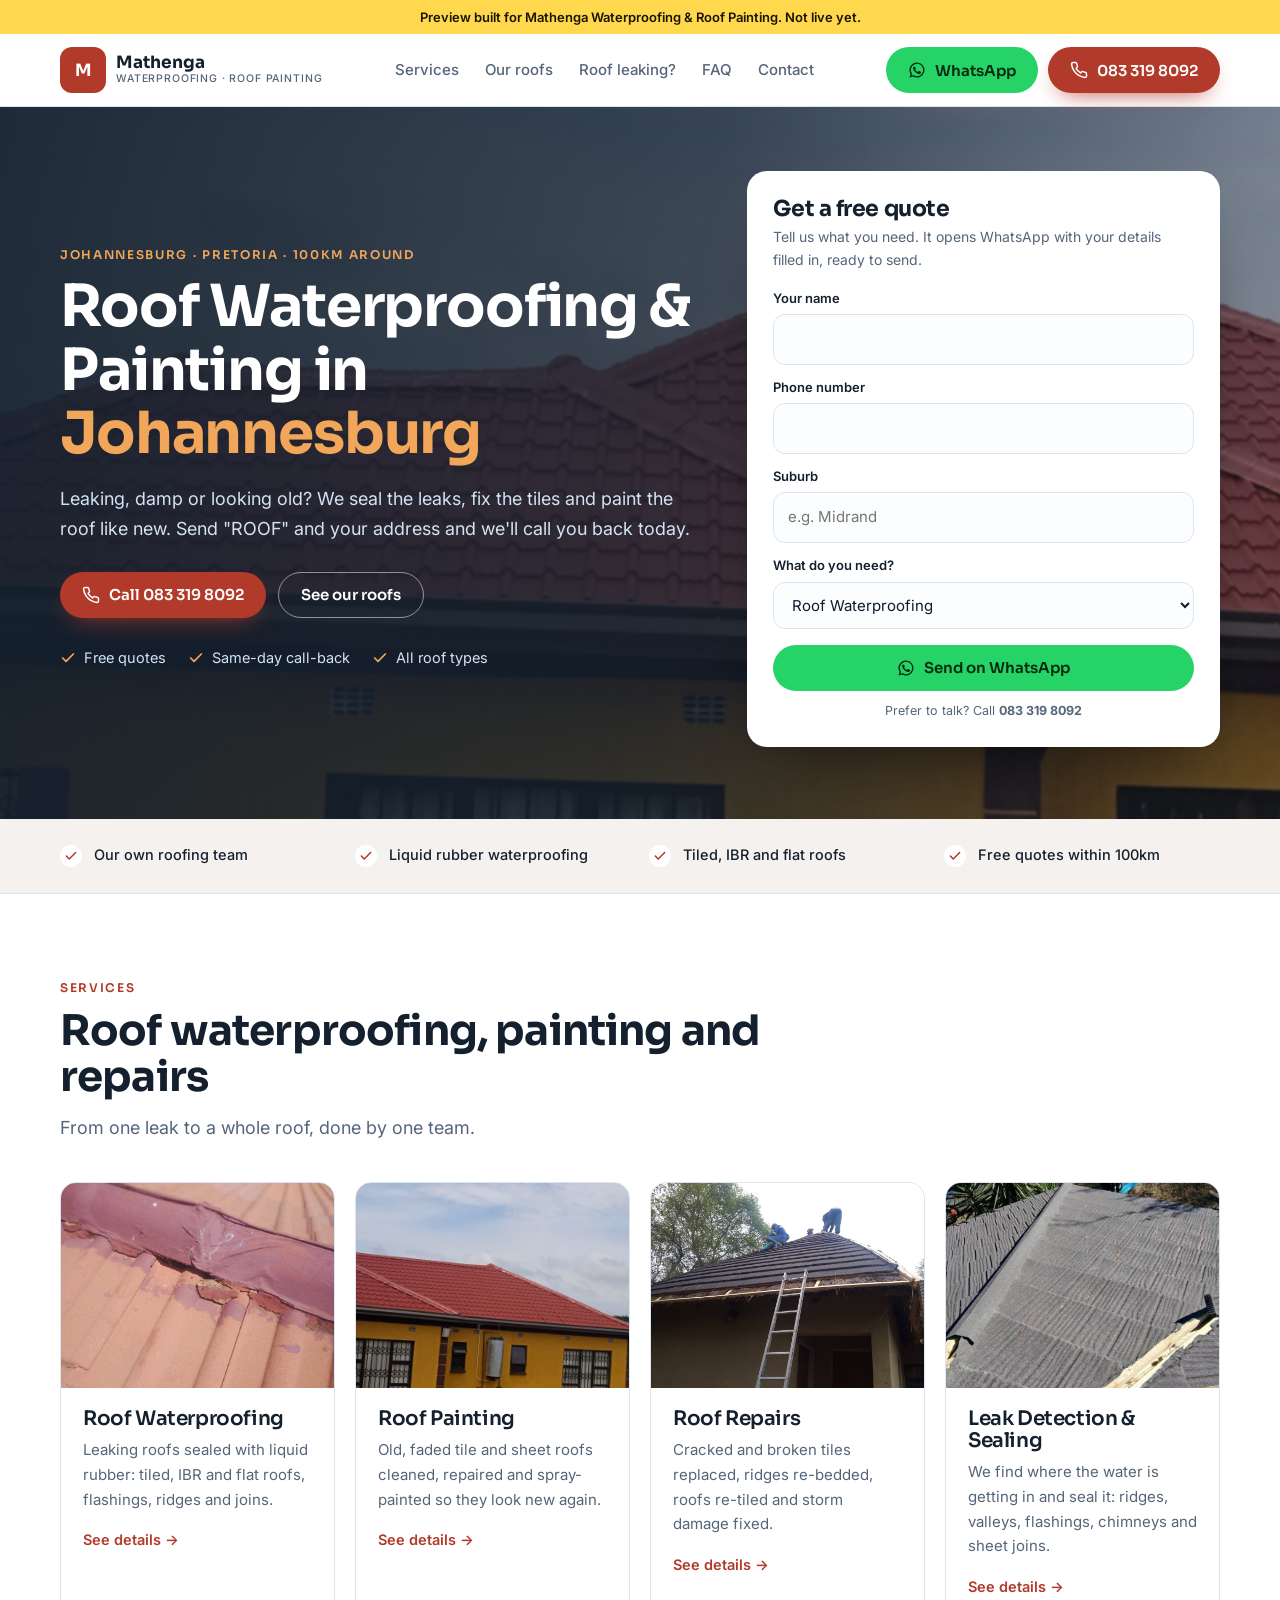
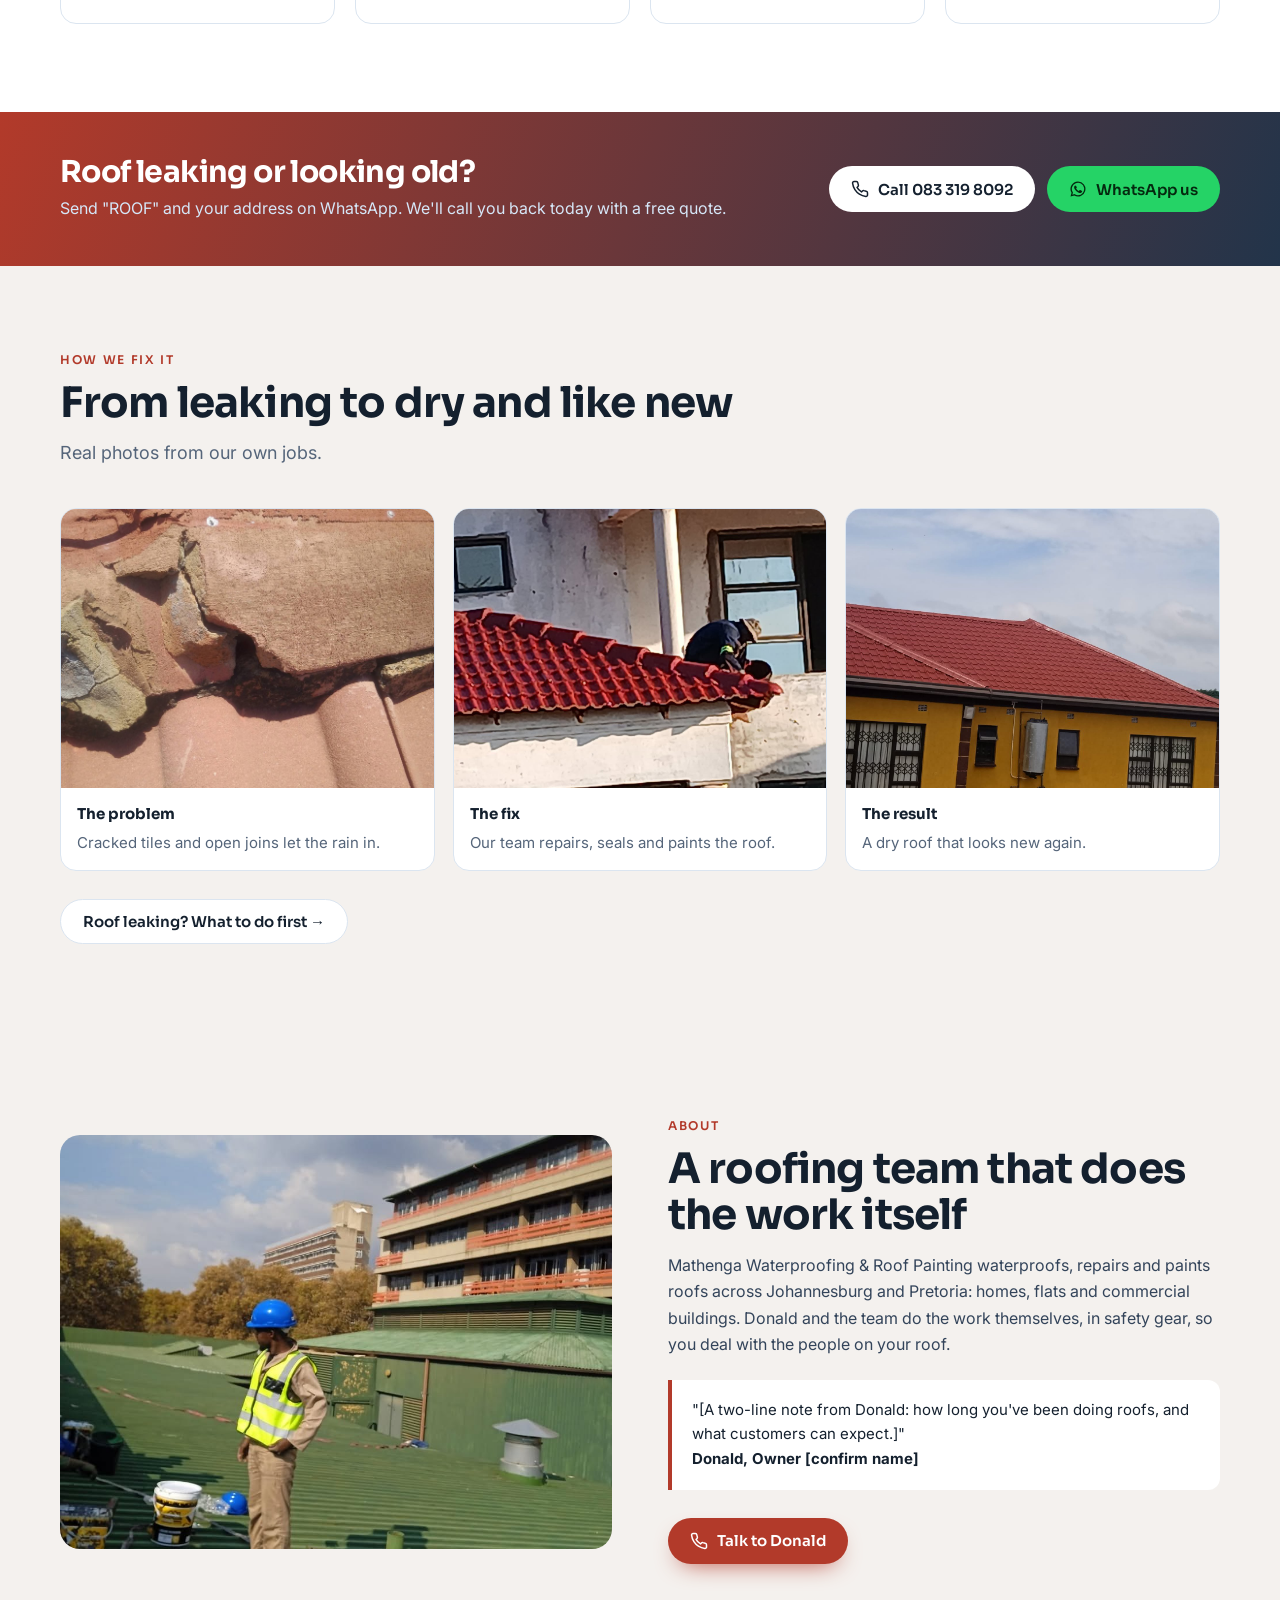
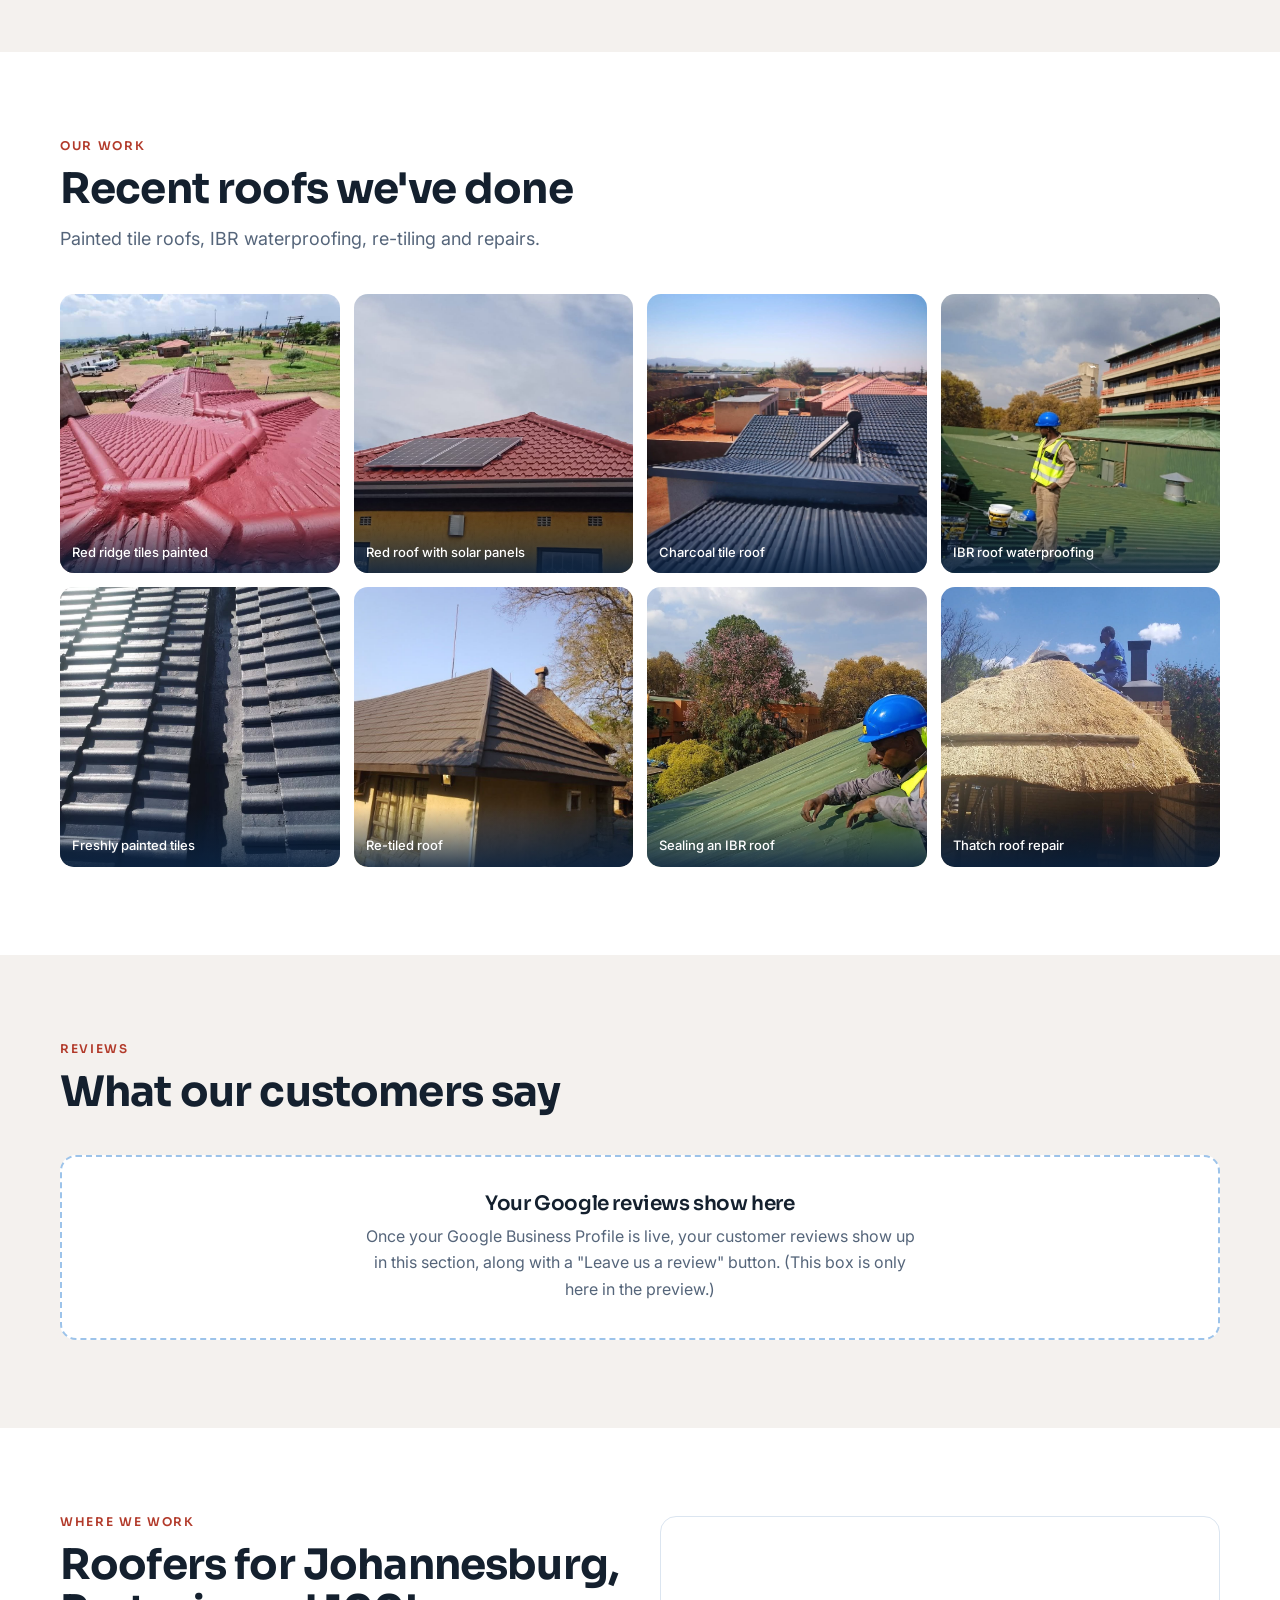
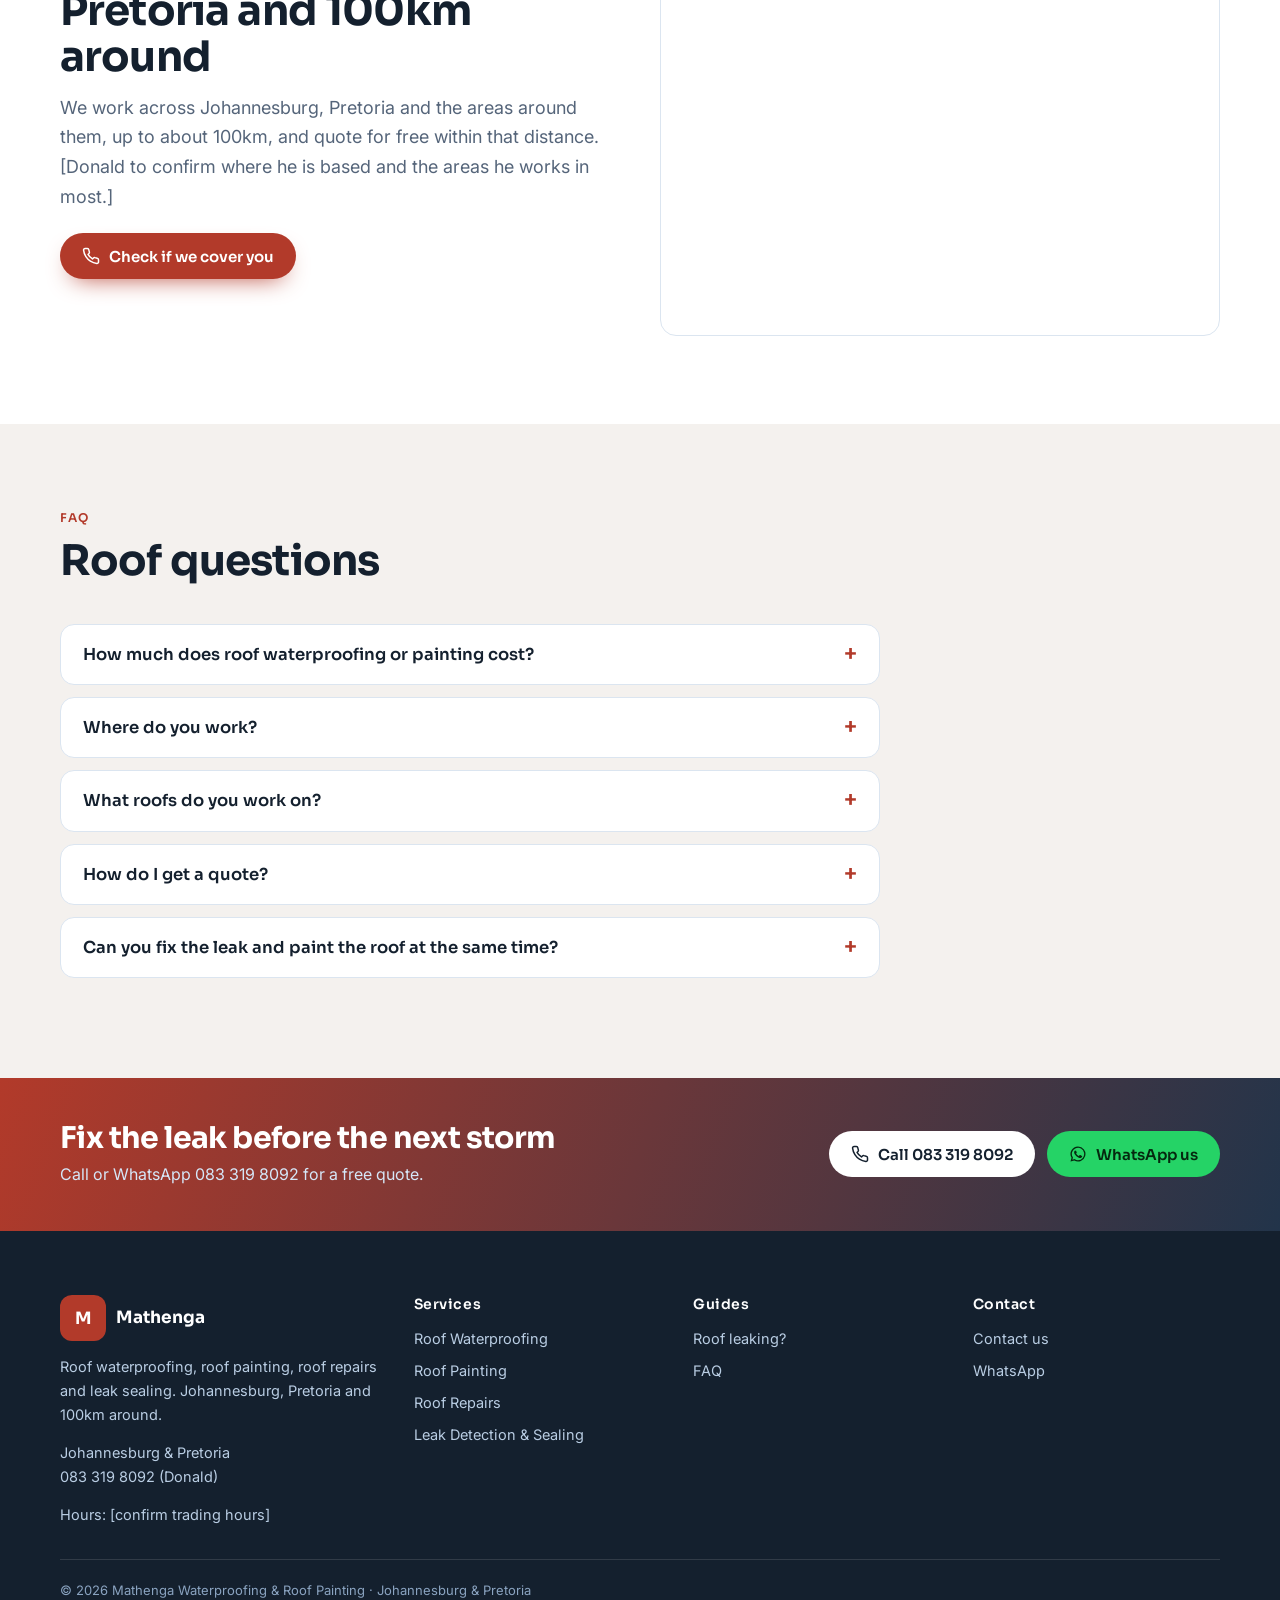
<file: index.html>
<!doctype html>
<html lang="en-ZA">
<head>
<meta charset="utf-8">
<meta name="viewport" content="width=device-width, initial-scale=1">
<!-- PREVIEW: remove noindex + the preview bar when Donald approves and the real domain is live -->
<meta name="robots" content="noindex, nofollow">
<title>Roof Waterproofing &amp; Roof Painting Johannesburg &amp; Pretoria | Mathenga Waterproofing &amp; Roof Painting</title>
<meta name="description" content="Leaking roof? Liquid rubber waterproofing, roof painting, roof repairs and leak sealing in Johannesburg, Pretoria and 100km around. Free quotes. Call 083 319 8092.">
<link rel="canonical" href="https://dannyschaffer.github.io/mathenga-roofing-preview/">
<meta property="og:type" content="website"><meta property="og:title" content="Roof Waterproofing &amp; Roof Painting Johannesburg &amp; Pretoria | Mathenga Waterproofing &amp; Roof Painting"><meta property="og:description" content="Leaking roof? Liquid rubber waterproofing, roof painting, roof repairs and leak sealing in Johannesburg, Pretoria and 100km around. Free quotes. Call 083 319 8092.">
<meta property="og:image" content="https://dannyschaffer.github.io/mathenga-roofing-preview/img/hero-roof-painting-johannesburg.jpg"><meta property="og:url" content="https://dannyschaffer.github.io/mathenga-roofing-preview/">
<link rel="preconnect" href="https://fonts.googleapis.com"><link rel="preconnect" href="https://fonts.gstatic.com" crossorigin><link href="https://fonts.googleapis.com/css2?family=Sora:wght@500;600;700&family=Inter:wght@400;500;600&display=swap" rel="stylesheet">
<link rel="stylesheet" href="styles.css?v=1795512666">
<script type="application/ld+json">{"@context": "https://schema.org", "@type": "HomeAndConstructionBusiness", "@id": "https://dannyschaffer.github.io/mathenga-roofing-preview/#business", "name": "Mathenga Waterproofing & Roof Painting", "description": "Roof waterproofing with liquid rubber, roof painting, roof repairs and leak detection and sealing in Johannesburg, Pretoria and 100km around.", "telephone": "+27833198092", "url": "https://dannyschaffer.github.io/mathenga-roofing-preview/", "image": "https://dannyschaffer.github.io/mathenga-roofing-preview/img/hero-roof-painting-johannesburg.jpg", "address": {"@type": "PostalAddress", "addressLocality": "Johannesburg", "addressRegion": "Gauteng", "addressCountry": "ZA"}, "areaServed": ["Johannesburg", "Pretoria", "Gauteng"]}</script><script type="application/ld+json">{"@context": "https://schema.org", "@type": "FAQPage", "mainEntity": [{"@type": "Question", "name": "How much does roof waterproofing or painting cost?", "acceptedAnswer": {"@type": "Answer", "text": "It depends on the size, type and condition of your roof. [Donald to confirm starting prices.] WhatsApp your address, area and roof measurements for a free quote."}}, {"@type": "Question", "name": "Where do you work?", "acceptedAnswer": {"@type": "Answer", "text": "Johannesburg, Pretoria and the areas around them, up to about 100km. Quotes within 100km are free."}}, {"@type": "Question", "name": "What roofs do you work on?", "acceptedAnswer": {"@type": "Answer", "text": "Tiled roofs, IBR and corrugated sheeting, and flat roofs. We also fix thatch roofs. [Donald to confirm.]"}}, {"@type": "Question", "name": "How do I get a quote?", "acceptedAnswer": {"@type": "Answer", "text": "Send \"ROOF\" and your address on WhatsApp to 083 319 8092 and we'll call you back today."}}, {"@type": "Question", "name": "Can you fix the leak and paint the roof at the same time?", "acceptedAnswer": {"@type": "Answer", "text": "Yes. We fix cracked tiles and seal leaks first, then paint, so the roof looks new and stays dry."}}]}</script>
</head>
<body>
<div class="preview">Preview built for Mathenga Waterproofing & Roof Painting. Not live yet.</div>
<header><div class="wrap nav">
<a class="brand" href="./"><span class="mono">M</span><span>Mathenga<small>Waterproofing · Roof Painting</small></span></a>
<nav class="nav-links"><a href="#services">Services</a><a href="#work">Our roofs</a><a href="roof-leaking-what-to-do/">Roof leaking?</a><a href="#faq">FAQ</a><a href="contact/">Contact</a></nav>
<div class="nav-cta"><a class="btn btn-wa" href="https://wa.me/27833198092?text=Hi%20Donald%2C%20ROOF.%20I%20would%20like%20a%20free%20roof%20quote.%20My%20address%20is%3A%20"><svg viewBox="0 0 24 24" fill="currentColor" aria-hidden="true"><path d="M12 2a10 10 0 0 0-8.6 15.1L2 22l5-1.3A10 10 0 1 0 12 2Zm0 18.2a8.2 8.2 0 0 1-4.2-1.2l-.3-.2-3 .8.8-2.9-.2-.3A8.2 8.2 0 1 1 12 20.2Zm4.5-6.1c-.2-.1-1.5-.7-1.7-.8s-.4-.1-.6.1-.7.8-.8 1-.3.2-.5.1a6.7 6.7 0 0 1-3.3-2.9c-.3-.4.3-.4.7-1.4a.5.5 0 0 0 0-.4l-.8-1.9c-.2-.5-.4-.4-.6-.4h-.5a1 1 0 0 0-.7.3 3 3 0 0 0-.9 2.2 5.2 5.2 0 0 0 1.1 2.7 11.8 11.8 0 0 0 4.5 4c1.7.7 2.3.8 3.2.6a2.7 2.7 0 0 0 1.8-1.2 2.2 2.2 0 0 0 .1-1.2c0-.1-.2-.2-.4-.3Z"/></svg><span>WhatsApp</span></a><a class="btn btn-blue" href="tel:+27833198092"><svg viewBox="0 0 24 24" fill="none" stroke="currentColor" stroke-width="2" stroke-linecap="round" stroke-linejoin="round" aria-hidden="true"><path d="M22 16.9v3a2 2 0 0 1-2.2 2 19.8 19.8 0 0 1-8.6-3.1 19.5 19.5 0 0 1-6-6A19.8 19.8 0 0 1 2.1 4.2 2 2 0 0 1 4.1 2h3a2 2 0 0 1 2 1.7c.1 1 .4 1.9.7 2.8a2 2 0 0 1-.5 2.1L8 9.9a16 16 0 0 0 6 6l1.3-1.3a2 2 0 0 1 2.1-.4c.9.3 1.8.6 2.8.7a2 2 0 0 1 1.8 2Z"/></svg><span>083 319 8092</span></a></div>
</div></header>

<section class="hero" style="--hero:url(img/hero-roof-painting-johannesburg.jpg)"><div class="hero-bg"></div><div class="wrap">
<div>
<span class="eyebrow" style="color:var(--aqua)">Johannesburg · Pretoria · 100km around</span>
<h1>Roof Waterproofing &amp; Painting in <em>Johannesburg</em></h1>
<p class="lead">Leaking, damp or looking old? We seal the leaks, fix the tiles and paint the roof like new. Send "ROOF" and your address and we'll call you back today.</p>
<div class="hero-ctas"><a class="btn btn-blue" href="tel:+27833198092"><svg viewBox="0 0 24 24" fill="none" stroke="currentColor" stroke-width="2" stroke-linecap="round" stroke-linejoin="round" aria-hidden="true"><path d="M22 16.9v3a2 2 0 0 1-2.2 2 19.8 19.8 0 0 1-8.6-3.1 19.5 19.5 0 0 1-6-6A19.8 19.8 0 0 1 2.1 4.2 2 2 0 0 1 4.1 2h3a2 2 0 0 1 2 1.7c.1 1 .4 1.9.7 2.8a2 2 0 0 1-.5 2.1L8 9.9a16 16 0 0 0 6 6l1.3-1.3a2 2 0 0 1 2.1-.4c.9.3 1.8.6 2.8.7a2 2 0 0 1 1.8 2Z"/></svg>Call 083 319 8092</a><a class="btn btn-line" href="#work">See our roofs</a></div>
<div class="hero-points"><span><svg viewBox="0 0 24 24" fill="none" stroke="currentColor" stroke-width="2.6" stroke-linecap="round" stroke-linejoin="round" aria-hidden="true"><path d="M20 6 9 17l-5-5"/></svg>Free quotes</span><span><svg viewBox="0 0 24 24" fill="none" stroke="currentColor" stroke-width="2.6" stroke-linecap="round" stroke-linejoin="round" aria-hidden="true"><path d="M20 6 9 17l-5-5"/></svg>Same-day call-back</span><span><svg viewBox="0 0 24 24" fill="none" stroke="currentColor" stroke-width="2.6" stroke-linecap="round" stroke-linejoin="round" aria-hidden="true"><path d="M20 6 9 17l-5-5"/></svg>All roof types</span></div>
</div>
<form class="card-form" data-wa>
<h2>Get a free quote</h2><p class="small">Tell us what you need. It opens WhatsApp with your details filled in, ready to send.</p>
<label class="field"><span>Your name</span><input name="name" required autocomplete="name"></label>
<label class="field"><span>Phone number</span><input name="phone" type="tel" required autocomplete="tel"></label>
<label class="field"><span>Suburb</span><input name="suburb" placeholder="e.g. Midrand"></label>
<label class="field"><span>What do you need?</span><select name="need"><option>Roof Waterproofing</option><option>Roof Painting</option><option>Roof Repairs</option><option>Leak Detection &amp; Sealing</option></select></label>
<button class="btn btn-wa" type="submit"><svg viewBox="0 0 24 24" fill="currentColor" aria-hidden="true"><path d="M12 2a10 10 0 0 0-8.6 15.1L2 22l5-1.3A10 10 0 1 0 12 2Zm0 18.2a8.2 8.2 0 0 1-4.2-1.2l-.3-.2-3 .8.8-2.9-.2-.3A8.2 8.2 0 1 1 12 20.2Zm4.5-6.1c-.2-.1-1.5-.7-1.7-.8s-.4-.1-.6.1-.7.8-.8 1-.3.2-.5.1a6.7 6.7 0 0 1-3.3-2.9c-.3-.4.3-.4.7-1.4a.5.5 0 0 0 0-.4l-.8-1.9c-.2-.5-.4-.4-.6-.4h-.5a1 1 0 0 0-.7.3 3 3 0 0 0-.9 2.2 5.2 5.2 0 0 0 1.1 2.7 11.8 11.8 0 0 0 4.5 4c1.7.7 2.3.8 3.2.6a2.7 2.7 0 0 0 1.8-1.2 2.2 2.2 0 0 0 .1-1.2c0-.1-.2-.2-.4-.3Z"/></svg>Send on WhatsApp</button>
<p class="form-note">Prefer to talk? Call <a href="tel:+27833198092"><b>083 319 8092</b></a></p>
</form>
</div></section>
<div class="trust"><div class="wrap">
<div><svg viewBox="0 0 24 24" fill="none" stroke="currentColor" stroke-width="2.6" stroke-linecap="round" stroke-linejoin="round" aria-hidden="true"><path d="M20 6 9 17l-5-5"/></svg><span>Our own roofing team</span></div>
<div><svg viewBox="0 0 24 24" fill="none" stroke="currentColor" stroke-width="2.6" stroke-linecap="round" stroke-linejoin="round" aria-hidden="true"><path d="M20 6 9 17l-5-5"/></svg><span>Liquid rubber waterproofing</span></div>
<div><svg viewBox="0 0 24 24" fill="none" stroke="currentColor" stroke-width="2.6" stroke-linecap="round" stroke-linejoin="round" aria-hidden="true"><path d="M20 6 9 17l-5-5"/></svg><span>Tiled, IBR and flat roofs</span></div>
<div><svg viewBox="0 0 24 24" fill="none" stroke="currentColor" stroke-width="2.6" stroke-linecap="round" stroke-linejoin="round" aria-hidden="true"><path d="M20 6 9 17l-5-5"/></svg><span>Free quotes within 100km</span></div>
</div></div>

<section id="services"><div class="wrap">
<div class="sec-head"><span class="eyebrow">Services</span><h2>Roof waterproofing, painting and repairs</h2><p class="lead">From one leak to a whole roof, done by one team.</p></div>
<div class="svc-grid"><a class="svc" href="services/roof-waterproofing/"><img src="img/roof-waterproofing-sealed.jpg" alt="Roof flashing sealed with liquid rubber waterproofing by Mathenga" loading="lazy"><div><h3>Roof Waterproofing</h3><p>Leaking roofs sealed with liquid rubber: tiled, IBR and flat roofs, flashings, ridges and joins.</p><span class="more">See details →</span></div></a><a class="svc" href="services/roof-painting/"><img src="img/roof-painting-red-tiles.jpg" alt="Red tile roof spray-painted by Mathenga" loading="lazy"><div><h3>Roof Painting</h3><p>Old, faded tile and sheet roofs cleaned, repaired and spray-painted so they look new again.</p><span class="more">See details →</span></div></a><a class="svc" href="services/roof-repairs/"><img src="img/roof-repairs-crew.jpg" alt="Mathenga team repairing a tiled roof" loading="lazy"><div><h3>Roof Repairs</h3><p>Cracked and broken tiles replaced, ridges re-bedded, roofs re-tiled and storm damage fixed.</p><span class="more">See details →</span></div></a><a class="svc" href="services/leak-detection-sealing/"><img src="img/roof-leak-sealing-ridge.jpg" alt="Mathenga sealing a roof ridge against leaks" loading="lazy"><div><h3>Leak Detection &amp; Sealing</h3><p>We find where the water is getting in and seal it: ridges, valleys, flashings, chimneys and sheet joins.</p><span class="more">See details →</span></div></a></div>
</div></section>

<div class="band"><div class="wrap"><div><h2>Roof leaking or looking old?</h2><p>Send &quot;ROOF&quot; and your address on WhatsApp. We&#x27;ll call you back today with a free quote.</p></div>
<div class="ctas"><a class="btn btn-white" href="tel:+27833198092"><svg viewBox="0 0 24 24" fill="none" stroke="currentColor" stroke-width="2" stroke-linecap="round" stroke-linejoin="round" aria-hidden="true"><path d="M22 16.9v3a2 2 0 0 1-2.2 2 19.8 19.8 0 0 1-8.6-3.1 19.5 19.5 0 0 1-6-6A19.8 19.8 0 0 1 2.1 4.2 2 2 0 0 1 4.1 2h3a2 2 0 0 1 2 1.7c.1 1 .4 1.9.7 2.8a2 2 0 0 1-.5 2.1L8 9.9a16 16 0 0 0 6 6l1.3-1.3a2 2 0 0 1 2.1-.4c.9.3 1.8.6 2.8.7a2 2 0 0 1 1.8 2Z"/></svg>Call 083 319 8092</a><a class="btn btn-wa" href="https://wa.me/27833198092?text=Hi%20Donald%2C%20ROOF.%20I%20would%20like%20a%20free%20roof%20quote.%20My%20address%20is%3A%20"><svg viewBox="0 0 24 24" fill="currentColor" aria-hidden="true"><path d="M12 2a10 10 0 0 0-8.6 15.1L2 22l5-1.3A10 10 0 1 0 12 2Zm0 18.2a8.2 8.2 0 0 1-4.2-1.2l-.3-.2-3 .8.8-2.9-.2-.3A8.2 8.2 0 1 1 12 20.2Zm4.5-6.1c-.2-.1-1.5-.7-1.7-.8s-.4-.1-.6.1-.7.8-.8 1-.3.2-.5.1a6.7 6.7 0 0 1-3.3-2.9c-.3-.4.3-.4.7-1.4a.5.5 0 0 0 0-.4l-.8-1.9c-.2-.5-.4-.4-.6-.4h-.5a1 1 0 0 0-.7.3 3 3 0 0 0-.9 2.2 5.2 5.2 0 0 0 1.1 2.7 11.8 11.8 0 0 0 4.5 4c1.7.7 2.3.8 3.2.6a2.7 2.7 0 0 0 1.8-1.2 2.2 2.2 0 0 0 .1-1.2c0-.1-.2-.2-.4-.3Z"/></svg>WhatsApp us</a></div></div></div>

<section style="background:var(--sky)"><div class="wrap">
<div class="sec-head"><span class="eyebrow">How we fix it</span><h2>From leaking to dry and like new</h2><p class="lead">Real photos from our own jobs.</p></div>
<div class="stages"><figure><img src="img/cracked-roof-tile.jpg" alt="The problem: Mathenga roofing" loading="lazy"><figcaption><b>The problem</b>Cracked tiles and open joins let the rain in.</figcaption></figure><figure><img src="img/roof-painting-in-progress.jpg" alt="The fix: Mathenga roofing" loading="lazy"><figcaption><b>The fix</b>Our team repairs, seals and paints the roof.</figcaption></figure><figure><img src="img/roof-painting-red-tiles.jpg" alt="The result: Mathenga roofing" loading="lazy"><figcaption><b>The result</b>A dry roof that looks new again.</figcaption></figure></div>
<div class="hero-ctas"><a class="btn btn-outline" href="roof-leaking-what-to-do/">Roof leaking? What to do first →</a></div>
</div></section>

<section class="about"><div class="wrap">
<img src="img/ibr-roof-waterproofing-crew.jpg" alt="Mathenga team in safety gear waterproofing an IBR roof" loading="lazy">
<div><span class="eyebrow">About</span><h2>A roofing team that does the work itself</h2>
<p>Mathenga Waterproofing & Roof Painting waterproofs, repairs and paints roofs across Johannesburg and Pretoria: homes, flats and commercial buildings. Donald and the team do the work themselves, in safety gear, so you deal with the people on your roof.</p>
<div class="owner">"[A two-line note from Donald: how long you've been doing roofs, and what customers can expect.]"<br><b>Donald, Owner [confirm name]</b></div>
<div class="hero-ctas"><a class="btn btn-blue" href="tel:+27833198092"><svg viewBox="0 0 24 24" fill="none" stroke="currentColor" stroke-width="2" stroke-linecap="round" stroke-linejoin="round" aria-hidden="true"><path d="M22 16.9v3a2 2 0 0 1-2.2 2 19.8 19.8 0 0 1-8.6-3.1 19.5 19.5 0 0 1-6-6A19.8 19.8 0 0 1 2.1 4.2 2 2 0 0 1 4.1 2h3a2 2 0 0 1 2 1.7c.1 1 .4 1.9.7 2.8a2 2 0 0 1-.5 2.1L8 9.9a16 16 0 0 0 6 6l1.3-1.3a2 2 0 0 1 2.1-.4c.9.3 1.8.6 2.8.7a2 2 0 0 1 1.8 2Z"/></svg>Talk to Donald</a></div>
</div></div></section>

<section id="work"><div class="wrap">
<div class="sec-head"><span class="eyebrow">Our work</span><h2>Recent roofs we've done</h2><p class="lead">Painted tile roofs, IBR waterproofing, re-tiling and repairs.</p></div>
<div class="gallery"><figure><img src="img/painted-ridge-tiles.jpg" alt="Red ridge tiles painted by Mathenga Waterproofing & Roof Painting" loading="lazy"><figcaption>Red ridge tiles painted</figcaption></figure><figure><img src="img/red-roof-solar.jpg" alt="Red roof with solar panels by Mathenga Waterproofing & Roof Painting" loading="lazy"><figcaption>Red roof with solar panels</figcaption></figure><figure><img src="img/hero-tall.jpg" alt="Charcoal tile roof by Mathenga Waterproofing & Roof Painting" loading="lazy"><figcaption>Charcoal tile roof</figcaption></figure><figure><img src="img/ibr-roof-waterproofing-crew.jpg" alt="IBR roof waterproofing by Mathenga Waterproofing & Roof Painting" loading="lazy"><figcaption>IBR roof waterproofing</figcaption></figure><figure><img src="img/charcoal-tile-roof.jpg" alt="Freshly painted tiles by Mathenga Waterproofing & Roof Painting" loading="lazy"><figcaption>Freshly painted tiles</figcaption></figure><figure><img src="img/re-tiled-roof.jpg" alt="Re-tiled roof by Mathenga Waterproofing & Roof Painting" loading="lazy"><figcaption>Re-tiled roof</figcaption></figure><figure><img src="img/ibr-roof-sealing.jpg" alt="Sealing an IBR roof by Mathenga Waterproofing & Roof Painting" loading="lazy"><figcaption>Sealing an IBR roof</figcaption></figure><figure><img src="img/thatch-roof-repair.jpg" alt="Thatch roof repair by Mathenga Waterproofing & Roof Painting" loading="lazy"><figcaption>Thatch roof repair</figcaption></figure></div>
</div></section>

<section class="reviews" id="reviews"><div class="wrap">
<div class="sec-head"><span class="eyebrow">Reviews</span><h2>What our customers say</h2></div>
<div class="review-slot"><h3>Your Google reviews show here</h3><p>Once your Google Business Profile is live, your customer reviews show up in this section, along with a "Leave us a review" button. (This box is only here in the preview.)</p></div>
</div></section>

<section class="area" id="areas" style="background:#fff"><div class="wrap">
<div><span class="eyebrow">Where we work</span><h2>Roofers for Johannesburg, Pretoria and 100km around</h2>
<p class="lead" style="margin-top:12px">We work across Johannesburg, Pretoria and the areas around them, up to about 100km, and quote for free within that distance. [Donald to confirm where he is based and the areas he works in most.]</p>
<a class="btn btn-blue" style="margin-top:22px" href="tel:+27833198092"><svg viewBox="0 0 24 24" fill="none" stroke="currentColor" stroke-width="2" stroke-linecap="round" stroke-linejoin="round" aria-hidden="true"><path d="M22 16.9v3a2 2 0 0 1-2.2 2 19.8 19.8 0 0 1-8.6-3.1 19.5 19.5 0 0 1-6-6A19.8 19.8 0 0 1 2.1 4.2 2 2 0 0 1 4.1 2h3a2 2 0 0 1 2 1.7c.1 1 .4 1.9.7 2.8a2 2 0 0 1-.5 2.1L8 9.9a16 16 0 0 0 6 6l1.3-1.3a2 2 0 0 1 2.1-.4c.9.3 1.8.6 2.8.7a2 2 0 0 1 1.8 2Z"/></svg>Check if we cover you</a></div>
<div class="map"><iframe loading="lazy" title="Map of Johannesburg and Pretoria" src="https://maps.google.com/maps?q=-25.99,28.13&z=10&output=embed"></iframe></div>
</div></section>

<section class="faq" id="faq"><div class="wrap">
<div class="sec-head"><span class="eyebrow">FAQ</span><h2>Roof questions</h2></div>
<div class="faq-list"><details><summary>How much does roof waterproofing or painting cost?</summary><p>It depends on the size, type and condition of your roof. [Donald to confirm starting prices.] WhatsApp your address, area and roof measurements for a free quote.</p></details><details><summary>Where do you work?</summary><p>Johannesburg, Pretoria and the areas around them, up to about 100km. Quotes within 100km are free.</p></details><details><summary>What roofs do you work on?</summary><p>Tiled roofs, IBR and corrugated sheeting, and flat roofs. We also fix thatch roofs. [Donald to confirm.]</p></details><details><summary>How do I get a quote?</summary><p>Send &quot;ROOF&quot; and your address on WhatsApp to 083 319 8092 and we&#x27;ll call you back today.</p></details><details><summary>Can you fix the leak and paint the roof at the same time?</summary><p>Yes. We fix cracked tiles and seal leaks first, then paint, so the roof looks new and stays dry.</p></details></div>
</div></section>

<div class="band"><div class="wrap"><div><h2>Fix the leak before the next storm</h2><p>Call or WhatsApp 083 319 8092 for a free quote.</p></div>
<div class="ctas"><a class="btn btn-white" href="tel:+27833198092"><svg viewBox="0 0 24 24" fill="none" stroke="currentColor" stroke-width="2" stroke-linecap="round" stroke-linejoin="round" aria-hidden="true"><path d="M22 16.9v3a2 2 0 0 1-2.2 2 19.8 19.8 0 0 1-8.6-3.1 19.5 19.5 0 0 1-6-6A19.8 19.8 0 0 1 2.1 4.2 2 2 0 0 1 4.1 2h3a2 2 0 0 1 2 1.7c.1 1 .4 1.9.7 2.8a2 2 0 0 1-.5 2.1L8 9.9a16 16 0 0 0 6 6l1.3-1.3a2 2 0 0 1 2.1-.4c.9.3 1.8.6 2.8.7a2 2 0 0 1 1.8 2Z"/></svg>Call 083 319 8092</a><a class="btn btn-wa" href="https://wa.me/27833198092?text=Hi%20Donald%2C%20ROOF.%20I%20would%20like%20a%20free%20roof%20quote.%20My%20address%20is%3A%20"><svg viewBox="0 0 24 24" fill="currentColor" aria-hidden="true"><path d="M12 2a10 10 0 0 0-8.6 15.1L2 22l5-1.3A10 10 0 1 0 12 2Zm0 18.2a8.2 8.2 0 0 1-4.2-1.2l-.3-.2-3 .8.8-2.9-.2-.3A8.2 8.2 0 1 1 12 20.2Zm4.5-6.1c-.2-.1-1.5-.7-1.7-.8s-.4-.1-.6.1-.7.8-.8 1-.3.2-.5.1a6.7 6.7 0 0 1-3.3-2.9c-.3-.4.3-.4.7-1.4a.5.5 0 0 0 0-.4l-.8-1.9c-.2-.5-.4-.4-.6-.4h-.5a1 1 0 0 0-.7.3 3 3 0 0 0-.9 2.2 5.2 5.2 0 0 0 1.1 2.7 11.8 11.8 0 0 0 4.5 4c1.7.7 2.3.8 3.2.6a2.7 2.7 0 0 0 1.8-1.2 2.2 2.2 0 0 0 .1-1.2c0-.1-.2-.2-.4-.3Z"/></svg>WhatsApp us</a></div></div></div>
<footer><div class="wrap">
<div><a class="brand" href="./"><span class="mono">M</span><span>Mathenga</span></a>
<p style="margin-top:12px">Roof waterproofing, roof painting, roof repairs and leak sealing. Johannesburg, Pretoria and 100km around.</p>
<p style="margin-top:14px">Johannesburg &amp; Pretoria<br><a href="tel:+27833198092">083 319 8092</a> (Donald)</p>
<p style="margin-top:14px">Hours: [confirm trading hours]</p></div>
<div><h4>Services</h4><ul><li><a href="services/roof-waterproofing/">Roof Waterproofing</a></li><li><a href="services/roof-painting/">Roof Painting</a></li><li><a href="services/roof-repairs/">Roof Repairs</a></li><li><a href="services/leak-detection-sealing/">Leak Detection &amp; Sealing</a></li></ul></div>
<div><h4>Guides</h4><ul><li><a href="roof-leaking-what-to-do/">Roof leaking?</a></li><li><a href="#faq">FAQ</a></li></ul></div>
<div><h4>Contact</h4><ul><li><a href="contact/">Contact us</a></li><li><a href="https://wa.me/27833198092?text=Hi%20Donald%2C%20ROOF.%20I%20would%20like%20a%20free%20roof%20quote.%20My%20address%20is%3A%20">WhatsApp</a></li></ul></div>
<div class="legal">© 2026 Mathenga Waterproofing & Roof Painting · Johannesburg &amp; Pretoria</div>
</div></footer>
<div class="mbar"><a class="btn btn-blue" href="tel:+27833198092"><svg viewBox="0 0 24 24" fill="none" stroke="currentColor" stroke-width="2" stroke-linecap="round" stroke-linejoin="round" aria-hidden="true"><path d="M22 16.9v3a2 2 0 0 1-2.2 2 19.8 19.8 0 0 1-8.6-3.1 19.5 19.5 0 0 1-6-6A19.8 19.8 0 0 1 2.1 4.2 2 2 0 0 1 4.1 2h3a2 2 0 0 1 2 1.7c.1 1 .4 1.9.7 2.8a2 2 0 0 1-.5 2.1L8 9.9a16 16 0 0 0 6 6l1.3-1.3a2 2 0 0 1 2.1-.4c.9.3 1.8.6 2.8.7a2 2 0 0 1 1.8 2Z"/></svg>Call now</a><a class="btn btn-wa" href="https://wa.me/27833198092?text=Hi%20Donald%2C%20ROOF.%20I%20would%20like%20a%20free%20roof%20quote.%20My%20address%20is%3A%20"><svg viewBox="0 0 24 24" fill="currentColor" aria-hidden="true"><path d="M12 2a10 10 0 0 0-8.6 15.1L2 22l5-1.3A10 10 0 1 0 12 2Zm0 18.2a8.2 8.2 0 0 1-4.2-1.2l-.3-.2-3 .8.8-2.9-.2-.3A8.2 8.2 0 1 1 12 20.2Zm4.5-6.1c-.2-.1-1.5-.7-1.7-.8s-.4-.1-.6.1-.7.8-.8 1-.3.2-.5.1a6.7 6.7 0 0 1-3.3-2.9c-.3-.4.3-.4.7-1.4a.5.5 0 0 0 0-.4l-.8-1.9c-.2-.5-.4-.4-.6-.4h-.5a1 1 0 0 0-.7.3 3 3 0 0 0-.9 2.2 5.2 5.2 0 0 0 1.1 2.7 11.8 11.8 0 0 0 4.5 4c1.7.7 2.3.8 3.2.6a2.7 2.7 0 0 0 1.8-1.2 2.2 2.2 0 0 0 .1-1.2c0-.1-.2-.2-.4-.3Z"/></svg>WhatsApp</a></div>
<script>
document.querySelectorAll('form[data-wa]').forEach(f=>f.addEventListener('submit',ev=>{ev.preventDefault();const d=new FormData(f);
const msg=`Hi Donald, ROOF. I'd like a free quote.%0AName: ${d.get('name')||''}%0APhone: ${d.get('phone')||''}%0ASuburb: ${d.get('suburb')||''}%0ANeed: ${d.get('need')||''}`;
window.open('https://wa.me/27833198092?text='+msg.replace(/ /g,'%20'),'_blank');}));
</script>
</body></html>
</file>
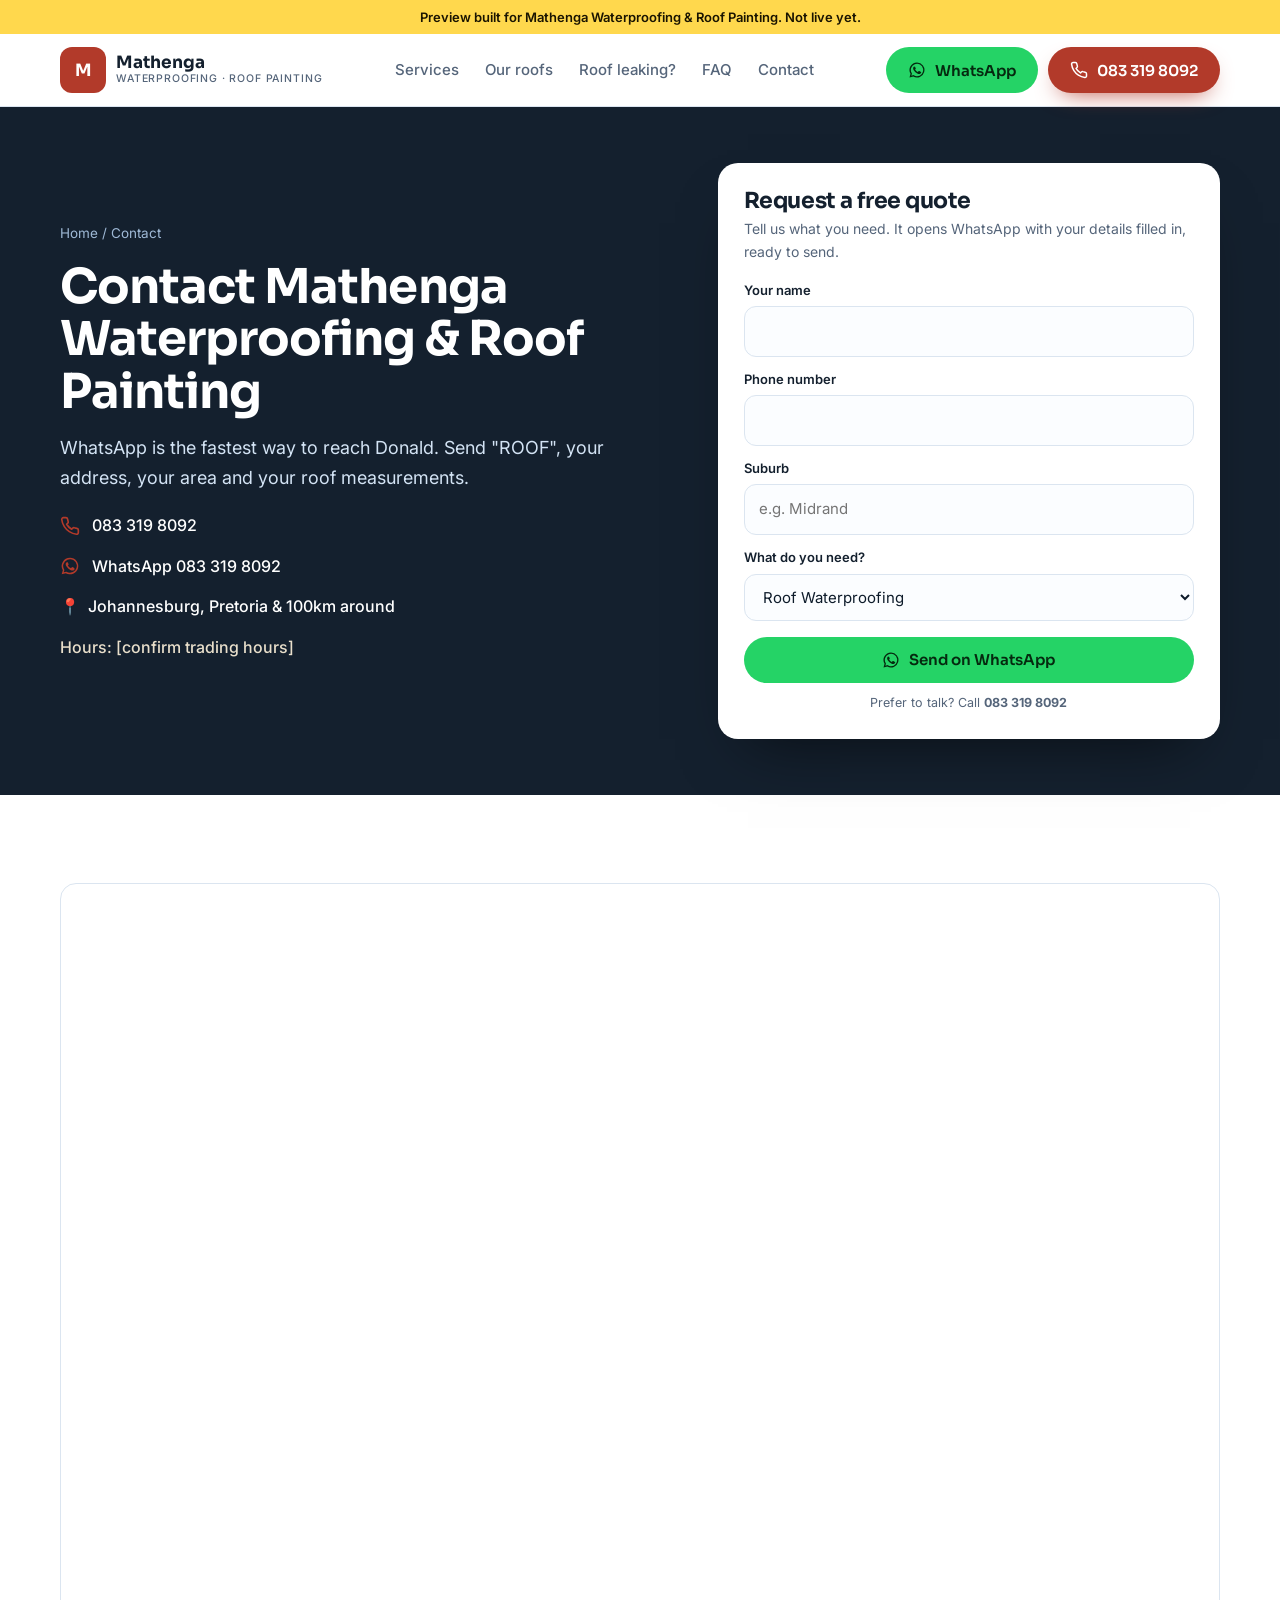
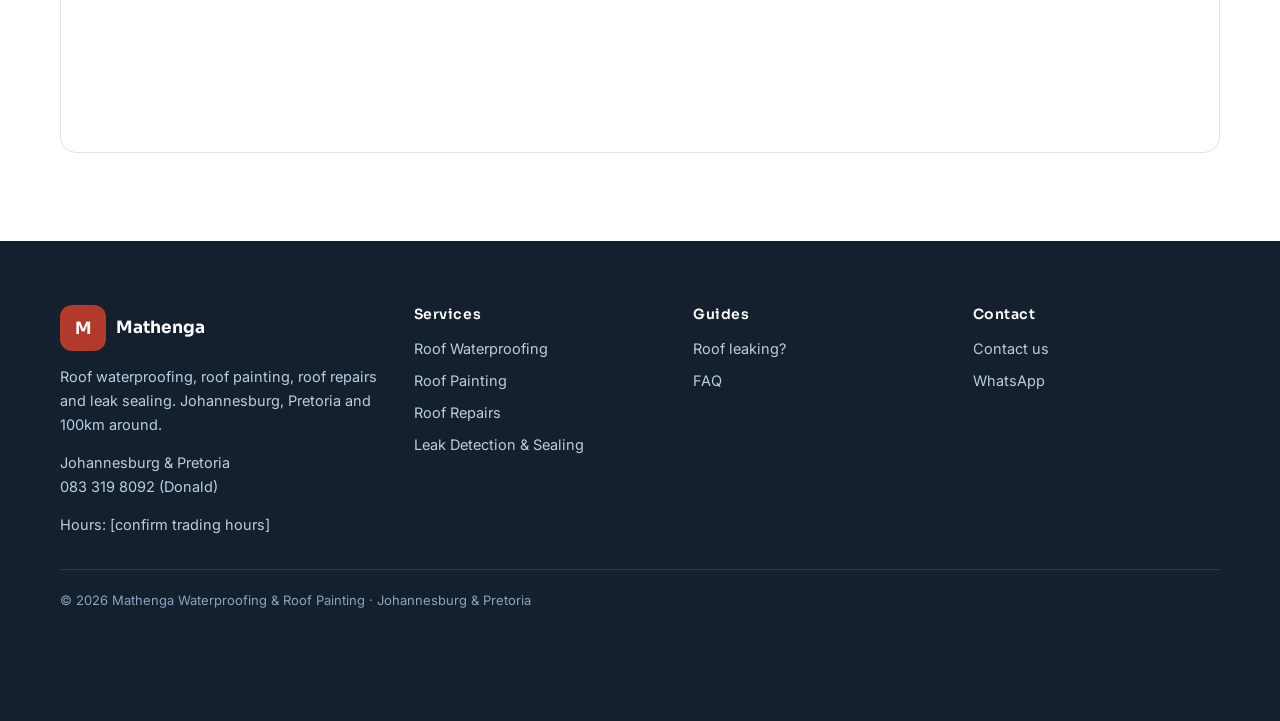
<file: contact/index.html>
<!doctype html>
<html lang="en-ZA">
<head>
<meta charset="utf-8">
<meta name="viewport" content="width=device-width, initial-scale=1">
<!-- PREVIEW: remove noindex + the preview bar when Donald approves and the real domain is live -->
<meta name="robots" content="noindex, nofollow">
<title>Contact Mathenga Waterproofing &amp; Roof Painting | Johannesburg &amp; Pretoria | 083 319 8092</title>
<meta name="description" content="Call or WhatsApp Donald at Mathenga Waterproofing &amp; Roof Painting on 083 319 8092 for a free roof waterproofing, painting or repair quote in Johannesburg and Pretoria.">
<link rel="canonical" href="https://dannyschaffer.github.io/mathenga-roofing-preview/contact/">
<meta property="og:type" content="website"><meta property="og:title" content="Contact Mathenga Waterproofing &amp; Roof Painting | Johannesburg &amp; Pretoria | 083 319 8092"><meta property="og:description" content="Call or WhatsApp Donald at Mathenga Waterproofing &amp; Roof Painting on 083 319 8092 for a free roof waterproofing, painting or repair quote in Johannesburg and Pretoria.">
<meta property="og:image" content="https://dannyschaffer.github.io/mathenga-roofing-preview/img/hero-roof-painting-johannesburg.jpg"><meta property="og:url" content="https://dannyschaffer.github.io/mathenga-roofing-preview/contact/">
<link rel="preconnect" href="https://fonts.googleapis.com"><link rel="preconnect" href="https://fonts.gstatic.com" crossorigin><link href="https://fonts.googleapis.com/css2?family=Sora:wght@500;600;700&family=Inter:wght@400;500;600&display=swap" rel="stylesheet">
<link rel="stylesheet" href="../styles.css?v=1795512666">
<script type="application/ld+json">{"@context": "https://schema.org", "@type": "HomeAndConstructionBusiness", "@id": "https://dannyschaffer.github.io/mathenga-roofing-preview/#business", "name": "Mathenga Waterproofing & Roof Painting", "description": "Roof waterproofing with liquid rubber, roof painting, roof repairs and leak detection and sealing in Johannesburg, Pretoria and 100km around.", "telephone": "+27833198092", "url": "https://dannyschaffer.github.io/mathenga-roofing-preview/", "image": "https://dannyschaffer.github.io/mathenga-roofing-preview/img/hero-roof-painting-johannesburg.jpg", "address": {"@type": "PostalAddress", "addressLocality": "Johannesburg", "addressRegion": "Gauteng", "addressCountry": "ZA"}, "areaServed": ["Johannesburg", "Pretoria", "Gauteng"]}</script>
</head>
<body>
<div class="preview">Preview built for Mathenga Waterproofing & Roof Painting. Not live yet.</div>
<header><div class="wrap nav">
<a class="brand" href="../"><span class="mono">M</span><span>Mathenga<small>Waterproofing · Roof Painting</small></span></a>
<nav class="nav-links"><a href="../#services">Services</a><a href="../#work">Our roofs</a><a href="../roof-leaking-what-to-do/">Roof leaking?</a><a href="../#faq">FAQ</a><a href="../contact/">Contact</a></nav>
<div class="nav-cta"><a class="btn btn-wa" href="https://wa.me/27833198092?text=Hi%20Donald%2C%20ROOF.%20I%20would%20like%20a%20free%20roof%20quote.%20My%20address%20is%3A%20"><svg viewBox="0 0 24 24" fill="currentColor" aria-hidden="true"><path d="M12 2a10 10 0 0 0-8.6 15.1L2 22l5-1.3A10 10 0 1 0 12 2Zm0 18.2a8.2 8.2 0 0 1-4.2-1.2l-.3-.2-3 .8.8-2.9-.2-.3A8.2 8.2 0 1 1 12 20.2Zm4.5-6.1c-.2-.1-1.5-.7-1.7-.8s-.4-.1-.6.1-.7.8-.8 1-.3.2-.5.1a6.7 6.7 0 0 1-3.3-2.9c-.3-.4.3-.4.7-1.4a.5.5 0 0 0 0-.4l-.8-1.9c-.2-.5-.4-.4-.6-.4h-.5a1 1 0 0 0-.7.3 3 3 0 0 0-.9 2.2 5.2 5.2 0 0 0 1.1 2.7 11.8 11.8 0 0 0 4.5 4c1.7.7 2.3.8 3.2.6a2.7 2.7 0 0 0 1.8-1.2 2.2 2.2 0 0 0 .1-1.2c0-.1-.2-.2-.4-.3Z"/></svg><span>WhatsApp</span></a><a class="btn btn-blue" href="tel:+27833198092"><svg viewBox="0 0 24 24" fill="none" stroke="currentColor" stroke-width="2" stroke-linecap="round" stroke-linejoin="round" aria-hidden="true"><path d="M22 16.9v3a2 2 0 0 1-2.2 2 19.8 19.8 0 0 1-8.6-3.1 19.5 19.5 0 0 1-6-6A19.8 19.8 0 0 1 2.1 4.2 2 2 0 0 1 4.1 2h3a2 2 0 0 1 2 1.7c.1 1 .4 1.9.7 2.8a2 2 0 0 1-.5 2.1L8 9.9a16 16 0 0 0 6 6l1.3-1.3a2 2 0 0 1 2.1-.4c.9.3 1.8.6 2.8.7a2 2 0 0 1 1.8 2Z"/></svg><span>083 319 8092</span></a></div>
</div></header>

<section class="page-hero"><div class="wrap"><div><div class="crumbs"><a href="../">Home</a> / Contact</div>
<h1>Contact Mathenga Waterproofing & Roof Painting</h1><p class="lead">WhatsApp is the fastest way to reach Donald. Send "ROOF", your address, your area and your roof measurements.</p>
<div class="contact-lines">
<a href="tel:+27833198092" style="color:#fff"><svg viewBox="0 0 24 24" fill="none" stroke="currentColor" stroke-width="2" stroke-linecap="round" stroke-linejoin="round" aria-hidden="true"><path d="M22 16.9v3a2 2 0 0 1-2.2 2 19.8 19.8 0 0 1-8.6-3.1 19.5 19.5 0 0 1-6-6A19.8 19.8 0 0 1 2.1 4.2 2 2 0 0 1 4.1 2h3a2 2 0 0 1 2 1.7c.1 1 .4 1.9.7 2.8a2 2 0 0 1-.5 2.1L8 9.9a16 16 0 0 0 6 6l1.3-1.3a2 2 0 0 1 2.1-.4c.9.3 1.8.6 2.8.7a2 2 0 0 1 1.8 2Z"/></svg>083 319 8092</a>
<a href="https://wa.me/27833198092" style="color:#fff"><svg viewBox="0 0 24 24" fill="currentColor" aria-hidden="true"><path d="M12 2a10 10 0 0 0-8.6 15.1L2 22l5-1.3A10 10 0 1 0 12 2Zm0 18.2a8.2 8.2 0 0 1-4.2-1.2l-.3-.2-3 .8.8-2.9-.2-.3A8.2 8.2 0 1 1 12 20.2Zm4.5-6.1c-.2-.1-1.5-.7-1.7-.8s-.4-.1-.6.1-.7.8-.8 1-.3.2-.5.1a6.7 6.7 0 0 1-3.3-2.9c-.3-.4.3-.4.7-1.4a.5.5 0 0 0 0-.4l-.8-1.9c-.2-.5-.4-.4-.6-.4h-.5a1 1 0 0 0-.7.3 3 3 0 0 0-.9 2.2 5.2 5.2 0 0 0 1.1 2.7 11.8 11.8 0 0 0 4.5 4c1.7.7 2.3.8 3.2.6a2.7 2.7 0 0 0 1.8-1.2 2.2 2.2 0 0 0 .1-1.2c0-.1-.2-.2-.4-.3Z"/></svg>WhatsApp 083 319 8092</a>
<div style="color:#fff">📍&nbsp; Johannesburg, Pretoria &amp; 100km around</div>
<div style="color:#e9dfcb">Hours: [confirm trading hours]</div></div></div>
<form class="card-form" data-wa>
<h2>Request a free quote</h2><p class="small">Tell us what you need. It opens WhatsApp with your details filled in, ready to send.</p>
<label class="field"><span>Your name</span><input name="name" required autocomplete="name"></label>
<label class="field"><span>Phone number</span><input name="phone" type="tel" required autocomplete="tel"></label>
<label class="field"><span>Suburb</span><input name="suburb" placeholder="e.g. Midrand"></label>
<label class="field"><span>What do you need?</span><select name="need"><option>Roof Waterproofing</option><option>Roof Painting</option><option>Roof Repairs</option><option>Leak Detection &amp; Sealing</option></select></label>
<button class="btn btn-wa" type="submit"><svg viewBox="0 0 24 24" fill="currentColor" aria-hidden="true"><path d="M12 2a10 10 0 0 0-8.6 15.1L2 22l5-1.3A10 10 0 1 0 12 2Zm0 18.2a8.2 8.2 0 0 1-4.2-1.2l-.3-.2-3 .8.8-2.9-.2-.3A8.2 8.2 0 1 1 12 20.2Zm4.5-6.1c-.2-.1-1.5-.7-1.7-.8s-.4-.1-.6.1-.7.8-.8 1-.3.2-.5.1a6.7 6.7 0 0 1-3.3-2.9c-.3-.4.3-.4.7-1.4a.5.5 0 0 0 0-.4l-.8-1.9c-.2-.5-.4-.4-.6-.4h-.5a1 1 0 0 0-.7.3 3 3 0 0 0-.9 2.2 5.2 5.2 0 0 0 1.1 2.7 11.8 11.8 0 0 0 4.5 4c1.7.7 2.3.8 3.2.6a2.7 2.7 0 0 0 1.8-1.2 2.2 2.2 0 0 0 .1-1.2c0-.1-.2-.2-.4-.3Z"/></svg>Send on WhatsApp</button>
<p class="form-note">Prefer to talk? Call <a href="tel:+27833198092"><b>083 319 8092</b></a></p>
</form>
</div></section>
<section><div class="wrap"><div class="map"><iframe loading="lazy" title="Map of Johannesburg and Pretoria" src="https://maps.google.com/maps?q=-25.99,28.13&z=10&output=embed"></iframe></div></div></section>
<footer><div class="wrap">
<div><a class="brand" href="../"><span class="mono">M</span><span>Mathenga</span></a>
<p style="margin-top:12px">Roof waterproofing, roof painting, roof repairs and leak sealing. Johannesburg, Pretoria and 100km around.</p>
<p style="margin-top:14px">Johannesburg &amp; Pretoria<br><a href="tel:+27833198092">083 319 8092</a> (Donald)</p>
<p style="margin-top:14px">Hours: [confirm trading hours]</p></div>
<div><h4>Services</h4><ul><li><a href="../services/roof-waterproofing/">Roof Waterproofing</a></li><li><a href="../services/roof-painting/">Roof Painting</a></li><li><a href="../services/roof-repairs/">Roof Repairs</a></li><li><a href="../services/leak-detection-sealing/">Leak Detection &amp; Sealing</a></li></ul></div>
<div><h4>Guides</h4><ul><li><a href="../roof-leaking-what-to-do/">Roof leaking?</a></li><li><a href="../#faq">FAQ</a></li></ul></div>
<div><h4>Contact</h4><ul><li><a href="../contact/">Contact us</a></li><li><a href="https://wa.me/27833198092?text=Hi%20Donald%2C%20ROOF.%20I%20would%20like%20a%20free%20roof%20quote.%20My%20address%20is%3A%20">WhatsApp</a></li></ul></div>
<div class="legal">© 2026 Mathenga Waterproofing & Roof Painting · Johannesburg &amp; Pretoria</div>
</div></footer>
<div class="mbar"><a class="btn btn-blue" href="tel:+27833198092"><svg viewBox="0 0 24 24" fill="none" stroke="currentColor" stroke-width="2" stroke-linecap="round" stroke-linejoin="round" aria-hidden="true"><path d="M22 16.9v3a2 2 0 0 1-2.2 2 19.8 19.8 0 0 1-8.6-3.1 19.5 19.5 0 0 1-6-6A19.8 19.8 0 0 1 2.1 4.2 2 2 0 0 1 4.1 2h3a2 2 0 0 1 2 1.7c.1 1 .4 1.9.7 2.8a2 2 0 0 1-.5 2.1L8 9.9a16 16 0 0 0 6 6l1.3-1.3a2 2 0 0 1 2.1-.4c.9.3 1.8.6 2.8.7a2 2 0 0 1 1.8 2Z"/></svg>Call now</a><a class="btn btn-wa" href="https://wa.me/27833198092?text=Hi%20Donald%2C%20ROOF.%20I%20would%20like%20a%20free%20roof%20quote.%20My%20address%20is%3A%20"><svg viewBox="0 0 24 24" fill="currentColor" aria-hidden="true"><path d="M12 2a10 10 0 0 0-8.6 15.1L2 22l5-1.3A10 10 0 1 0 12 2Zm0 18.2a8.2 8.2 0 0 1-4.2-1.2l-.3-.2-3 .8.8-2.9-.2-.3A8.2 8.2 0 1 1 12 20.2Zm4.5-6.1c-.2-.1-1.5-.7-1.7-.8s-.4-.1-.6.1-.7.8-.8 1-.3.2-.5.1a6.7 6.7 0 0 1-3.3-2.9c-.3-.4.3-.4.7-1.4a.5.5 0 0 0 0-.4l-.8-1.9c-.2-.5-.4-.4-.6-.4h-.5a1 1 0 0 0-.7.3 3 3 0 0 0-.9 2.2 5.2 5.2 0 0 0 1.1 2.7 11.8 11.8 0 0 0 4.5 4c1.7.7 2.3.8 3.2.6a2.7 2.7 0 0 0 1.8-1.2 2.2 2.2 0 0 0 .1-1.2c0-.1-.2-.2-.4-.3Z"/></svg>WhatsApp</a></div>
<script>
document.querySelectorAll('form[data-wa]').forEach(f=>f.addEventListener('submit',ev=>{ev.preventDefault();const d=new FormData(f);
const msg=`Hi Donald, ROOF. I'd like a free quote.%0AName: ${d.get('name')||''}%0APhone: ${d.get('phone')||''}%0ASuburb: ${d.get('suburb')||''}%0ANeed: ${d.get('need')||''}`;
window.open('https://wa.me/27833198092?text='+msg.replace(/ /g,'%20'),'_blank');}));
</script>
</body></html>
</file>
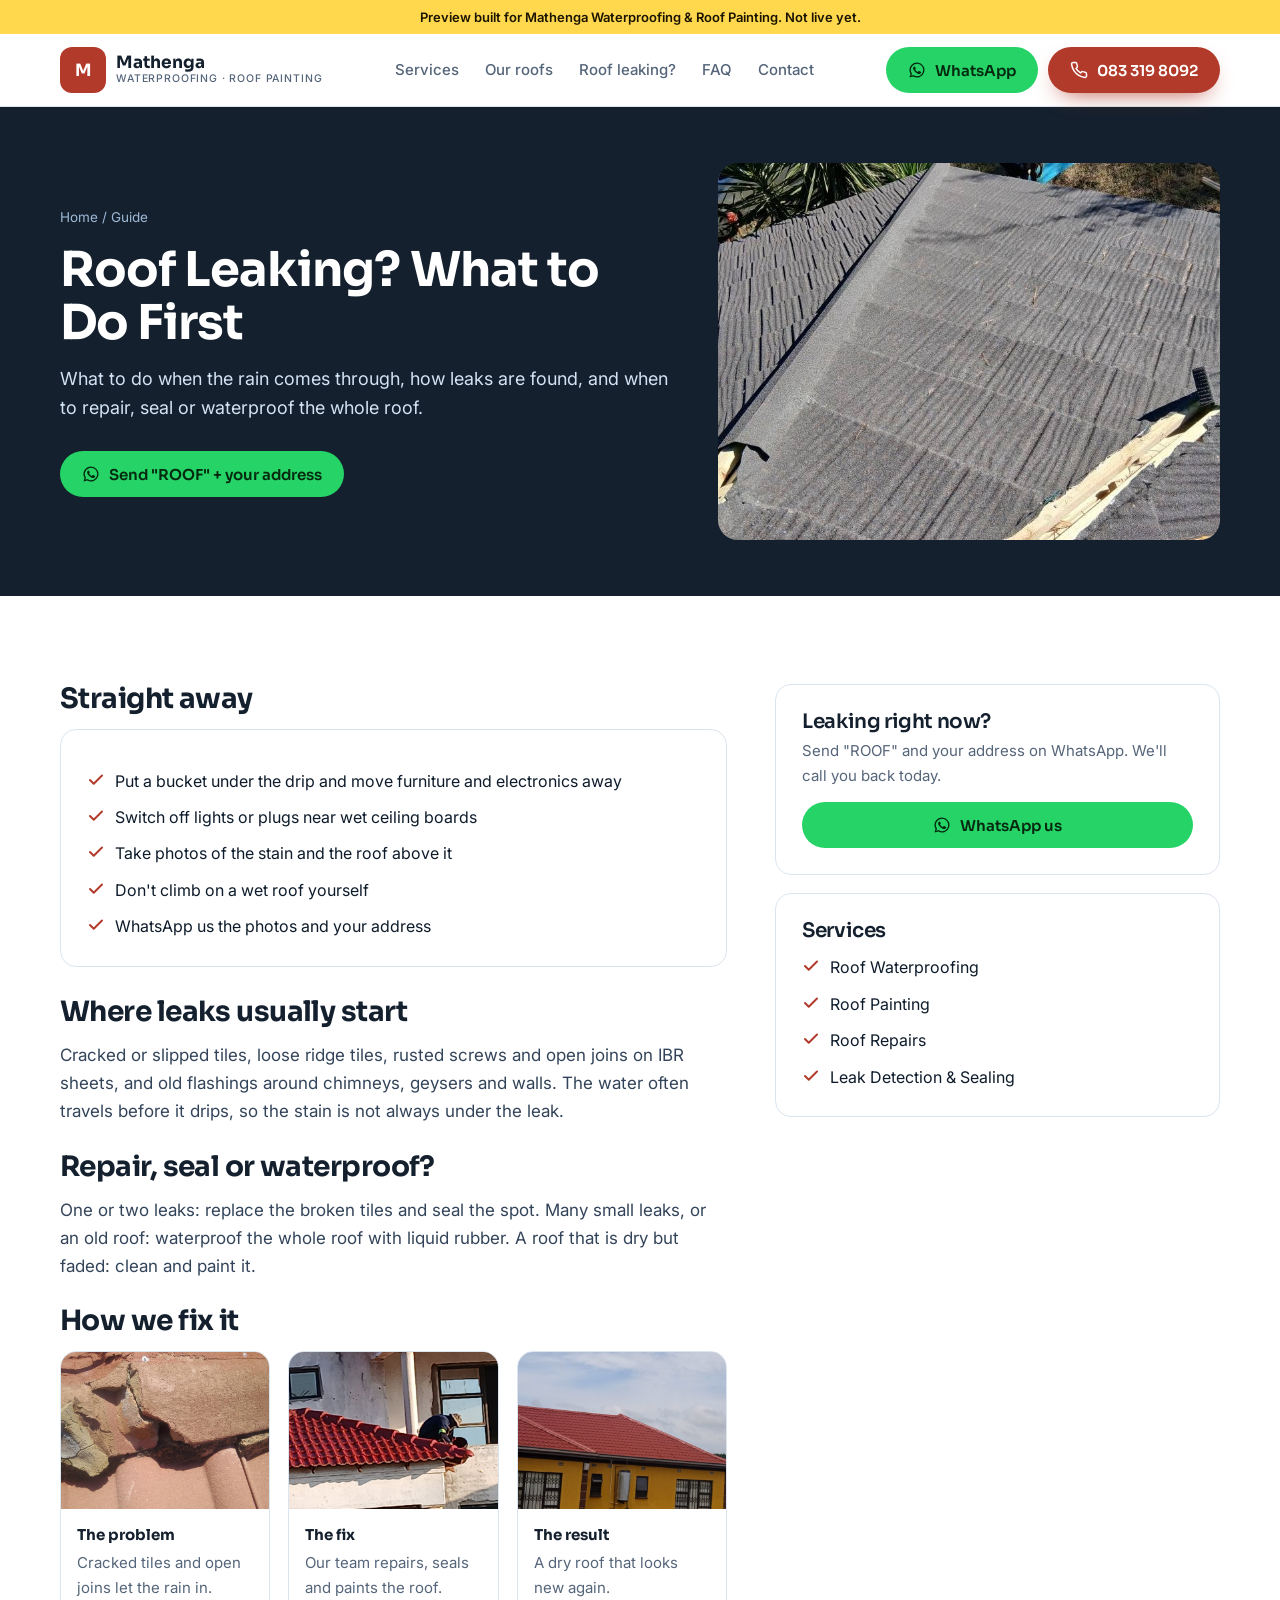
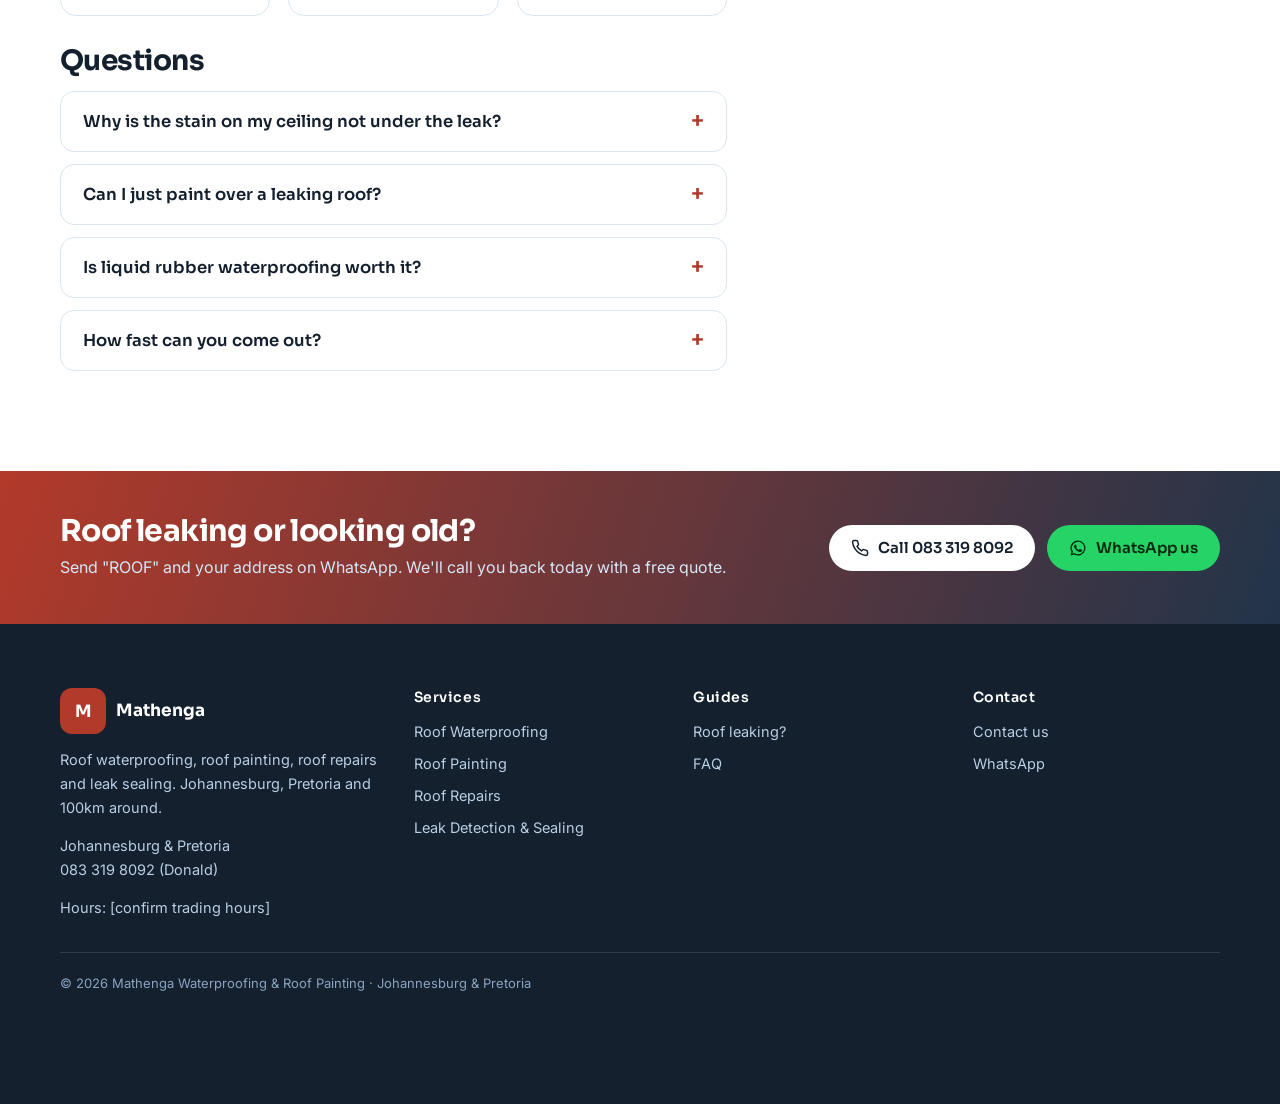
<file: roof-leaking-what-to-do/index.html>
<!doctype html>
<html lang="en-ZA">
<head>
<meta charset="utf-8">
<meta name="viewport" content="width=device-width, initial-scale=1">
<!-- PREVIEW: remove noindex + the preview bar when Donald approves and the real domain is live -->
<meta name="robots" content="noindex, nofollow">
<title>Roof Leaking? What to Do First | Mathenga Waterproofing &amp; Roof Painting</title>
<meta name="description" content="Roof leaking in the rain? What to do straight away, how to tell where the water gets in, and when to repair, seal or waterproof the whole roof. Johannesburg and Pretoria.">
<link rel="canonical" href="https://dannyschaffer.github.io/mathenga-roofing-preview/roof-leaking-what-to-do/">
<meta property="og:type" content="website"><meta property="og:title" content="Roof Leaking? What to Do First | Mathenga Waterproofing &amp; Roof Painting"><meta property="og:description" content="Roof leaking in the rain? What to do straight away, how to tell where the water gets in, and when to repair, seal or waterproof the whole roof. Johannesburg and Pretoria.">
<meta property="og:image" content="https://dannyschaffer.github.io/mathenga-roofing-preview/img/hero-roof-painting-johannesburg.jpg"><meta property="og:url" content="https://dannyschaffer.github.io/mathenga-roofing-preview/roof-leaking-what-to-do/">
<link rel="preconnect" href="https://fonts.googleapis.com"><link rel="preconnect" href="https://fonts.gstatic.com" crossorigin><link href="https://fonts.googleapis.com/css2?family=Sora:wght@500;600;700&family=Inter:wght@400;500;600&display=swap" rel="stylesheet">
<link rel="stylesheet" href="../styles.css?v=1795512666">
<script type="application/ld+json">{"@context": "https://schema.org", "@type": "HomeAndConstructionBusiness", "@id": "https://dannyschaffer.github.io/mathenga-roofing-preview/#business", "name": "Mathenga Waterproofing & Roof Painting", "description": "Roof waterproofing with liquid rubber, roof painting, roof repairs and leak detection and sealing in Johannesburg, Pretoria and 100km around.", "telephone": "+27833198092", "url": "https://dannyschaffer.github.io/mathenga-roofing-preview/", "image": "https://dannyschaffer.github.io/mathenga-roofing-preview/img/hero-roof-painting-johannesburg.jpg", "address": {"@type": "PostalAddress", "addressLocality": "Johannesburg", "addressRegion": "Gauteng", "addressCountry": "ZA"}, "areaServed": ["Johannesburg", "Pretoria", "Gauteng"]}</script><script type="application/ld+json">{"@context": "https://schema.org", "@type": "FAQPage", "mainEntity": [{"@type": "Question", "name": "Why is the stain on my ceiling not under the leak?", "acceptedAnswer": {"@type": "Answer", "text": "Water runs along the roof sheets, battens and ceiling boards before it drips, so the stain can be a metre or more from where the water gets in."}}, {"@type": "Question", "name": "Can I just paint over a leaking roof?", "acceptedAnswer": {"@type": "Answer", "text": "No. Paint on its own doesn't close cracks, open joins or broken tiles. Fix and seal the leaks first, then paint or waterproof the whole roof."}}, {"@type": "Question", "name": "Is liquid rubber waterproofing worth it?", "acceptedAnswer": {"@type": "Answer", "text": "On roofs with many small leaks, joins and old flashings, a liquid rubber coating seals the whole surface in one go instead of chasing leaks one by one. [Donald to confirm how long it lasts.]"}}, {"@type": "Question", "name": "How fast can you come out?", "acceptedAnswer": {"@type": "Answer", "text": "Send \"ROOF\" and your address on WhatsApp to 083 319 8092 and we'll call you back today. [Donald to confirm response time.]"}}]}</script>
</head>
<body>
<div class="preview">Preview built for Mathenga Waterproofing & Roof Painting. Not live yet.</div>
<header><div class="wrap nav">
<a class="brand" href="../"><span class="mono">M</span><span>Mathenga<small>Waterproofing · Roof Painting</small></span></a>
<nav class="nav-links"><a href="../#services">Services</a><a href="../#work">Our roofs</a><a href="../roof-leaking-what-to-do/">Roof leaking?</a><a href="../#faq">FAQ</a><a href="../contact/">Contact</a></nav>
<div class="nav-cta"><a class="btn btn-wa" href="https://wa.me/27833198092?text=Hi%20Donald%2C%20ROOF.%20I%20would%20like%20a%20free%20roof%20quote.%20My%20address%20is%3A%20"><svg viewBox="0 0 24 24" fill="currentColor" aria-hidden="true"><path d="M12 2a10 10 0 0 0-8.6 15.1L2 22l5-1.3A10 10 0 1 0 12 2Zm0 18.2a8.2 8.2 0 0 1-4.2-1.2l-.3-.2-3 .8.8-2.9-.2-.3A8.2 8.2 0 1 1 12 20.2Zm4.5-6.1c-.2-.1-1.5-.7-1.7-.8s-.4-.1-.6.1-.7.8-.8 1-.3.2-.5.1a6.7 6.7 0 0 1-3.3-2.9c-.3-.4.3-.4.7-1.4a.5.5 0 0 0 0-.4l-.8-1.9c-.2-.5-.4-.4-.6-.4h-.5a1 1 0 0 0-.7.3 3 3 0 0 0-.9 2.2 5.2 5.2 0 0 0 1.1 2.7 11.8 11.8 0 0 0 4.5 4c1.7.7 2.3.8 3.2.6a2.7 2.7 0 0 0 1.8-1.2 2.2 2.2 0 0 0 .1-1.2c0-.1-.2-.2-.4-.3Z"/></svg><span>WhatsApp</span></a><a class="btn btn-blue" href="tel:+27833198092"><svg viewBox="0 0 24 24" fill="none" stroke="currentColor" stroke-width="2" stroke-linecap="round" stroke-linejoin="round" aria-hidden="true"><path d="M22 16.9v3a2 2 0 0 1-2.2 2 19.8 19.8 0 0 1-8.6-3.1 19.5 19.5 0 0 1-6-6A19.8 19.8 0 0 1 2.1 4.2 2 2 0 0 1 4.1 2h3a2 2 0 0 1 2 1.7c.1 1 .4 1.9.7 2.8a2 2 0 0 1-.5 2.1L8 9.9a16 16 0 0 0 6 6l1.3-1.3a2 2 0 0 1 2.1-.4c.9.3 1.8.6 2.8.7a2 2 0 0 1 1.8 2Z"/></svg><span>083 319 8092</span></a></div>
</div></header>

<section class="page-hero"><div class="wrap">
<div><div class="crumbs"><a href="../">Home</a> / Guide</div>
<h1>Roof Leaking? What to Do First</h1>
<p class="lead">What to do when the rain comes through, how leaks are found, and when to repair, seal or waterproof the whole roof.</p>
<div class="hero-ctas"><a class="btn btn-wa" href="https://wa.me/27833198092?text=Hi%20Donald%2C%20ROOF.%20I%20would%20like%20a%20free%20roof%20quote.%20My%20address%20is%3A%20"><svg viewBox="0 0 24 24" fill="currentColor" aria-hidden="true"><path d="M12 2a10 10 0 0 0-8.6 15.1L2 22l5-1.3A10 10 0 1 0 12 2Zm0 18.2a8.2 8.2 0 0 1-4.2-1.2l-.3-.2-3 .8.8-2.9-.2-.3A8.2 8.2 0 1 1 12 20.2Zm4.5-6.1c-.2-.1-1.5-.7-1.7-.8s-.4-.1-.6.1-.7.8-.8 1-.3.2-.5.1a6.7 6.7 0 0 1-3.3-2.9c-.3-.4.3-.4.7-1.4a.5.5 0 0 0 0-.4l-.8-1.9c-.2-.5-.4-.4-.6-.4h-.5a1 1 0 0 0-.7.3 3 3 0 0 0-.9 2.2 5.2 5.2 0 0 0 1.1 2.7 11.8 11.8 0 0 0 4.5 4c1.7.7 2.3.8 3.2.6a2.7 2.7 0 0 0 1.8-1.2 2.2 2.2 0 0 0 .1-1.2c0-.1-.2-.2-.4-.3Z"/></svg>Send "ROOF" + your address</a></div></div>
<img src="../img/roof-leak-sealing-ridge.jpg" alt="Mathenga sealing a roof ridge">
</div></section>
<section><div class="wrap two"><div class="body">
<h2 style="font-size:28px;margin-bottom:14px">Straight away</h2>
<div class="box"><ul><li><svg viewBox="0 0 24 24" fill="none" stroke="currentColor" stroke-width="2.6" stroke-linecap="round" stroke-linejoin="round" aria-hidden="true"><path d="M20 6 9 17l-5-5"/></svg><span>Put a bucket under the drip and move furniture and electronics away</span></li><li><svg viewBox="0 0 24 24" fill="none" stroke="currentColor" stroke-width="2.6" stroke-linecap="round" stroke-linejoin="round" aria-hidden="true"><path d="M20 6 9 17l-5-5"/></svg><span>Switch off lights or plugs near wet ceiling boards</span></li><li><svg viewBox="0 0 24 24" fill="none" stroke="currentColor" stroke-width="2.6" stroke-linecap="round" stroke-linejoin="round" aria-hidden="true"><path d="M20 6 9 17l-5-5"/></svg><span>Take photos of the stain and the roof above it</span></li><li><svg viewBox="0 0 24 24" fill="none" stroke="currentColor" stroke-width="2.6" stroke-linecap="round" stroke-linejoin="round" aria-hidden="true"><path d="M20 6 9 17l-5-5"/></svg><span>Don&#x27;t climb on a wet roof yourself</span></li><li><svg viewBox="0 0 24 24" fill="none" stroke="currentColor" stroke-width="2.6" stroke-linecap="round" stroke-linejoin="round" aria-hidden="true"><path d="M20 6 9 17l-5-5"/></svg><span>WhatsApp us the photos and your address</span></li></ul></div>
<h2 style="font-size:28px;margin:30px 0 14px">Where leaks usually start</h2>
<p>Cracked or slipped tiles, loose ridge tiles, rusted screws and open joins on IBR sheets, and old flashings around chimneys, geysers and walls. The water often travels before it drips, so the stain is not always under the leak.</p>
<h2 style="font-size:28px;margin:26px 0 14px">Repair, seal or waterproof?</h2>
<p>One or two leaks: replace the broken tiles and seal the spot. Many small leaks, or an old roof: waterproof the whole roof with liquid rubber. A roof that is dry but faded: clean and paint it.</p>
<h2 style="font-size:28px;margin:26px 0 14px">How we fix it</h2>
<div class="stages"><figure><img src="../img/cracked-roof-tile.jpg" alt="The problem: Mathenga roofing" loading="lazy"><figcaption><b>The problem</b>Cracked tiles and open joins let the rain in.</figcaption></figure><figure><img src="../img/roof-painting-in-progress.jpg" alt="The fix: Mathenga roofing" loading="lazy"><figcaption><b>The fix</b>Our team repairs, seals and paints the roof.</figcaption></figure><figure><img src="../img/roof-painting-red-tiles.jpg" alt="The result: Mathenga roofing" loading="lazy"><figcaption><b>The result</b>A dry roof that looks new again.</figcaption></figure></div>
<h2 style="font-size:28px;margin:30px 0 14px">Questions</h2><div class="faq-list"><details><summary>Why is the stain on my ceiling not under the leak?</summary><p>Water runs along the roof sheets, battens and ceiling boards before it drips, so the stain can be a metre or more from where the water gets in.</p></details><details><summary>Can I just paint over a leaking roof?</summary><p>No. Paint on its own doesn&#x27;t close cracks, open joins or broken tiles. Fix and seal the leaks first, then paint or waterproof the whole roof.</p></details><details><summary>Is liquid rubber waterproofing worth it?</summary><p>On roofs with many small leaks, joins and old flashings, a liquid rubber coating seals the whole surface in one go instead of chasing leaks one by one. [Donald to confirm how long it lasts.]</p></details><details><summary>How fast can you come out?</summary><p>Send &quot;ROOF&quot; and your address on WhatsApp to 083 319 8092 and we&#x27;ll call you back today. [Donald to confirm response time.]</p></details></div>
</div>
<aside><div class="box"><h3>Leaking right now?</h3><p style="color:var(--muted);margin:6px 0 14px;font-size:15px">Send "ROOF" and your address on WhatsApp. We'll call you back today.</p><a class="btn btn-wa" style="width:100%" href="https://wa.me/27833198092?text=Hi%20Donald%2C%20ROOF.%20I%20would%20like%20a%20free%20roof%20quote.%20My%20address%20is%3A%20"><svg viewBox="0 0 24 24" fill="currentColor" aria-hidden="true"><path d="M12 2a10 10 0 0 0-8.6 15.1L2 22l5-1.3A10 10 0 1 0 12 2Zm0 18.2a8.2 8.2 0 0 1-4.2-1.2l-.3-.2-3 .8.8-2.9-.2-.3A8.2 8.2 0 1 1 12 20.2Zm4.5-6.1c-.2-.1-1.5-.7-1.7-.8s-.4-.1-.6.1-.7.8-.8 1-.3.2-.5.1a6.7 6.7 0 0 1-3.3-2.9c-.3-.4.3-.4.7-1.4a.5.5 0 0 0 0-.4l-.8-1.9c-.2-.5-.4-.4-.6-.4h-.5a1 1 0 0 0-.7.3 3 3 0 0 0-.9 2.2 5.2 5.2 0 0 0 1.1 2.7 11.8 11.8 0 0 0 4.5 4c1.7.7 2.3.8 3.2.6a2.7 2.7 0 0 0 1.8-1.2 2.2 2.2 0 0 0 .1-1.2c0-.1-.2-.2-.4-.3Z"/></svg>WhatsApp us</a></div>
<div class="box"><h3>Services</h3><ul><li><svg viewBox="0 0 24 24" fill="none" stroke="currentColor" stroke-width="2.6" stroke-linecap="round" stroke-linejoin="round" aria-hidden="true"><path d="M20 6 9 17l-5-5"/></svg><a href="../services/roof-waterproofing/">Roof Waterproofing</a></li><li><svg viewBox="0 0 24 24" fill="none" stroke="currentColor" stroke-width="2.6" stroke-linecap="round" stroke-linejoin="round" aria-hidden="true"><path d="M20 6 9 17l-5-5"/></svg><a href="../services/roof-painting/">Roof Painting</a></li><li><svg viewBox="0 0 24 24" fill="none" stroke="currentColor" stroke-width="2.6" stroke-linecap="round" stroke-linejoin="round" aria-hidden="true"><path d="M20 6 9 17l-5-5"/></svg><a href="../services/roof-repairs/">Roof Repairs</a></li><li><svg viewBox="0 0 24 24" fill="none" stroke="currentColor" stroke-width="2.6" stroke-linecap="round" stroke-linejoin="round" aria-hidden="true"><path d="M20 6 9 17l-5-5"/></svg><a href="../services/leak-detection-sealing/">Leak Detection &amp; Sealing</a></li></ul></div></aside>
</div></section>
<div class="band"><div class="wrap"><div><h2>Roof leaking or looking old?</h2><p>Send &quot;ROOF&quot; and your address on WhatsApp. We&#x27;ll call you back today with a free quote.</p></div>
<div class="ctas"><a class="btn btn-white" href="tel:+27833198092"><svg viewBox="0 0 24 24" fill="none" stroke="currentColor" stroke-width="2" stroke-linecap="round" stroke-linejoin="round" aria-hidden="true"><path d="M22 16.9v3a2 2 0 0 1-2.2 2 19.8 19.8 0 0 1-8.6-3.1 19.5 19.5 0 0 1-6-6A19.8 19.8 0 0 1 2.1 4.2 2 2 0 0 1 4.1 2h3a2 2 0 0 1 2 1.7c.1 1 .4 1.9.7 2.8a2 2 0 0 1-.5 2.1L8 9.9a16 16 0 0 0 6 6l1.3-1.3a2 2 0 0 1 2.1-.4c.9.3 1.8.6 2.8.7a2 2 0 0 1 1.8 2Z"/></svg>Call 083 319 8092</a><a class="btn btn-wa" href="https://wa.me/27833198092?text=Hi%20Donald%2C%20ROOF.%20I%20would%20like%20a%20free%20roof%20quote.%20My%20address%20is%3A%20"><svg viewBox="0 0 24 24" fill="currentColor" aria-hidden="true"><path d="M12 2a10 10 0 0 0-8.6 15.1L2 22l5-1.3A10 10 0 1 0 12 2Zm0 18.2a8.2 8.2 0 0 1-4.2-1.2l-.3-.2-3 .8.8-2.9-.2-.3A8.2 8.2 0 1 1 12 20.2Zm4.5-6.1c-.2-.1-1.5-.7-1.7-.8s-.4-.1-.6.1-.7.8-.8 1-.3.2-.5.1a6.7 6.7 0 0 1-3.3-2.9c-.3-.4.3-.4.7-1.4a.5.5 0 0 0 0-.4l-.8-1.9c-.2-.5-.4-.4-.6-.4h-.5a1 1 0 0 0-.7.3 3 3 0 0 0-.9 2.2 5.2 5.2 0 0 0 1.1 2.7 11.8 11.8 0 0 0 4.5 4c1.7.7 2.3.8 3.2.6a2.7 2.7 0 0 0 1.8-1.2 2.2 2.2 0 0 0 .1-1.2c0-.1-.2-.2-.4-.3Z"/></svg>WhatsApp us</a></div></div></div>
<footer><div class="wrap">
<div><a class="brand" href="../"><span class="mono">M</span><span>Mathenga</span></a>
<p style="margin-top:12px">Roof waterproofing, roof painting, roof repairs and leak sealing. Johannesburg, Pretoria and 100km around.</p>
<p style="margin-top:14px">Johannesburg &amp; Pretoria<br><a href="tel:+27833198092">083 319 8092</a> (Donald)</p>
<p style="margin-top:14px">Hours: [confirm trading hours]</p></div>
<div><h4>Services</h4><ul><li><a href="../services/roof-waterproofing/">Roof Waterproofing</a></li><li><a href="../services/roof-painting/">Roof Painting</a></li><li><a href="../services/roof-repairs/">Roof Repairs</a></li><li><a href="../services/leak-detection-sealing/">Leak Detection &amp; Sealing</a></li></ul></div>
<div><h4>Guides</h4><ul><li><a href="../roof-leaking-what-to-do/">Roof leaking?</a></li><li><a href="../#faq">FAQ</a></li></ul></div>
<div><h4>Contact</h4><ul><li><a href="../contact/">Contact us</a></li><li><a href="https://wa.me/27833198092?text=Hi%20Donald%2C%20ROOF.%20I%20would%20like%20a%20free%20roof%20quote.%20My%20address%20is%3A%20">WhatsApp</a></li></ul></div>
<div class="legal">© 2026 Mathenga Waterproofing & Roof Painting · Johannesburg &amp; Pretoria</div>
</div></footer>
<div class="mbar"><a class="btn btn-blue" href="tel:+27833198092"><svg viewBox="0 0 24 24" fill="none" stroke="currentColor" stroke-width="2" stroke-linecap="round" stroke-linejoin="round" aria-hidden="true"><path d="M22 16.9v3a2 2 0 0 1-2.2 2 19.8 19.8 0 0 1-8.6-3.1 19.5 19.5 0 0 1-6-6A19.8 19.8 0 0 1 2.1 4.2 2 2 0 0 1 4.1 2h3a2 2 0 0 1 2 1.7c.1 1 .4 1.9.7 2.8a2 2 0 0 1-.5 2.1L8 9.9a16 16 0 0 0 6 6l1.3-1.3a2 2 0 0 1 2.1-.4c.9.3 1.8.6 2.8.7a2 2 0 0 1 1.8 2Z"/></svg>Call now</a><a class="btn btn-wa" href="https://wa.me/27833198092?text=Hi%20Donald%2C%20ROOF.%20I%20would%20like%20a%20free%20roof%20quote.%20My%20address%20is%3A%20"><svg viewBox="0 0 24 24" fill="currentColor" aria-hidden="true"><path d="M12 2a10 10 0 0 0-8.6 15.1L2 22l5-1.3A10 10 0 1 0 12 2Zm0 18.2a8.2 8.2 0 0 1-4.2-1.2l-.3-.2-3 .8.8-2.9-.2-.3A8.2 8.2 0 1 1 12 20.2Zm4.5-6.1c-.2-.1-1.5-.7-1.7-.8s-.4-.1-.6.1-.7.8-.8 1-.3.2-.5.1a6.7 6.7 0 0 1-3.3-2.9c-.3-.4.3-.4.7-1.4a.5.5 0 0 0 0-.4l-.8-1.9c-.2-.5-.4-.4-.6-.4h-.5a1 1 0 0 0-.7.3 3 3 0 0 0-.9 2.2 5.2 5.2 0 0 0 1.1 2.7 11.8 11.8 0 0 0 4.5 4c1.7.7 2.3.8 3.2.6a2.7 2.7 0 0 0 1.8-1.2 2.2 2.2 0 0 0 .1-1.2c0-.1-.2-.2-.4-.3Z"/></svg>WhatsApp</a></div>
<script>
document.querySelectorAll('form[data-wa]').forEach(f=>f.addEventListener('submit',ev=>{ev.preventDefault();const d=new FormData(f);
const msg=`Hi Donald, ROOF. I'd like a free quote.%0AName: ${d.get('name')||''}%0APhone: ${d.get('phone')||''}%0ASuburb: ${d.get('suburb')||''}%0ANeed: ${d.get('need')||''}`;
window.open('https://wa.me/27833198092?text='+msg.replace(/ /g,'%20'),'_blank');}));
</script>
</body></html>
</file>
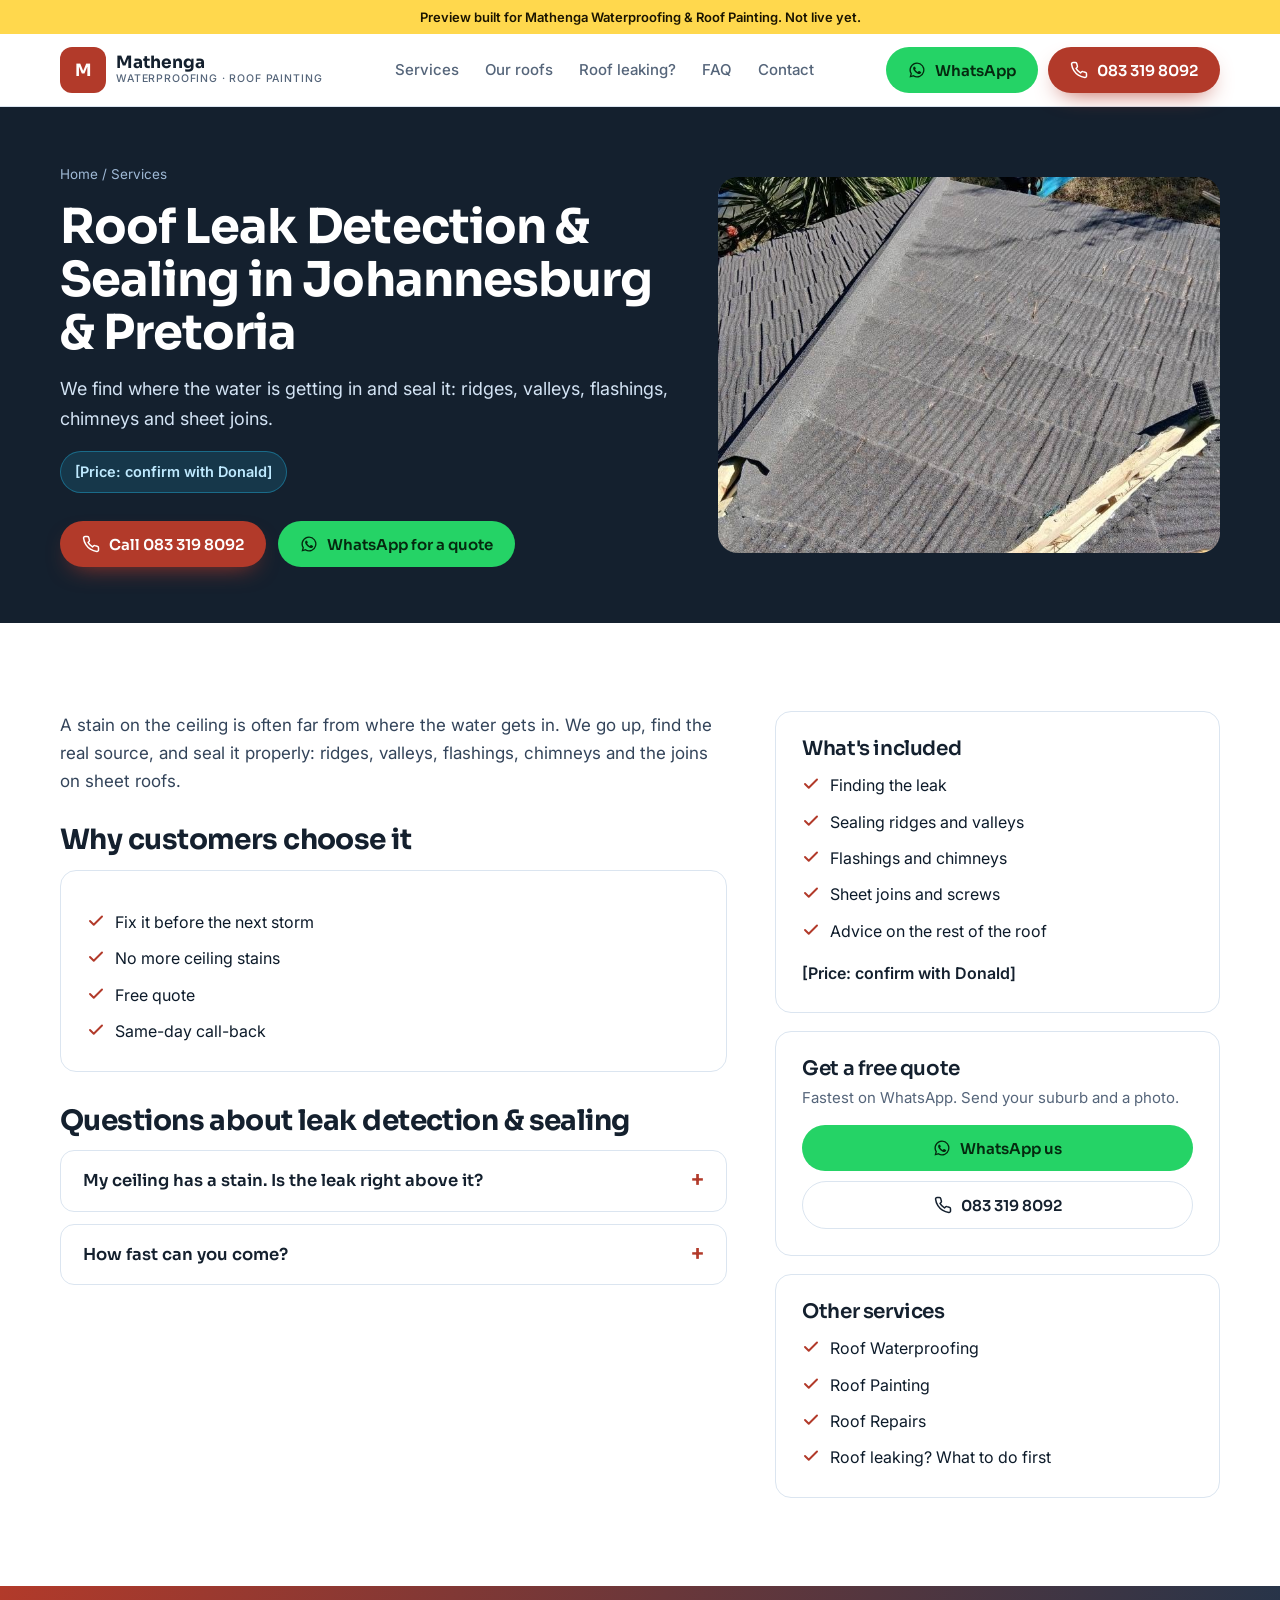
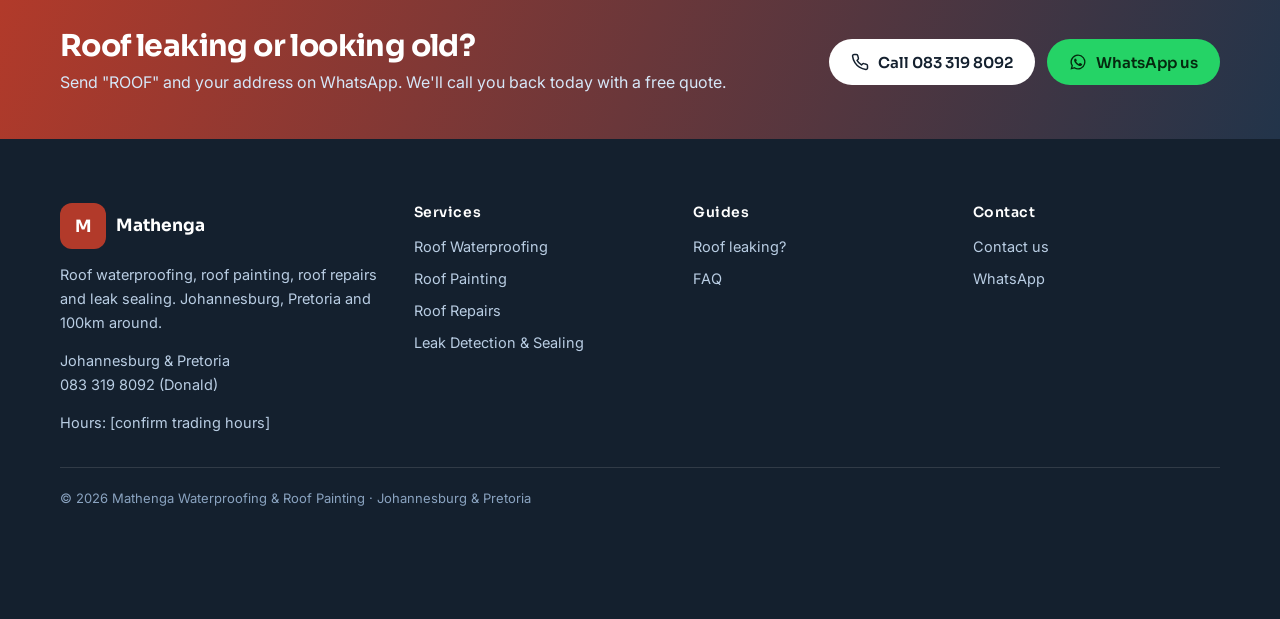
<file: services/leak-detection-sealing/index.html>
<!doctype html>
<html lang="en-ZA">
<head>
<meta charset="utf-8">
<meta name="viewport" content="width=device-width, initial-scale=1">
<!-- PREVIEW: remove noindex + the preview bar when Donald approves and the real domain is live -->
<meta name="robots" content="noindex, nofollow">
<title>Roof Leak Detection &amp; Sealing in Johannesburg &amp; Pretoria | Mathenga Waterproofing &amp; Roof Painting</title>
<meta name="description" content="We find where the water is getting in and seal it: ridges, valleys, flashings, chimneys and sheet joins. Free quotes. Call or WhatsApp Mathenga Waterproofing &amp; Roof Painting on 083 319 8092.">
<link rel="canonical" href="https://dannyschaffer.github.io/mathenga-roofing-preview/services/leak-detection-sealing/">
<meta property="og:type" content="website"><meta property="og:title" content="Roof Leak Detection &amp; Sealing in Johannesburg &amp; Pretoria | Mathenga Waterproofing &amp; Roof Painting"><meta property="og:description" content="We find where the water is getting in and seal it: ridges, valleys, flashings, chimneys and sheet joins. Free quotes. Call or WhatsApp Mathenga Waterproofing &amp; Roof Painting on 083 319 8092.">
<meta property="og:image" content="https://dannyschaffer.github.io/mathenga-roofing-preview/img/hero-roof-painting-johannesburg.jpg"><meta property="og:url" content="https://dannyschaffer.github.io/mathenga-roofing-preview/services/leak-detection-sealing/">
<link rel="preconnect" href="https://fonts.googleapis.com"><link rel="preconnect" href="https://fonts.gstatic.com" crossorigin><link href="https://fonts.googleapis.com/css2?family=Sora:wght@500;600;700&family=Inter:wght@400;500;600&display=swap" rel="stylesheet">
<link rel="stylesheet" href="../../styles.css?v=1795512666">
<script type="application/ld+json">{"@context": "https://schema.org", "@type": "HomeAndConstructionBusiness", "@id": "https://dannyschaffer.github.io/mathenga-roofing-preview/#business", "name": "Mathenga Waterproofing & Roof Painting", "description": "Roof waterproofing with liquid rubber, roof painting, roof repairs and leak detection and sealing in Johannesburg, Pretoria and 100km around.", "telephone": "+27833198092", "url": "https://dannyschaffer.github.io/mathenga-roofing-preview/", "image": "https://dannyschaffer.github.io/mathenga-roofing-preview/img/hero-roof-painting-johannesburg.jpg", "address": {"@type": "PostalAddress", "addressLocality": "Johannesburg", "addressRegion": "Gauteng", "addressCountry": "ZA"}, "areaServed": ["Johannesburg", "Pretoria", "Gauteng"]}</script><script type="application/ld+json">{"@context": "https://schema.org", "@type": "Service", "name": "Leak Detection & Sealing", "serviceType": "Leak Detection & Sealing", "description": "We find where the water is getting in and seal it: ridges, valleys, flashings, chimneys and sheet joins.", "provider": {"@id": "https://dannyschaffer.github.io/mathenga-roofing-preview/#business"}, "areaServed": ["Johannesburg", "Pretoria", "Gauteng"]}</script><script type="application/ld+json">{"@context": "https://schema.org", "@type": "FAQPage", "mainEntity": [{"@type": "Question", "name": "My ceiling has a stain. Is the leak right above it?", "acceptedAnswer": {"@type": "Answer", "text": "Not always. Water runs along the roof before it drips. We find where it really gets in."}}, {"@type": "Question", "name": "How fast can you come?", "acceptedAnswer": {"@type": "Answer", "text": "Send \"ROOF\" and your address on WhatsApp and we'll call you back today. [Donald to confirm response time.]"}}]}</script>
</head>
<body>
<div class="preview">Preview built for Mathenga Waterproofing & Roof Painting. Not live yet.</div>
<header><div class="wrap nav">
<a class="brand" href="../../"><span class="mono">M</span><span>Mathenga<small>Waterproofing · Roof Painting</small></span></a>
<nav class="nav-links"><a href="../../#services">Services</a><a href="../../#work">Our roofs</a><a href="../../roof-leaking-what-to-do/">Roof leaking?</a><a href="../../#faq">FAQ</a><a href="../../contact/">Contact</a></nav>
<div class="nav-cta"><a class="btn btn-wa" href="https://wa.me/27833198092?text=Hi%20Donald%2C%20ROOF.%20I%20would%20like%20a%20free%20roof%20quote.%20My%20address%20is%3A%20"><svg viewBox="0 0 24 24" fill="currentColor" aria-hidden="true"><path d="M12 2a10 10 0 0 0-8.6 15.1L2 22l5-1.3A10 10 0 1 0 12 2Zm0 18.2a8.2 8.2 0 0 1-4.2-1.2l-.3-.2-3 .8.8-2.9-.2-.3A8.2 8.2 0 1 1 12 20.2Zm4.5-6.1c-.2-.1-1.5-.7-1.7-.8s-.4-.1-.6.1-.7.8-.8 1-.3.2-.5.1a6.7 6.7 0 0 1-3.3-2.9c-.3-.4.3-.4.7-1.4a.5.5 0 0 0 0-.4l-.8-1.9c-.2-.5-.4-.4-.6-.4h-.5a1 1 0 0 0-.7.3 3 3 0 0 0-.9 2.2 5.2 5.2 0 0 0 1.1 2.7 11.8 11.8 0 0 0 4.5 4c1.7.7 2.3.8 3.2.6a2.7 2.7 0 0 0 1.8-1.2 2.2 2.2 0 0 0 .1-1.2c0-.1-.2-.2-.4-.3Z"/></svg><span>WhatsApp</span></a><a class="btn btn-blue" href="tel:+27833198092"><svg viewBox="0 0 24 24" fill="none" stroke="currentColor" stroke-width="2" stroke-linecap="round" stroke-linejoin="round" aria-hidden="true"><path d="M22 16.9v3a2 2 0 0 1-2.2 2 19.8 19.8 0 0 1-8.6-3.1 19.5 19.5 0 0 1-6-6A19.8 19.8 0 0 1 2.1 4.2 2 2 0 0 1 4.1 2h3a2 2 0 0 1 2 1.7c.1 1 .4 1.9.7 2.8a2 2 0 0 1-.5 2.1L8 9.9a16 16 0 0 0 6 6l1.3-1.3a2 2 0 0 1 2.1-.4c.9.3 1.8.6 2.8.7a2 2 0 0 1 1.8 2Z"/></svg><span>083 319 8092</span></a></div>
</div></header>

<section class="page-hero"><div class="wrap">
<div><div class="crumbs"><a href="../../">Home</a> / <a href="../../#services">Services</a></div>
<h1>Roof Leak Detection &amp; Sealing in Johannesburg &amp; Pretoria</h1><p class="lead">We find where the water is getting in and seal it: ridges, valleys, flashings, chimneys and sheet joins.</p>
<span class="tag-price">[Price: confirm with Donald]</span>
<div class="hero-ctas"><a class="btn btn-blue" href="tel:+27833198092"><svg viewBox="0 0 24 24" fill="none" stroke="currentColor" stroke-width="2" stroke-linecap="round" stroke-linejoin="round" aria-hidden="true"><path d="M22 16.9v3a2 2 0 0 1-2.2 2 19.8 19.8 0 0 1-8.6-3.1 19.5 19.5 0 0 1-6-6A19.8 19.8 0 0 1 2.1 4.2 2 2 0 0 1 4.1 2h3a2 2 0 0 1 2 1.7c.1 1 .4 1.9.7 2.8a2 2 0 0 1-.5 2.1L8 9.9a16 16 0 0 0 6 6l1.3-1.3a2 2 0 0 1 2.1-.4c.9.3 1.8.6 2.8.7a2 2 0 0 1 1.8 2Z"/></svg>Call 083 319 8092</a><a class="btn btn-wa" href="https://wa.me/27833198092?text=Hi%20Donald%2C%20ROOF.%20I%20would%20like%20a%20quote%20for%20leak%20detection%20%26%20sealing.%20My%20address%20is%3A%20"><svg viewBox="0 0 24 24" fill="currentColor" aria-hidden="true"><path d="M12 2a10 10 0 0 0-8.6 15.1L2 22l5-1.3A10 10 0 1 0 12 2Zm0 18.2a8.2 8.2 0 0 1-4.2-1.2l-.3-.2-3 .8.8-2.9-.2-.3A8.2 8.2 0 1 1 12 20.2Zm4.5-6.1c-.2-.1-1.5-.7-1.7-.8s-.4-.1-.6.1-.7.8-.8 1-.3.2-.5.1a6.7 6.7 0 0 1-3.3-2.9c-.3-.4.3-.4.7-1.4a.5.5 0 0 0 0-.4l-.8-1.9c-.2-.5-.4-.4-.6-.4h-.5a1 1 0 0 0-.7.3 3 3 0 0 0-.9 2.2 5.2 5.2 0 0 0 1.1 2.7 11.8 11.8 0 0 0 4.5 4c1.7.7 2.3.8 3.2.6a2.7 2.7 0 0 0 1.8-1.2 2.2 2.2 0 0 0 .1-1.2c0-.1-.2-.2-.4-.3Z"/></svg>WhatsApp for a quote</a></div></div>
<img src="../../img/roof-leak-sealing-ridge.jpg" alt="Mathenga sealing a roof ridge against leaks">
</div></section>
<section><div class="wrap two">
<div class="body"><p>A stain on the ceiling is often far from where the water gets in. We go up, find the real source, and seal it properly: ridges, valleys, flashings, chimneys and the joins on sheet roofs.</p>

<h2 style="font-size:28px;margin:30px 0 14px">Why customers choose it</h2>
<div class="box"><ul><li><svg viewBox="0 0 24 24" fill="none" stroke="currentColor" stroke-width="2.6" stroke-linecap="round" stroke-linejoin="round" aria-hidden="true"><path d="M20 6 9 17l-5-5"/></svg><span>Fix it before the next storm</span></li><li><svg viewBox="0 0 24 24" fill="none" stroke="currentColor" stroke-width="2.6" stroke-linecap="round" stroke-linejoin="round" aria-hidden="true"><path d="M20 6 9 17l-5-5"/></svg><span>No more ceiling stains</span></li><li><svg viewBox="0 0 24 24" fill="none" stroke="currentColor" stroke-width="2.6" stroke-linecap="round" stroke-linejoin="round" aria-hidden="true"><path d="M20 6 9 17l-5-5"/></svg><span>Free quote</span></li><li><svg viewBox="0 0 24 24" fill="none" stroke="currentColor" stroke-width="2.6" stroke-linecap="round" stroke-linejoin="round" aria-hidden="true"><path d="M20 6 9 17l-5-5"/></svg><span>Same-day call-back</span></li></ul></div>
<h2 style="font-size:28px;margin:34px 0 14px">Questions about leak detection &amp; sealing</h2>
<div class="faq-list"><details><summary>My ceiling has a stain. Is the leak right above it?</summary><p>Not always. Water runs along the roof before it drips. We find where it really gets in.</p></details><details><summary>How fast can you come?</summary><p>Send &quot;ROOF&quot; and your address on WhatsApp and we&#x27;ll call you back today. [Donald to confirm response time.]</p></details></div>
</div>
<aside><div class="box"><h3>What's included</h3><ul><li><svg viewBox="0 0 24 24" fill="none" stroke="currentColor" stroke-width="2.6" stroke-linecap="round" stroke-linejoin="round" aria-hidden="true"><path d="M20 6 9 17l-5-5"/></svg><span>Finding the leak</span></li><li><svg viewBox="0 0 24 24" fill="none" stroke="currentColor" stroke-width="2.6" stroke-linecap="round" stroke-linejoin="round" aria-hidden="true"><path d="M20 6 9 17l-5-5"/></svg><span>Sealing ridges and valleys</span></li><li><svg viewBox="0 0 24 24" fill="none" stroke="currentColor" stroke-width="2.6" stroke-linecap="round" stroke-linejoin="round" aria-hidden="true"><path d="M20 6 9 17l-5-5"/></svg><span>Flashings and chimneys</span></li><li><svg viewBox="0 0 24 24" fill="none" stroke="currentColor" stroke-width="2.6" stroke-linecap="round" stroke-linejoin="round" aria-hidden="true"><path d="M20 6 9 17l-5-5"/></svg><span>Sheet joins and screws</span></li><li><svg viewBox="0 0 24 24" fill="none" stroke="currentColor" stroke-width="2.6" stroke-linecap="round" stroke-linejoin="round" aria-hidden="true"><path d="M20 6 9 17l-5-5"/></svg><span>Advice on the rest of the roof</span></li></ul><p style="margin-top:16px;font-weight:600;color:var(--navy)">[Price: confirm with Donald]</p></div>
<div class="box"><h3>Get a free quote</h3><p style="color:var(--muted);margin:6px 0 14px;font-size:15px">Fastest on WhatsApp. Send your suburb and a photo.</p><a class="btn btn-wa" style="width:100%" href="https://wa.me/27833198092?text=Hi%20Donald%2C%20ROOF.%20I%20would%20like%20a%20quote%20for%20leak%20detection%20%26%20sealing.%20My%20address%20is%3A%20"><svg viewBox="0 0 24 24" fill="currentColor" aria-hidden="true"><path d="M12 2a10 10 0 0 0-8.6 15.1L2 22l5-1.3A10 10 0 1 0 12 2Zm0 18.2a8.2 8.2 0 0 1-4.2-1.2l-.3-.2-3 .8.8-2.9-.2-.3A8.2 8.2 0 1 1 12 20.2Zm4.5-6.1c-.2-.1-1.5-.7-1.7-.8s-.4-.1-.6.1-.7.8-.8 1-.3.2-.5.1a6.7 6.7 0 0 1-3.3-2.9c-.3-.4.3-.4.7-1.4a.5.5 0 0 0 0-.4l-.8-1.9c-.2-.5-.4-.4-.6-.4h-.5a1 1 0 0 0-.7.3 3 3 0 0 0-.9 2.2 5.2 5.2 0 0 0 1.1 2.7 11.8 11.8 0 0 0 4.5 4c1.7.7 2.3.8 3.2.6a2.7 2.7 0 0 0 1.8-1.2 2.2 2.2 0 0 0 .1-1.2c0-.1-.2-.2-.4-.3Z"/></svg>WhatsApp us</a><a class="btn btn-outline" style="width:100%;margin-top:10px" href="tel:+27833198092"><svg viewBox="0 0 24 24" fill="none" stroke="currentColor" stroke-width="2" stroke-linecap="round" stroke-linejoin="round" aria-hidden="true"><path d="M22 16.9v3a2 2 0 0 1-2.2 2 19.8 19.8 0 0 1-8.6-3.1 19.5 19.5 0 0 1-6-6A19.8 19.8 0 0 1 2.1 4.2 2 2 0 0 1 4.1 2h3a2 2 0 0 1 2 1.7c.1 1 .4 1.9.7 2.8a2 2 0 0 1-.5 2.1L8 9.9a16 16 0 0 0 6 6l1.3-1.3a2 2 0 0 1 2.1-.4c.9.3 1.8.6 2.8.7a2 2 0 0 1 1.8 2Z"/></svg>083 319 8092</a></div>
<div class="box"><h3>Other services</h3><ul><li><svg viewBox="0 0 24 24" fill="none" stroke="currentColor" stroke-width="2.6" stroke-linecap="round" stroke-linejoin="round" aria-hidden="true"><path d="M20 6 9 17l-5-5"/></svg><a href="../roof-waterproofing/">Roof Waterproofing</a></li><li><svg viewBox="0 0 24 24" fill="none" stroke="currentColor" stroke-width="2.6" stroke-linecap="round" stroke-linejoin="round" aria-hidden="true"><path d="M20 6 9 17l-5-5"/></svg><a href="../roof-painting/">Roof Painting</a></li><li><svg viewBox="0 0 24 24" fill="none" stroke="currentColor" stroke-width="2.6" stroke-linecap="round" stroke-linejoin="round" aria-hidden="true"><path d="M20 6 9 17l-5-5"/></svg><a href="../roof-repairs/">Roof Repairs</a></li><li><svg viewBox="0 0 24 24" fill="none" stroke="currentColor" stroke-width="2.6" stroke-linecap="round" stroke-linejoin="round" aria-hidden="true"><path d="M20 6 9 17l-5-5"/></svg><a href="../../roof-leaking-what-to-do/">Roof leaking? What to do first</a></li></ul></div></aside>
</div></section>
<div class="band"><div class="wrap"><div><h2>Roof leaking or looking old?</h2><p>Send &quot;ROOF&quot; and your address on WhatsApp. We&#x27;ll call you back today with a free quote.</p></div>
<div class="ctas"><a class="btn btn-white" href="tel:+27833198092"><svg viewBox="0 0 24 24" fill="none" stroke="currentColor" stroke-width="2" stroke-linecap="round" stroke-linejoin="round" aria-hidden="true"><path d="M22 16.9v3a2 2 0 0 1-2.2 2 19.8 19.8 0 0 1-8.6-3.1 19.5 19.5 0 0 1-6-6A19.8 19.8 0 0 1 2.1 4.2 2 2 0 0 1 4.1 2h3a2 2 0 0 1 2 1.7c.1 1 .4 1.9.7 2.8a2 2 0 0 1-.5 2.1L8 9.9a16 16 0 0 0 6 6l1.3-1.3a2 2 0 0 1 2.1-.4c.9.3 1.8.6 2.8.7a2 2 0 0 1 1.8 2Z"/></svg>Call 083 319 8092</a><a class="btn btn-wa" href="https://wa.me/27833198092?text=Hi%20Donald%2C%20ROOF.%20I%20would%20like%20a%20free%20roof%20quote.%20My%20address%20is%3A%20"><svg viewBox="0 0 24 24" fill="currentColor" aria-hidden="true"><path d="M12 2a10 10 0 0 0-8.6 15.1L2 22l5-1.3A10 10 0 1 0 12 2Zm0 18.2a8.2 8.2 0 0 1-4.2-1.2l-.3-.2-3 .8.8-2.9-.2-.3A8.2 8.2 0 1 1 12 20.2Zm4.5-6.1c-.2-.1-1.5-.7-1.7-.8s-.4-.1-.6.1-.7.8-.8 1-.3.2-.5.1a6.7 6.7 0 0 1-3.3-2.9c-.3-.4.3-.4.7-1.4a.5.5 0 0 0 0-.4l-.8-1.9c-.2-.5-.4-.4-.6-.4h-.5a1 1 0 0 0-.7.3 3 3 0 0 0-.9 2.2 5.2 5.2 0 0 0 1.1 2.7 11.8 11.8 0 0 0 4.5 4c1.7.7 2.3.8 3.2.6a2.7 2.7 0 0 0 1.8-1.2 2.2 2.2 0 0 0 .1-1.2c0-.1-.2-.2-.4-.3Z"/></svg>WhatsApp us</a></div></div></div>
<footer><div class="wrap">
<div><a class="brand" href="../../"><span class="mono">M</span><span>Mathenga</span></a>
<p style="margin-top:12px">Roof waterproofing, roof painting, roof repairs and leak sealing. Johannesburg, Pretoria and 100km around.</p>
<p style="margin-top:14px">Johannesburg &amp; Pretoria<br><a href="tel:+27833198092">083 319 8092</a> (Donald)</p>
<p style="margin-top:14px">Hours: [confirm trading hours]</p></div>
<div><h4>Services</h4><ul><li><a href="../../services/roof-waterproofing/">Roof Waterproofing</a></li><li><a href="../../services/roof-painting/">Roof Painting</a></li><li><a href="../../services/roof-repairs/">Roof Repairs</a></li><li><a href="../../services/leak-detection-sealing/">Leak Detection &amp; Sealing</a></li></ul></div>
<div><h4>Guides</h4><ul><li><a href="../../roof-leaking-what-to-do/">Roof leaking?</a></li><li><a href="../../#faq">FAQ</a></li></ul></div>
<div><h4>Contact</h4><ul><li><a href="../../contact/">Contact us</a></li><li><a href="https://wa.me/27833198092?text=Hi%20Donald%2C%20ROOF.%20I%20would%20like%20a%20free%20roof%20quote.%20My%20address%20is%3A%20">WhatsApp</a></li></ul></div>
<div class="legal">© 2026 Mathenga Waterproofing & Roof Painting · Johannesburg &amp; Pretoria</div>
</div></footer>
<div class="mbar"><a class="btn btn-blue" href="tel:+27833198092"><svg viewBox="0 0 24 24" fill="none" stroke="currentColor" stroke-width="2" stroke-linecap="round" stroke-linejoin="round" aria-hidden="true"><path d="M22 16.9v3a2 2 0 0 1-2.2 2 19.8 19.8 0 0 1-8.6-3.1 19.5 19.5 0 0 1-6-6A19.8 19.8 0 0 1 2.1 4.2 2 2 0 0 1 4.1 2h3a2 2 0 0 1 2 1.7c.1 1 .4 1.9.7 2.8a2 2 0 0 1-.5 2.1L8 9.9a16 16 0 0 0 6 6l1.3-1.3a2 2 0 0 1 2.1-.4c.9.3 1.8.6 2.8.7a2 2 0 0 1 1.8 2Z"/></svg>Call now</a><a class="btn btn-wa" href="https://wa.me/27833198092?text=Hi%20Donald%2C%20ROOF.%20I%20would%20like%20a%20free%20roof%20quote.%20My%20address%20is%3A%20"><svg viewBox="0 0 24 24" fill="currentColor" aria-hidden="true"><path d="M12 2a10 10 0 0 0-8.6 15.1L2 22l5-1.3A10 10 0 1 0 12 2Zm0 18.2a8.2 8.2 0 0 1-4.2-1.2l-.3-.2-3 .8.8-2.9-.2-.3A8.2 8.2 0 1 1 12 20.2Zm4.5-6.1c-.2-.1-1.5-.7-1.7-.8s-.4-.1-.6.1-.7.8-.8 1-.3.2-.5.1a6.7 6.7 0 0 1-3.3-2.9c-.3-.4.3-.4.7-1.4a.5.5 0 0 0 0-.4l-.8-1.9c-.2-.5-.4-.4-.6-.4h-.5a1 1 0 0 0-.7.3 3 3 0 0 0-.9 2.2 5.2 5.2 0 0 0 1.1 2.7 11.8 11.8 0 0 0 4.5 4c1.7.7 2.3.8 3.2.6a2.7 2.7 0 0 0 1.8-1.2 2.2 2.2 0 0 0 .1-1.2c0-.1-.2-.2-.4-.3Z"/></svg>WhatsApp</a></div>
<script>
document.querySelectorAll('form[data-wa]').forEach(f=>f.addEventListener('submit',ev=>{ev.preventDefault();const d=new FormData(f);
const msg=`Hi Donald, ROOF. I'd like a free quote.%0AName: ${d.get('name')||''}%0APhone: ${d.get('phone')||''}%0ASuburb: ${d.get('suburb')||''}%0ANeed: ${d.get('need')||''}`;
window.open('https://wa.me/27833198092?text='+msg.replace(/ /g,'%20'),'_blank');}));
</script>
</body></html>
</file>
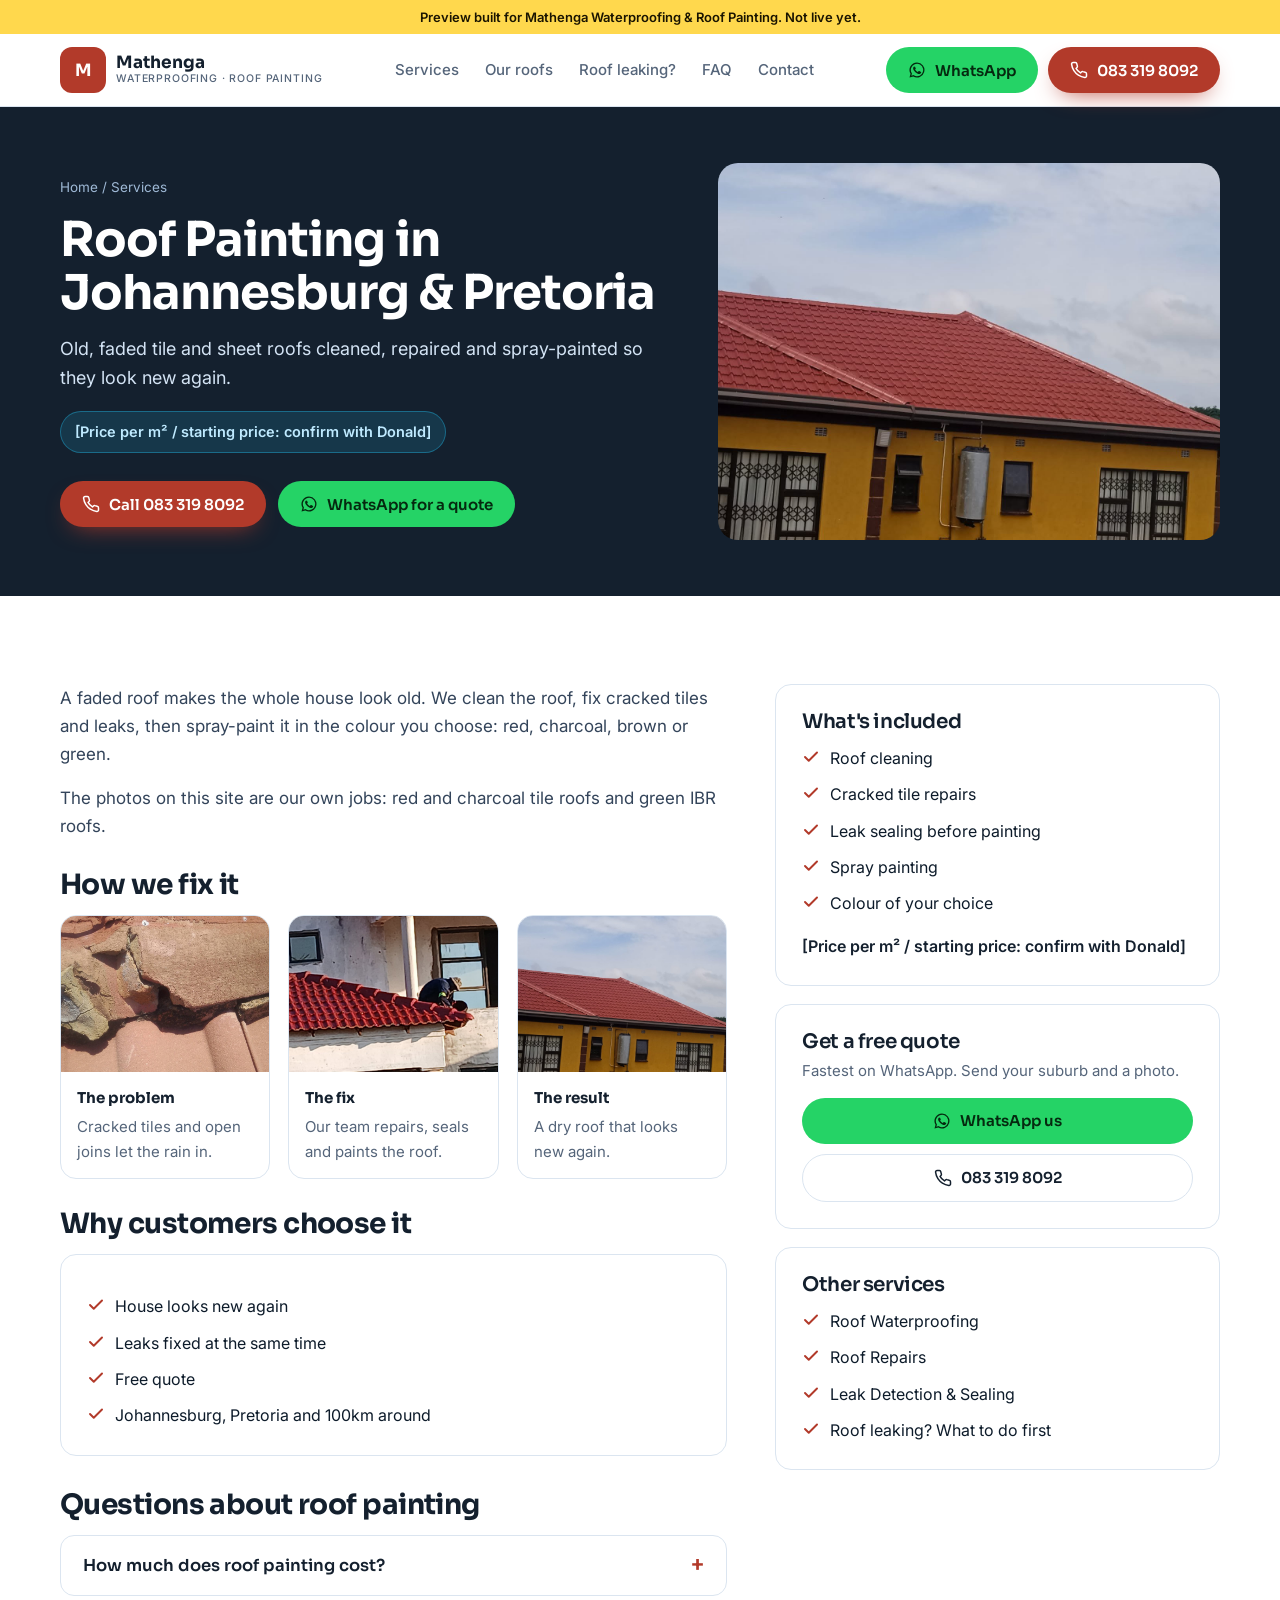
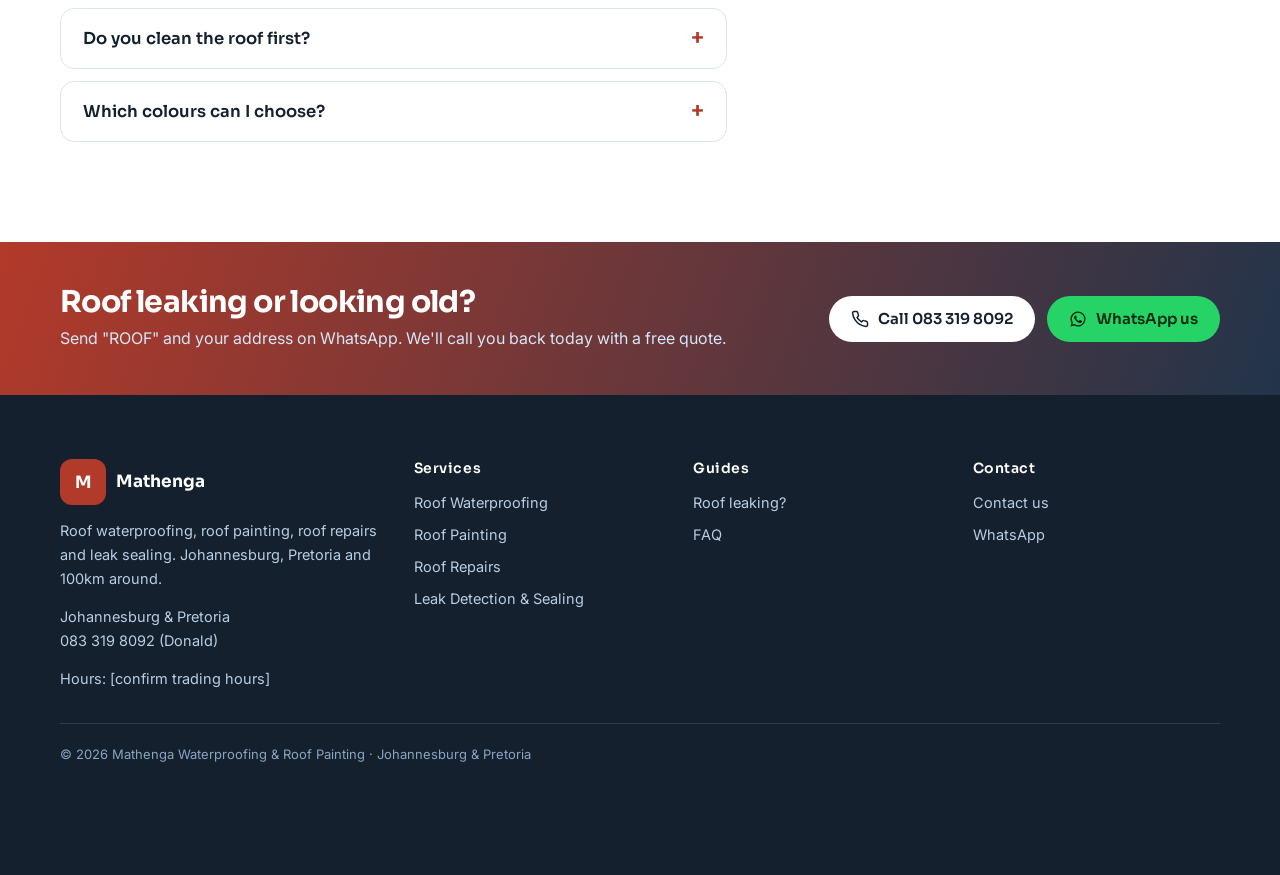
<file: services/roof-painting/index.html>
<!doctype html>
<html lang="en-ZA">
<head>
<meta charset="utf-8">
<meta name="viewport" content="width=device-width, initial-scale=1">
<!-- PREVIEW: remove noindex + the preview bar when Donald approves and the real domain is live -->
<meta name="robots" content="noindex, nofollow">
<title>Roof Painting in Johannesburg &amp; Pretoria | Mathenga Waterproofing &amp; Roof Painting</title>
<meta name="description" content="Old, faded tile and sheet roofs cleaned, repaired and spray-painted so they look new again. Free quotes. Call or WhatsApp Mathenga Waterproofing &amp; Roof Painting on 083 319 8092.">
<link rel="canonical" href="https://dannyschaffer.github.io/mathenga-roofing-preview/services/roof-painting/">
<meta property="og:type" content="website"><meta property="og:title" content="Roof Painting in Johannesburg &amp; Pretoria | Mathenga Waterproofing &amp; Roof Painting"><meta property="og:description" content="Old, faded tile and sheet roofs cleaned, repaired and spray-painted so they look new again. Free quotes. Call or WhatsApp Mathenga Waterproofing &amp; Roof Painting on 083 319 8092.">
<meta property="og:image" content="https://dannyschaffer.github.io/mathenga-roofing-preview/img/hero-roof-painting-johannesburg.jpg"><meta property="og:url" content="https://dannyschaffer.github.io/mathenga-roofing-preview/services/roof-painting/">
<link rel="preconnect" href="https://fonts.googleapis.com"><link rel="preconnect" href="https://fonts.gstatic.com" crossorigin><link href="https://fonts.googleapis.com/css2?family=Sora:wght@500;600;700&family=Inter:wght@400;500;600&display=swap" rel="stylesheet">
<link rel="stylesheet" href="../../styles.css?v=1795512666">
<script type="application/ld+json">{"@context": "https://schema.org", "@type": "HomeAndConstructionBusiness", "@id": "https://dannyschaffer.github.io/mathenga-roofing-preview/#business", "name": "Mathenga Waterproofing & Roof Painting", "description": "Roof waterproofing with liquid rubber, roof painting, roof repairs and leak detection and sealing in Johannesburg, Pretoria and 100km around.", "telephone": "+27833198092", "url": "https://dannyschaffer.github.io/mathenga-roofing-preview/", "image": "https://dannyschaffer.github.io/mathenga-roofing-preview/img/hero-roof-painting-johannesburg.jpg", "address": {"@type": "PostalAddress", "addressLocality": "Johannesburg", "addressRegion": "Gauteng", "addressCountry": "ZA"}, "areaServed": ["Johannesburg", "Pretoria", "Gauteng"]}</script><script type="application/ld+json">{"@context": "https://schema.org", "@type": "Service", "name": "Roof Painting", "serviceType": "Roof Painting", "description": "Old, faded tile and sheet roofs cleaned, repaired and spray-painted so they look new again.", "provider": {"@id": "https://dannyschaffer.github.io/mathenga-roofing-preview/#business"}, "areaServed": ["Johannesburg", "Pretoria", "Gauteng"]}</script><script type="application/ld+json">{"@context": "https://schema.org", "@type": "FAQPage", "mainEntity": [{"@type": "Question", "name": "How much does roof painting cost?", "acceptedAnswer": {"@type": "Answer", "text": "It depends on the size of the roof and its condition. [Donald to confirm price per m².] WhatsApp your address and roof measurements for a free quote."}}, {"@type": "Question", "name": "Do you clean the roof first?", "acceptedAnswer": {"@type": "Answer", "text": "Yes. The roof is cleaned and repaired before it is painted, so the paint holds."}}, {"@type": "Question", "name": "Which colours can I choose?", "acceptedAnswer": {"@type": "Answer", "text": "Red, charcoal, brown, green and more. [Donald to confirm colour range.]"}}]}</script>
</head>
<body>
<div class="preview">Preview built for Mathenga Waterproofing & Roof Painting. Not live yet.</div>
<header><div class="wrap nav">
<a class="brand" href="../../"><span class="mono">M</span><span>Mathenga<small>Waterproofing · Roof Painting</small></span></a>
<nav class="nav-links"><a href="../../#services">Services</a><a href="../../#work">Our roofs</a><a href="../../roof-leaking-what-to-do/">Roof leaking?</a><a href="../../#faq">FAQ</a><a href="../../contact/">Contact</a></nav>
<div class="nav-cta"><a class="btn btn-wa" href="https://wa.me/27833198092?text=Hi%20Donald%2C%20ROOF.%20I%20would%20like%20a%20free%20roof%20quote.%20My%20address%20is%3A%20"><svg viewBox="0 0 24 24" fill="currentColor" aria-hidden="true"><path d="M12 2a10 10 0 0 0-8.6 15.1L2 22l5-1.3A10 10 0 1 0 12 2Zm0 18.2a8.2 8.2 0 0 1-4.2-1.2l-.3-.2-3 .8.8-2.9-.2-.3A8.2 8.2 0 1 1 12 20.2Zm4.5-6.1c-.2-.1-1.5-.7-1.7-.8s-.4-.1-.6.1-.7.8-.8 1-.3.2-.5.1a6.7 6.7 0 0 1-3.3-2.9c-.3-.4.3-.4.7-1.4a.5.5 0 0 0 0-.4l-.8-1.9c-.2-.5-.4-.4-.6-.4h-.5a1 1 0 0 0-.7.3 3 3 0 0 0-.9 2.2 5.2 5.2 0 0 0 1.1 2.7 11.8 11.8 0 0 0 4.5 4c1.7.7 2.3.8 3.2.6a2.7 2.7 0 0 0 1.8-1.2 2.2 2.2 0 0 0 .1-1.2c0-.1-.2-.2-.4-.3Z"/></svg><span>WhatsApp</span></a><a class="btn btn-blue" href="tel:+27833198092"><svg viewBox="0 0 24 24" fill="none" stroke="currentColor" stroke-width="2" stroke-linecap="round" stroke-linejoin="round" aria-hidden="true"><path d="M22 16.9v3a2 2 0 0 1-2.2 2 19.8 19.8 0 0 1-8.6-3.1 19.5 19.5 0 0 1-6-6A19.8 19.8 0 0 1 2.1 4.2 2 2 0 0 1 4.1 2h3a2 2 0 0 1 2 1.7c.1 1 .4 1.9.7 2.8a2 2 0 0 1-.5 2.1L8 9.9a16 16 0 0 0 6 6l1.3-1.3a2 2 0 0 1 2.1-.4c.9.3 1.8.6 2.8.7a2 2 0 0 1 1.8 2Z"/></svg><span>083 319 8092</span></a></div>
</div></header>

<section class="page-hero"><div class="wrap">
<div><div class="crumbs"><a href="../../">Home</a> / <a href="../../#services">Services</a></div>
<h1>Roof Painting in Johannesburg &amp; Pretoria</h1><p class="lead">Old, faded tile and sheet roofs cleaned, repaired and spray-painted so they look new again.</p>
<span class="tag-price">[Price per m² / starting price: confirm with Donald]</span>
<div class="hero-ctas"><a class="btn btn-blue" href="tel:+27833198092"><svg viewBox="0 0 24 24" fill="none" stroke="currentColor" stroke-width="2" stroke-linecap="round" stroke-linejoin="round" aria-hidden="true"><path d="M22 16.9v3a2 2 0 0 1-2.2 2 19.8 19.8 0 0 1-8.6-3.1 19.5 19.5 0 0 1-6-6A19.8 19.8 0 0 1 2.1 4.2 2 2 0 0 1 4.1 2h3a2 2 0 0 1 2 1.7c.1 1 .4 1.9.7 2.8a2 2 0 0 1-.5 2.1L8 9.9a16 16 0 0 0 6 6l1.3-1.3a2 2 0 0 1 2.1-.4c.9.3 1.8.6 2.8.7a2 2 0 0 1 1.8 2Z"/></svg>Call 083 319 8092</a><a class="btn btn-wa" href="https://wa.me/27833198092?text=Hi%20Donald%2C%20ROOF.%20I%20would%20like%20a%20quote%20for%20roof%20painting.%20My%20address%20is%3A%20"><svg viewBox="0 0 24 24" fill="currentColor" aria-hidden="true"><path d="M12 2a10 10 0 0 0-8.6 15.1L2 22l5-1.3A10 10 0 1 0 12 2Zm0 18.2a8.2 8.2 0 0 1-4.2-1.2l-.3-.2-3 .8.8-2.9-.2-.3A8.2 8.2 0 1 1 12 20.2Zm4.5-6.1c-.2-.1-1.5-.7-1.7-.8s-.4-.1-.6.1-.7.8-.8 1-.3.2-.5.1a6.7 6.7 0 0 1-3.3-2.9c-.3-.4.3-.4.7-1.4a.5.5 0 0 0 0-.4l-.8-1.9c-.2-.5-.4-.4-.6-.4h-.5a1 1 0 0 0-.7.3 3 3 0 0 0-.9 2.2 5.2 5.2 0 0 0 1.1 2.7 11.8 11.8 0 0 0 4.5 4c1.7.7 2.3.8 3.2.6a2.7 2.7 0 0 0 1.8-1.2 2.2 2.2 0 0 0 .1-1.2c0-.1-.2-.2-.4-.3Z"/></svg>WhatsApp for a quote</a></div></div>
<img src="../../img/roof-painting-red-tiles.jpg" alt="Red tile roof spray-painted by Mathenga">
</div></section>
<section><div class="wrap two">
<div class="body"><p>A faded roof makes the whole house look old. We clean the roof, fix cracked tiles and leaks, then spray-paint it in the colour you choose: red, charcoal, brown or green.</p><p>The photos on this site are our own jobs: red and charcoal tile roofs and green IBR roofs.</p>
<h2 style="font-size:28px;margin:30px 0 14px">How we fix it</h2><div class="stages"><figure><img src="../../img/cracked-roof-tile.jpg" alt="The problem: Mathenga roofing" loading="lazy"><figcaption><b>The problem</b>Cracked tiles and open joins let the rain in.</figcaption></figure><figure><img src="../../img/roof-painting-in-progress.jpg" alt="The fix: Mathenga roofing" loading="lazy"><figcaption><b>The fix</b>Our team repairs, seals and paints the roof.</figcaption></figure><figure><img src="../../img/roof-painting-red-tiles.jpg" alt="The result: Mathenga roofing" loading="lazy"><figcaption><b>The result</b>A dry roof that looks new again.</figcaption></figure></div>
<h2 style="font-size:28px;margin:30px 0 14px">Why customers choose it</h2>
<div class="box"><ul><li><svg viewBox="0 0 24 24" fill="none" stroke="currentColor" stroke-width="2.6" stroke-linecap="round" stroke-linejoin="round" aria-hidden="true"><path d="M20 6 9 17l-5-5"/></svg><span>House looks new again</span></li><li><svg viewBox="0 0 24 24" fill="none" stroke="currentColor" stroke-width="2.6" stroke-linecap="round" stroke-linejoin="round" aria-hidden="true"><path d="M20 6 9 17l-5-5"/></svg><span>Leaks fixed at the same time</span></li><li><svg viewBox="0 0 24 24" fill="none" stroke="currentColor" stroke-width="2.6" stroke-linecap="round" stroke-linejoin="round" aria-hidden="true"><path d="M20 6 9 17l-5-5"/></svg><span>Free quote</span></li><li><svg viewBox="0 0 24 24" fill="none" stroke="currentColor" stroke-width="2.6" stroke-linecap="round" stroke-linejoin="round" aria-hidden="true"><path d="M20 6 9 17l-5-5"/></svg><span>Johannesburg, Pretoria and 100km around</span></li></ul></div>
<h2 style="font-size:28px;margin:34px 0 14px">Questions about roof painting</h2>
<div class="faq-list"><details><summary>How much does roof painting cost?</summary><p>It depends on the size of the roof and its condition. [Donald to confirm price per m².] WhatsApp your address and roof measurements for a free quote.</p></details><details><summary>Do you clean the roof first?</summary><p>Yes. The roof is cleaned and repaired before it is painted, so the paint holds.</p></details><details><summary>Which colours can I choose?</summary><p>Red, charcoal, brown, green and more. [Donald to confirm colour range.]</p></details></div>
</div>
<aside><div class="box"><h3>What's included</h3><ul><li><svg viewBox="0 0 24 24" fill="none" stroke="currentColor" stroke-width="2.6" stroke-linecap="round" stroke-linejoin="round" aria-hidden="true"><path d="M20 6 9 17l-5-5"/></svg><span>Roof cleaning</span></li><li><svg viewBox="0 0 24 24" fill="none" stroke="currentColor" stroke-width="2.6" stroke-linecap="round" stroke-linejoin="round" aria-hidden="true"><path d="M20 6 9 17l-5-5"/></svg><span>Cracked tile repairs</span></li><li><svg viewBox="0 0 24 24" fill="none" stroke="currentColor" stroke-width="2.6" stroke-linecap="round" stroke-linejoin="round" aria-hidden="true"><path d="M20 6 9 17l-5-5"/></svg><span>Leak sealing before painting</span></li><li><svg viewBox="0 0 24 24" fill="none" stroke="currentColor" stroke-width="2.6" stroke-linecap="round" stroke-linejoin="round" aria-hidden="true"><path d="M20 6 9 17l-5-5"/></svg><span>Spray painting</span></li><li><svg viewBox="0 0 24 24" fill="none" stroke="currentColor" stroke-width="2.6" stroke-linecap="round" stroke-linejoin="round" aria-hidden="true"><path d="M20 6 9 17l-5-5"/></svg><span>Colour of your choice</span></li></ul><p style="margin-top:16px;font-weight:600;color:var(--navy)">[Price per m² / starting price: confirm with Donald]</p></div>
<div class="box"><h3>Get a free quote</h3><p style="color:var(--muted);margin:6px 0 14px;font-size:15px">Fastest on WhatsApp. Send your suburb and a photo.</p><a class="btn btn-wa" style="width:100%" href="https://wa.me/27833198092?text=Hi%20Donald%2C%20ROOF.%20I%20would%20like%20a%20quote%20for%20roof%20painting.%20My%20address%20is%3A%20"><svg viewBox="0 0 24 24" fill="currentColor" aria-hidden="true"><path d="M12 2a10 10 0 0 0-8.6 15.1L2 22l5-1.3A10 10 0 1 0 12 2Zm0 18.2a8.2 8.2 0 0 1-4.2-1.2l-.3-.2-3 .8.8-2.9-.2-.3A8.2 8.2 0 1 1 12 20.2Zm4.5-6.1c-.2-.1-1.5-.7-1.7-.8s-.4-.1-.6.1-.7.8-.8 1-.3.2-.5.1a6.7 6.7 0 0 1-3.3-2.9c-.3-.4.3-.4.7-1.4a.5.5 0 0 0 0-.4l-.8-1.9c-.2-.5-.4-.4-.6-.4h-.5a1 1 0 0 0-.7.3 3 3 0 0 0-.9 2.2 5.2 5.2 0 0 0 1.1 2.7 11.8 11.8 0 0 0 4.5 4c1.7.7 2.3.8 3.2.6a2.7 2.7 0 0 0 1.8-1.2 2.2 2.2 0 0 0 .1-1.2c0-.1-.2-.2-.4-.3Z"/></svg>WhatsApp us</a><a class="btn btn-outline" style="width:100%;margin-top:10px" href="tel:+27833198092"><svg viewBox="0 0 24 24" fill="none" stroke="currentColor" stroke-width="2" stroke-linecap="round" stroke-linejoin="round" aria-hidden="true"><path d="M22 16.9v3a2 2 0 0 1-2.2 2 19.8 19.8 0 0 1-8.6-3.1 19.5 19.5 0 0 1-6-6A19.8 19.8 0 0 1 2.1 4.2 2 2 0 0 1 4.1 2h3a2 2 0 0 1 2 1.7c.1 1 .4 1.9.7 2.8a2 2 0 0 1-.5 2.1L8 9.9a16 16 0 0 0 6 6l1.3-1.3a2 2 0 0 1 2.1-.4c.9.3 1.8.6 2.8.7a2 2 0 0 1 1.8 2Z"/></svg>083 319 8092</a></div>
<div class="box"><h3>Other services</h3><ul><li><svg viewBox="0 0 24 24" fill="none" stroke="currentColor" stroke-width="2.6" stroke-linecap="round" stroke-linejoin="round" aria-hidden="true"><path d="M20 6 9 17l-5-5"/></svg><a href="../roof-waterproofing/">Roof Waterproofing</a></li><li><svg viewBox="0 0 24 24" fill="none" stroke="currentColor" stroke-width="2.6" stroke-linecap="round" stroke-linejoin="round" aria-hidden="true"><path d="M20 6 9 17l-5-5"/></svg><a href="../roof-repairs/">Roof Repairs</a></li><li><svg viewBox="0 0 24 24" fill="none" stroke="currentColor" stroke-width="2.6" stroke-linecap="round" stroke-linejoin="round" aria-hidden="true"><path d="M20 6 9 17l-5-5"/></svg><a href="../leak-detection-sealing/">Leak Detection &amp; Sealing</a></li><li><svg viewBox="0 0 24 24" fill="none" stroke="currentColor" stroke-width="2.6" stroke-linecap="round" stroke-linejoin="round" aria-hidden="true"><path d="M20 6 9 17l-5-5"/></svg><a href="../../roof-leaking-what-to-do/">Roof leaking? What to do first</a></li></ul></div></aside>
</div></section>
<div class="band"><div class="wrap"><div><h2>Roof leaking or looking old?</h2><p>Send &quot;ROOF&quot; and your address on WhatsApp. We&#x27;ll call you back today with a free quote.</p></div>
<div class="ctas"><a class="btn btn-white" href="tel:+27833198092"><svg viewBox="0 0 24 24" fill="none" stroke="currentColor" stroke-width="2" stroke-linecap="round" stroke-linejoin="round" aria-hidden="true"><path d="M22 16.9v3a2 2 0 0 1-2.2 2 19.8 19.8 0 0 1-8.6-3.1 19.5 19.5 0 0 1-6-6A19.8 19.8 0 0 1 2.1 4.2 2 2 0 0 1 4.1 2h3a2 2 0 0 1 2 1.7c.1 1 .4 1.9.7 2.8a2 2 0 0 1-.5 2.1L8 9.9a16 16 0 0 0 6 6l1.3-1.3a2 2 0 0 1 2.1-.4c.9.3 1.8.6 2.8.7a2 2 0 0 1 1.8 2Z"/></svg>Call 083 319 8092</a><a class="btn btn-wa" href="https://wa.me/27833198092?text=Hi%20Donald%2C%20ROOF.%20I%20would%20like%20a%20free%20roof%20quote.%20My%20address%20is%3A%20"><svg viewBox="0 0 24 24" fill="currentColor" aria-hidden="true"><path d="M12 2a10 10 0 0 0-8.6 15.1L2 22l5-1.3A10 10 0 1 0 12 2Zm0 18.2a8.2 8.2 0 0 1-4.2-1.2l-.3-.2-3 .8.8-2.9-.2-.3A8.2 8.2 0 1 1 12 20.2Zm4.5-6.1c-.2-.1-1.5-.7-1.7-.8s-.4-.1-.6.1-.7.8-.8 1-.3.2-.5.1a6.7 6.7 0 0 1-3.3-2.9c-.3-.4.3-.4.7-1.4a.5.5 0 0 0 0-.4l-.8-1.9c-.2-.5-.4-.4-.6-.4h-.5a1 1 0 0 0-.7.3 3 3 0 0 0-.9 2.2 5.2 5.2 0 0 0 1.1 2.7 11.8 11.8 0 0 0 4.5 4c1.7.7 2.3.8 3.2.6a2.7 2.7 0 0 0 1.8-1.2 2.2 2.2 0 0 0 .1-1.2c0-.1-.2-.2-.4-.3Z"/></svg>WhatsApp us</a></div></div></div>
<footer><div class="wrap">
<div><a class="brand" href="../../"><span class="mono">M</span><span>Mathenga</span></a>
<p style="margin-top:12px">Roof waterproofing, roof painting, roof repairs and leak sealing. Johannesburg, Pretoria and 100km around.</p>
<p style="margin-top:14px">Johannesburg &amp; Pretoria<br><a href="tel:+27833198092">083 319 8092</a> (Donald)</p>
<p style="margin-top:14px">Hours: [confirm trading hours]</p></div>
<div><h4>Services</h4><ul><li><a href="../../services/roof-waterproofing/">Roof Waterproofing</a></li><li><a href="../../services/roof-painting/">Roof Painting</a></li><li><a href="../../services/roof-repairs/">Roof Repairs</a></li><li><a href="../../services/leak-detection-sealing/">Leak Detection &amp; Sealing</a></li></ul></div>
<div><h4>Guides</h4><ul><li><a href="../../roof-leaking-what-to-do/">Roof leaking?</a></li><li><a href="../../#faq">FAQ</a></li></ul></div>
<div><h4>Contact</h4><ul><li><a href="../../contact/">Contact us</a></li><li><a href="https://wa.me/27833198092?text=Hi%20Donald%2C%20ROOF.%20I%20would%20like%20a%20free%20roof%20quote.%20My%20address%20is%3A%20">WhatsApp</a></li></ul></div>
<div class="legal">© 2026 Mathenga Waterproofing & Roof Painting · Johannesburg &amp; Pretoria</div>
</div></footer>
<div class="mbar"><a class="btn btn-blue" href="tel:+27833198092"><svg viewBox="0 0 24 24" fill="none" stroke="currentColor" stroke-width="2" stroke-linecap="round" stroke-linejoin="round" aria-hidden="true"><path d="M22 16.9v3a2 2 0 0 1-2.2 2 19.8 19.8 0 0 1-8.6-3.1 19.5 19.5 0 0 1-6-6A19.8 19.8 0 0 1 2.1 4.2 2 2 0 0 1 4.1 2h3a2 2 0 0 1 2 1.7c.1 1 .4 1.9.7 2.8a2 2 0 0 1-.5 2.1L8 9.9a16 16 0 0 0 6 6l1.3-1.3a2 2 0 0 1 2.1-.4c.9.3 1.8.6 2.8.7a2 2 0 0 1 1.8 2Z"/></svg>Call now</a><a class="btn btn-wa" href="https://wa.me/27833198092?text=Hi%20Donald%2C%20ROOF.%20I%20would%20like%20a%20free%20roof%20quote.%20My%20address%20is%3A%20"><svg viewBox="0 0 24 24" fill="currentColor" aria-hidden="true"><path d="M12 2a10 10 0 0 0-8.6 15.1L2 22l5-1.3A10 10 0 1 0 12 2Zm0 18.2a8.2 8.2 0 0 1-4.2-1.2l-.3-.2-3 .8.8-2.9-.2-.3A8.2 8.2 0 1 1 12 20.2Zm4.5-6.1c-.2-.1-1.5-.7-1.7-.8s-.4-.1-.6.1-.7.8-.8 1-.3.2-.5.1a6.7 6.7 0 0 1-3.3-2.9c-.3-.4.3-.4.7-1.4a.5.5 0 0 0 0-.4l-.8-1.9c-.2-.5-.4-.4-.6-.4h-.5a1 1 0 0 0-.7.3 3 3 0 0 0-.9 2.2 5.2 5.2 0 0 0 1.1 2.7 11.8 11.8 0 0 0 4.5 4c1.7.7 2.3.8 3.2.6a2.7 2.7 0 0 0 1.8-1.2 2.2 2.2 0 0 0 .1-1.2c0-.1-.2-.2-.4-.3Z"/></svg>WhatsApp</a></div>
<script>
document.querySelectorAll('form[data-wa]').forEach(f=>f.addEventListener('submit',ev=>{ev.preventDefault();const d=new FormData(f);
const msg=`Hi Donald, ROOF. I'd like a free quote.%0AName: ${d.get('name')||''}%0APhone: ${d.get('phone')||''}%0ASuburb: ${d.get('suburb')||''}%0ANeed: ${d.get('need')||''}`;
window.open('https://wa.me/27833198092?text='+msg.replace(/ /g,'%20'),'_blank');}));
</script>
</body></html>
</file>
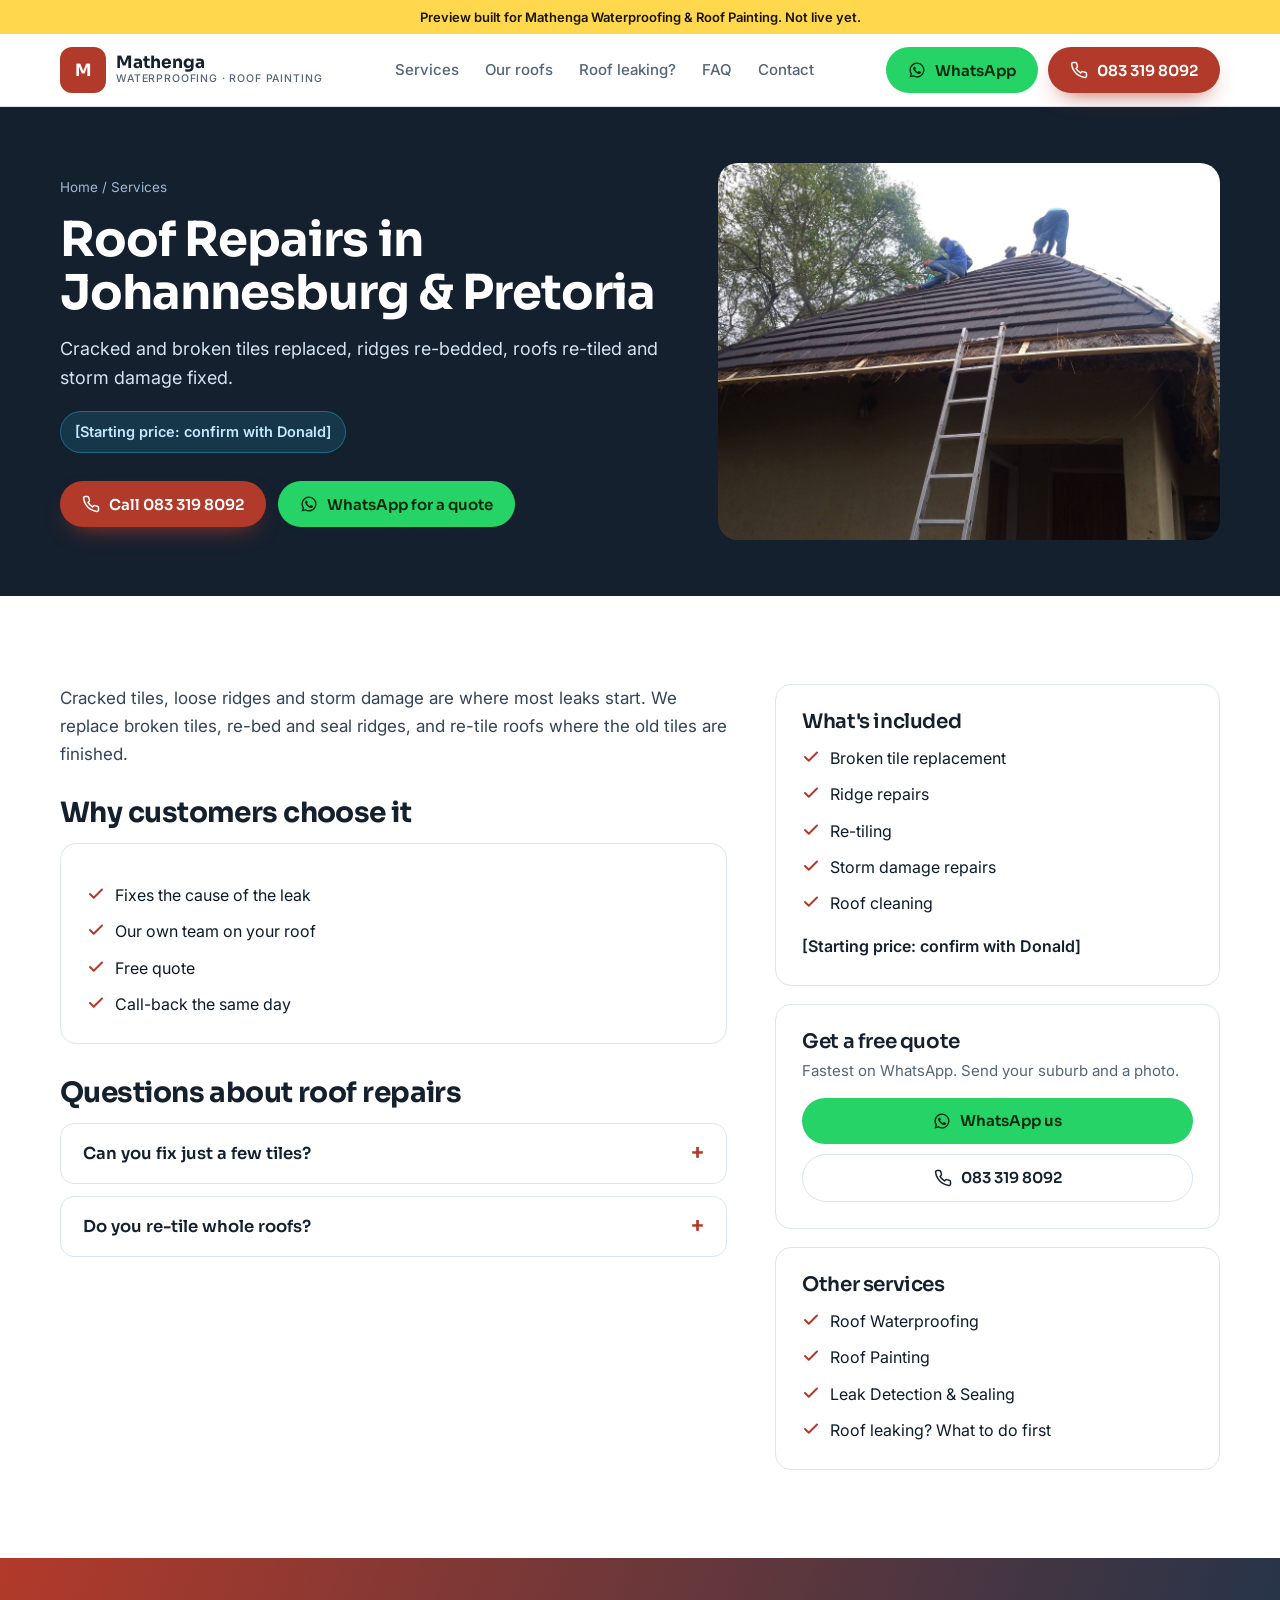
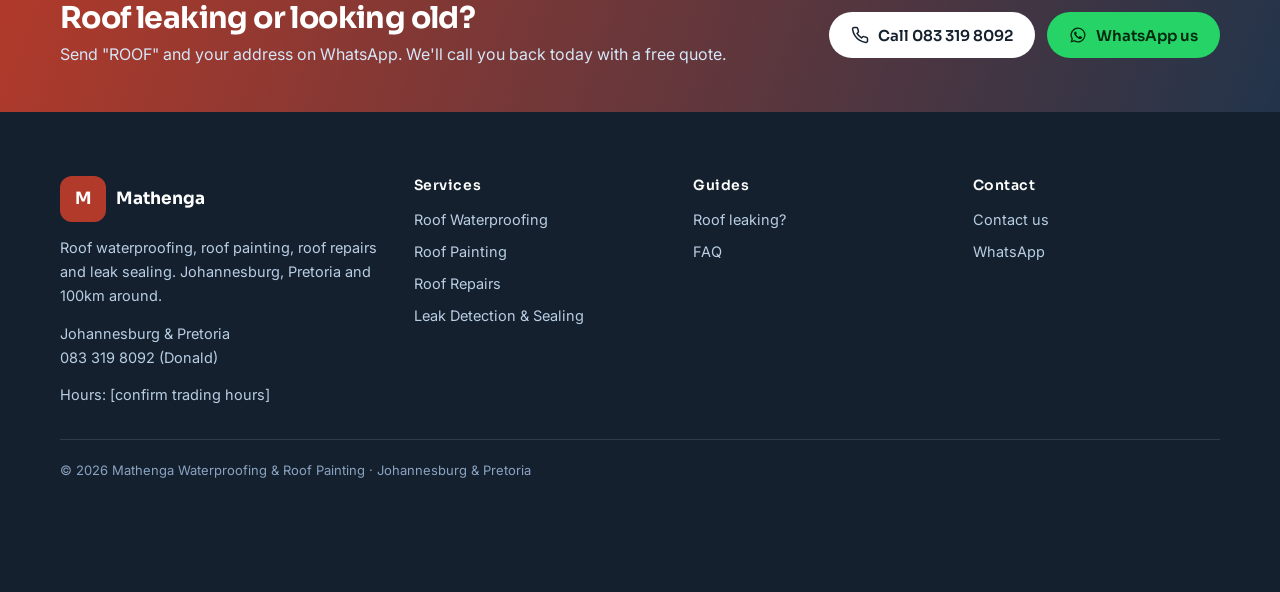
<file: services/roof-repairs/index.html>
<!doctype html>
<html lang="en-ZA">
<head>
<meta charset="utf-8">
<meta name="viewport" content="width=device-width, initial-scale=1">
<!-- PREVIEW: remove noindex + the preview bar when Donald approves and the real domain is live -->
<meta name="robots" content="noindex, nofollow">
<title>Roof Repairs in Johannesburg &amp; Pretoria | Mathenga Waterproofing &amp; Roof Painting</title>
<meta name="description" content="Cracked and broken tiles replaced, ridges re-bedded, roofs re-tiled and storm damage fixed. Free quotes. Call or WhatsApp Mathenga Waterproofing &amp; Roof Painting on 083 319 8092.">
<link rel="canonical" href="https://dannyschaffer.github.io/mathenga-roofing-preview/services/roof-repairs/">
<meta property="og:type" content="website"><meta property="og:title" content="Roof Repairs in Johannesburg &amp; Pretoria | Mathenga Waterproofing &amp; Roof Painting"><meta property="og:description" content="Cracked and broken tiles replaced, ridges re-bedded, roofs re-tiled and storm damage fixed. Free quotes. Call or WhatsApp Mathenga Waterproofing &amp; Roof Painting on 083 319 8092.">
<meta property="og:image" content="https://dannyschaffer.github.io/mathenga-roofing-preview/img/hero-roof-painting-johannesburg.jpg"><meta property="og:url" content="https://dannyschaffer.github.io/mathenga-roofing-preview/services/roof-repairs/">
<link rel="preconnect" href="https://fonts.googleapis.com"><link rel="preconnect" href="https://fonts.gstatic.com" crossorigin><link href="https://fonts.googleapis.com/css2?family=Sora:wght@500;600;700&family=Inter:wght@400;500;600&display=swap" rel="stylesheet">
<link rel="stylesheet" href="../../styles.css?v=1795512666">
<script type="application/ld+json">{"@context": "https://schema.org", "@type": "HomeAndConstructionBusiness", "@id": "https://dannyschaffer.github.io/mathenga-roofing-preview/#business", "name": "Mathenga Waterproofing & Roof Painting", "description": "Roof waterproofing with liquid rubber, roof painting, roof repairs and leak detection and sealing in Johannesburg, Pretoria and 100km around.", "telephone": "+27833198092", "url": "https://dannyschaffer.github.io/mathenga-roofing-preview/", "image": "https://dannyschaffer.github.io/mathenga-roofing-preview/img/hero-roof-painting-johannesburg.jpg", "address": {"@type": "PostalAddress", "addressLocality": "Johannesburg", "addressRegion": "Gauteng", "addressCountry": "ZA"}, "areaServed": ["Johannesburg", "Pretoria", "Gauteng"]}</script><script type="application/ld+json">{"@context": "https://schema.org", "@type": "Service", "name": "Roof Repairs", "serviceType": "Roof Repairs", "description": "Cracked and broken tiles replaced, ridges re-bedded, roofs re-tiled and storm damage fixed.", "provider": {"@id": "https://dannyschaffer.github.io/mathenga-roofing-preview/#business"}, "areaServed": ["Johannesburg", "Pretoria", "Gauteng"]}</script><script type="application/ld+json">{"@context": "https://schema.org", "@type": "FAQPage", "mainEntity": [{"@type": "Question", "name": "Can you fix just a few tiles?", "acceptedAnswer": {"@type": "Answer", "text": "Yes. Send us a photo and your address and we'll quote. [Donald to confirm minimum call-out.]"}}, {"@type": "Question", "name": "Do you re-tile whole roofs?", "acceptedAnswer": {"@type": "Answer", "text": "Yes. When the old tiles are finished, we re-tile the roof."}}]}</script>
</head>
<body>
<div class="preview">Preview built for Mathenga Waterproofing & Roof Painting. Not live yet.</div>
<header><div class="wrap nav">
<a class="brand" href="../../"><span class="mono">M</span><span>Mathenga<small>Waterproofing · Roof Painting</small></span></a>
<nav class="nav-links"><a href="../../#services">Services</a><a href="../../#work">Our roofs</a><a href="../../roof-leaking-what-to-do/">Roof leaking?</a><a href="../../#faq">FAQ</a><a href="../../contact/">Contact</a></nav>
<div class="nav-cta"><a class="btn btn-wa" href="https://wa.me/27833198092?text=Hi%20Donald%2C%20ROOF.%20I%20would%20like%20a%20free%20roof%20quote.%20My%20address%20is%3A%20"><svg viewBox="0 0 24 24" fill="currentColor" aria-hidden="true"><path d="M12 2a10 10 0 0 0-8.6 15.1L2 22l5-1.3A10 10 0 1 0 12 2Zm0 18.2a8.2 8.2 0 0 1-4.2-1.2l-.3-.2-3 .8.8-2.9-.2-.3A8.2 8.2 0 1 1 12 20.2Zm4.5-6.1c-.2-.1-1.5-.7-1.7-.8s-.4-.1-.6.1-.7.8-.8 1-.3.2-.5.1a6.7 6.7 0 0 1-3.3-2.9c-.3-.4.3-.4.7-1.4a.5.5 0 0 0 0-.4l-.8-1.9c-.2-.5-.4-.4-.6-.4h-.5a1 1 0 0 0-.7.3 3 3 0 0 0-.9 2.2 5.2 5.2 0 0 0 1.1 2.7 11.8 11.8 0 0 0 4.5 4c1.7.7 2.3.8 3.2.6a2.7 2.7 0 0 0 1.8-1.2 2.2 2.2 0 0 0 .1-1.2c0-.1-.2-.2-.4-.3Z"/></svg><span>WhatsApp</span></a><a class="btn btn-blue" href="tel:+27833198092"><svg viewBox="0 0 24 24" fill="none" stroke="currentColor" stroke-width="2" stroke-linecap="round" stroke-linejoin="round" aria-hidden="true"><path d="M22 16.9v3a2 2 0 0 1-2.2 2 19.8 19.8 0 0 1-8.6-3.1 19.5 19.5 0 0 1-6-6A19.8 19.8 0 0 1 2.1 4.2 2 2 0 0 1 4.1 2h3a2 2 0 0 1 2 1.7c.1 1 .4 1.9.7 2.8a2 2 0 0 1-.5 2.1L8 9.9a16 16 0 0 0 6 6l1.3-1.3a2 2 0 0 1 2.1-.4c.9.3 1.8.6 2.8.7a2 2 0 0 1 1.8 2Z"/></svg><span>083 319 8092</span></a></div>
</div></header>

<section class="page-hero"><div class="wrap">
<div><div class="crumbs"><a href="../../">Home</a> / <a href="../../#services">Services</a></div>
<h1>Roof Repairs in Johannesburg &amp; Pretoria</h1><p class="lead">Cracked and broken tiles replaced, ridges re-bedded, roofs re-tiled and storm damage fixed.</p>
<span class="tag-price">[Starting price: confirm with Donald]</span>
<div class="hero-ctas"><a class="btn btn-blue" href="tel:+27833198092"><svg viewBox="0 0 24 24" fill="none" stroke="currentColor" stroke-width="2" stroke-linecap="round" stroke-linejoin="round" aria-hidden="true"><path d="M22 16.9v3a2 2 0 0 1-2.2 2 19.8 19.8 0 0 1-8.6-3.1 19.5 19.5 0 0 1-6-6A19.8 19.8 0 0 1 2.1 4.2 2 2 0 0 1 4.1 2h3a2 2 0 0 1 2 1.7c.1 1 .4 1.9.7 2.8a2 2 0 0 1-.5 2.1L8 9.9a16 16 0 0 0 6 6l1.3-1.3a2 2 0 0 1 2.1-.4c.9.3 1.8.6 2.8.7a2 2 0 0 1 1.8 2Z"/></svg>Call 083 319 8092</a><a class="btn btn-wa" href="https://wa.me/27833198092?text=Hi%20Donald%2C%20ROOF.%20I%20would%20like%20a%20quote%20for%20roof%20repairs.%20My%20address%20is%3A%20"><svg viewBox="0 0 24 24" fill="currentColor" aria-hidden="true"><path d="M12 2a10 10 0 0 0-8.6 15.1L2 22l5-1.3A10 10 0 1 0 12 2Zm0 18.2a8.2 8.2 0 0 1-4.2-1.2l-.3-.2-3 .8.8-2.9-.2-.3A8.2 8.2 0 1 1 12 20.2Zm4.5-6.1c-.2-.1-1.5-.7-1.7-.8s-.4-.1-.6.1-.7.8-.8 1-.3.2-.5.1a6.7 6.7 0 0 1-3.3-2.9c-.3-.4.3-.4.7-1.4a.5.5 0 0 0 0-.4l-.8-1.9c-.2-.5-.4-.4-.6-.4h-.5a1 1 0 0 0-.7.3 3 3 0 0 0-.9 2.2 5.2 5.2 0 0 0 1.1 2.7 11.8 11.8 0 0 0 4.5 4c1.7.7 2.3.8 3.2.6a2.7 2.7 0 0 0 1.8-1.2 2.2 2.2 0 0 0 .1-1.2c0-.1-.2-.2-.4-.3Z"/></svg>WhatsApp for a quote</a></div></div>
<img src="../../img/roof-repairs-crew.jpg" alt="Mathenga team repairing a tiled roof">
</div></section>
<section><div class="wrap two">
<div class="body"><p>Cracked tiles, loose ridges and storm damage are where most leaks start. We replace broken tiles, re-bed and seal ridges, and re-tile roofs where the old tiles are finished.</p>

<h2 style="font-size:28px;margin:30px 0 14px">Why customers choose it</h2>
<div class="box"><ul><li><svg viewBox="0 0 24 24" fill="none" stroke="currentColor" stroke-width="2.6" stroke-linecap="round" stroke-linejoin="round" aria-hidden="true"><path d="M20 6 9 17l-5-5"/></svg><span>Fixes the cause of the leak</span></li><li><svg viewBox="0 0 24 24" fill="none" stroke="currentColor" stroke-width="2.6" stroke-linecap="round" stroke-linejoin="round" aria-hidden="true"><path d="M20 6 9 17l-5-5"/></svg><span>Our own team on your roof</span></li><li><svg viewBox="0 0 24 24" fill="none" stroke="currentColor" stroke-width="2.6" stroke-linecap="round" stroke-linejoin="round" aria-hidden="true"><path d="M20 6 9 17l-5-5"/></svg><span>Free quote</span></li><li><svg viewBox="0 0 24 24" fill="none" stroke="currentColor" stroke-width="2.6" stroke-linecap="round" stroke-linejoin="round" aria-hidden="true"><path d="M20 6 9 17l-5-5"/></svg><span>Call-back the same day</span></li></ul></div>
<h2 style="font-size:28px;margin:34px 0 14px">Questions about roof repairs</h2>
<div class="faq-list"><details><summary>Can you fix just a few tiles?</summary><p>Yes. Send us a photo and your address and we&#x27;ll quote. [Donald to confirm minimum call-out.]</p></details><details><summary>Do you re-tile whole roofs?</summary><p>Yes. When the old tiles are finished, we re-tile the roof.</p></details></div>
</div>
<aside><div class="box"><h3>What's included</h3><ul><li><svg viewBox="0 0 24 24" fill="none" stroke="currentColor" stroke-width="2.6" stroke-linecap="round" stroke-linejoin="round" aria-hidden="true"><path d="M20 6 9 17l-5-5"/></svg><span>Broken tile replacement</span></li><li><svg viewBox="0 0 24 24" fill="none" stroke="currentColor" stroke-width="2.6" stroke-linecap="round" stroke-linejoin="round" aria-hidden="true"><path d="M20 6 9 17l-5-5"/></svg><span>Ridge repairs</span></li><li><svg viewBox="0 0 24 24" fill="none" stroke="currentColor" stroke-width="2.6" stroke-linecap="round" stroke-linejoin="round" aria-hidden="true"><path d="M20 6 9 17l-5-5"/></svg><span>Re-tiling</span></li><li><svg viewBox="0 0 24 24" fill="none" stroke="currentColor" stroke-width="2.6" stroke-linecap="round" stroke-linejoin="round" aria-hidden="true"><path d="M20 6 9 17l-5-5"/></svg><span>Storm damage repairs</span></li><li><svg viewBox="0 0 24 24" fill="none" stroke="currentColor" stroke-width="2.6" stroke-linecap="round" stroke-linejoin="round" aria-hidden="true"><path d="M20 6 9 17l-5-5"/></svg><span>Roof cleaning</span></li></ul><p style="margin-top:16px;font-weight:600;color:var(--navy)">[Starting price: confirm with Donald]</p></div>
<div class="box"><h3>Get a free quote</h3><p style="color:var(--muted);margin:6px 0 14px;font-size:15px">Fastest on WhatsApp. Send your suburb and a photo.</p><a class="btn btn-wa" style="width:100%" href="https://wa.me/27833198092?text=Hi%20Donald%2C%20ROOF.%20I%20would%20like%20a%20quote%20for%20roof%20repairs.%20My%20address%20is%3A%20"><svg viewBox="0 0 24 24" fill="currentColor" aria-hidden="true"><path d="M12 2a10 10 0 0 0-8.6 15.1L2 22l5-1.3A10 10 0 1 0 12 2Zm0 18.2a8.2 8.2 0 0 1-4.2-1.2l-.3-.2-3 .8.8-2.9-.2-.3A8.2 8.2 0 1 1 12 20.2Zm4.5-6.1c-.2-.1-1.5-.7-1.7-.8s-.4-.1-.6.1-.7.8-.8 1-.3.2-.5.1a6.7 6.7 0 0 1-3.3-2.9c-.3-.4.3-.4.7-1.4a.5.5 0 0 0 0-.4l-.8-1.9c-.2-.5-.4-.4-.6-.4h-.5a1 1 0 0 0-.7.3 3 3 0 0 0-.9 2.2 5.2 5.2 0 0 0 1.1 2.7 11.8 11.8 0 0 0 4.5 4c1.7.7 2.3.8 3.2.6a2.7 2.7 0 0 0 1.8-1.2 2.2 2.2 0 0 0 .1-1.2c0-.1-.2-.2-.4-.3Z"/></svg>WhatsApp us</a><a class="btn btn-outline" style="width:100%;margin-top:10px" href="tel:+27833198092"><svg viewBox="0 0 24 24" fill="none" stroke="currentColor" stroke-width="2" stroke-linecap="round" stroke-linejoin="round" aria-hidden="true"><path d="M22 16.9v3a2 2 0 0 1-2.2 2 19.8 19.8 0 0 1-8.6-3.1 19.5 19.5 0 0 1-6-6A19.8 19.8 0 0 1 2.1 4.2 2 2 0 0 1 4.1 2h3a2 2 0 0 1 2 1.7c.1 1 .4 1.9.7 2.8a2 2 0 0 1-.5 2.1L8 9.9a16 16 0 0 0 6 6l1.3-1.3a2 2 0 0 1 2.1-.4c.9.3 1.8.6 2.8.7a2 2 0 0 1 1.8 2Z"/></svg>083 319 8092</a></div>
<div class="box"><h3>Other services</h3><ul><li><svg viewBox="0 0 24 24" fill="none" stroke="currentColor" stroke-width="2.6" stroke-linecap="round" stroke-linejoin="round" aria-hidden="true"><path d="M20 6 9 17l-5-5"/></svg><a href="../roof-waterproofing/">Roof Waterproofing</a></li><li><svg viewBox="0 0 24 24" fill="none" stroke="currentColor" stroke-width="2.6" stroke-linecap="round" stroke-linejoin="round" aria-hidden="true"><path d="M20 6 9 17l-5-5"/></svg><a href="../roof-painting/">Roof Painting</a></li><li><svg viewBox="0 0 24 24" fill="none" stroke="currentColor" stroke-width="2.6" stroke-linecap="round" stroke-linejoin="round" aria-hidden="true"><path d="M20 6 9 17l-5-5"/></svg><a href="../leak-detection-sealing/">Leak Detection &amp; Sealing</a></li><li><svg viewBox="0 0 24 24" fill="none" stroke="currentColor" stroke-width="2.6" stroke-linecap="round" stroke-linejoin="round" aria-hidden="true"><path d="M20 6 9 17l-5-5"/></svg><a href="../../roof-leaking-what-to-do/">Roof leaking? What to do first</a></li></ul></div></aside>
</div></section>
<div class="band"><div class="wrap"><div><h2>Roof leaking or looking old?</h2><p>Send &quot;ROOF&quot; and your address on WhatsApp. We&#x27;ll call you back today with a free quote.</p></div>
<div class="ctas"><a class="btn btn-white" href="tel:+27833198092"><svg viewBox="0 0 24 24" fill="none" stroke="currentColor" stroke-width="2" stroke-linecap="round" stroke-linejoin="round" aria-hidden="true"><path d="M22 16.9v3a2 2 0 0 1-2.2 2 19.8 19.8 0 0 1-8.6-3.1 19.5 19.5 0 0 1-6-6A19.8 19.8 0 0 1 2.1 4.2 2 2 0 0 1 4.1 2h3a2 2 0 0 1 2 1.7c.1 1 .4 1.9.7 2.8a2 2 0 0 1-.5 2.1L8 9.9a16 16 0 0 0 6 6l1.3-1.3a2 2 0 0 1 2.1-.4c.9.3 1.8.6 2.8.7a2 2 0 0 1 1.8 2Z"/></svg>Call 083 319 8092</a><a class="btn btn-wa" href="https://wa.me/27833198092?text=Hi%20Donald%2C%20ROOF.%20I%20would%20like%20a%20free%20roof%20quote.%20My%20address%20is%3A%20"><svg viewBox="0 0 24 24" fill="currentColor" aria-hidden="true"><path d="M12 2a10 10 0 0 0-8.6 15.1L2 22l5-1.3A10 10 0 1 0 12 2Zm0 18.2a8.2 8.2 0 0 1-4.2-1.2l-.3-.2-3 .8.8-2.9-.2-.3A8.2 8.2 0 1 1 12 20.2Zm4.5-6.1c-.2-.1-1.5-.7-1.7-.8s-.4-.1-.6.1-.7.8-.8 1-.3.2-.5.1a6.7 6.7 0 0 1-3.3-2.9c-.3-.4.3-.4.7-1.4a.5.5 0 0 0 0-.4l-.8-1.9c-.2-.5-.4-.4-.6-.4h-.5a1 1 0 0 0-.7.3 3 3 0 0 0-.9 2.2 5.2 5.2 0 0 0 1.1 2.7 11.8 11.8 0 0 0 4.5 4c1.7.7 2.3.8 3.2.6a2.7 2.7 0 0 0 1.8-1.2 2.2 2.2 0 0 0 .1-1.2c0-.1-.2-.2-.4-.3Z"/></svg>WhatsApp us</a></div></div></div>
<footer><div class="wrap">
<div><a class="brand" href="../../"><span class="mono">M</span><span>Mathenga</span></a>
<p style="margin-top:12px">Roof waterproofing, roof painting, roof repairs and leak sealing. Johannesburg, Pretoria and 100km around.</p>
<p style="margin-top:14px">Johannesburg &amp; Pretoria<br><a href="tel:+27833198092">083 319 8092</a> (Donald)</p>
<p style="margin-top:14px">Hours: [confirm trading hours]</p></div>
<div><h4>Services</h4><ul><li><a href="../../services/roof-waterproofing/">Roof Waterproofing</a></li><li><a href="../../services/roof-painting/">Roof Painting</a></li><li><a href="../../services/roof-repairs/">Roof Repairs</a></li><li><a href="../../services/leak-detection-sealing/">Leak Detection &amp; Sealing</a></li></ul></div>
<div><h4>Guides</h4><ul><li><a href="../../roof-leaking-what-to-do/">Roof leaking?</a></li><li><a href="../../#faq">FAQ</a></li></ul></div>
<div><h4>Contact</h4><ul><li><a href="../../contact/">Contact us</a></li><li><a href="https://wa.me/27833198092?text=Hi%20Donald%2C%20ROOF.%20I%20would%20like%20a%20free%20roof%20quote.%20My%20address%20is%3A%20">WhatsApp</a></li></ul></div>
<div class="legal">© 2026 Mathenga Waterproofing & Roof Painting · Johannesburg &amp; Pretoria</div>
</div></footer>
<div class="mbar"><a class="btn btn-blue" href="tel:+27833198092"><svg viewBox="0 0 24 24" fill="none" stroke="currentColor" stroke-width="2" stroke-linecap="round" stroke-linejoin="round" aria-hidden="true"><path d="M22 16.9v3a2 2 0 0 1-2.2 2 19.8 19.8 0 0 1-8.6-3.1 19.5 19.5 0 0 1-6-6A19.8 19.8 0 0 1 2.1 4.2 2 2 0 0 1 4.1 2h3a2 2 0 0 1 2 1.7c.1 1 .4 1.9.7 2.8a2 2 0 0 1-.5 2.1L8 9.9a16 16 0 0 0 6 6l1.3-1.3a2 2 0 0 1 2.1-.4c.9.3 1.8.6 2.8.7a2 2 0 0 1 1.8 2Z"/></svg>Call now</a><a class="btn btn-wa" href="https://wa.me/27833198092?text=Hi%20Donald%2C%20ROOF.%20I%20would%20like%20a%20free%20roof%20quote.%20My%20address%20is%3A%20"><svg viewBox="0 0 24 24" fill="currentColor" aria-hidden="true"><path d="M12 2a10 10 0 0 0-8.6 15.1L2 22l5-1.3A10 10 0 1 0 12 2Zm0 18.2a8.2 8.2 0 0 1-4.2-1.2l-.3-.2-3 .8.8-2.9-.2-.3A8.2 8.2 0 1 1 12 20.2Zm4.5-6.1c-.2-.1-1.5-.7-1.7-.8s-.4-.1-.6.1-.7.8-.8 1-.3.2-.5.1a6.7 6.7 0 0 1-3.3-2.9c-.3-.4.3-.4.7-1.4a.5.5 0 0 0 0-.4l-.8-1.9c-.2-.5-.4-.4-.6-.4h-.5a1 1 0 0 0-.7.3 3 3 0 0 0-.9 2.2 5.2 5.2 0 0 0 1.1 2.7 11.8 11.8 0 0 0 4.5 4c1.7.7 2.3.8 3.2.6a2.7 2.7 0 0 0 1.8-1.2 2.2 2.2 0 0 0 .1-1.2c0-.1-.2-.2-.4-.3Z"/></svg>WhatsApp</a></div>
<script>
document.querySelectorAll('form[data-wa]').forEach(f=>f.addEventListener('submit',ev=>{ev.preventDefault();const d=new FormData(f);
const msg=`Hi Donald, ROOF. I'd like a free quote.%0AName: ${d.get('name')||''}%0APhone: ${d.get('phone')||''}%0ASuburb: ${d.get('suburb')||''}%0ANeed: ${d.get('need')||''}`;
window.open('https://wa.me/27833198092?text='+msg.replace(/ /g,'%20'),'_blank');}));
</script>
</body></html>
</file>
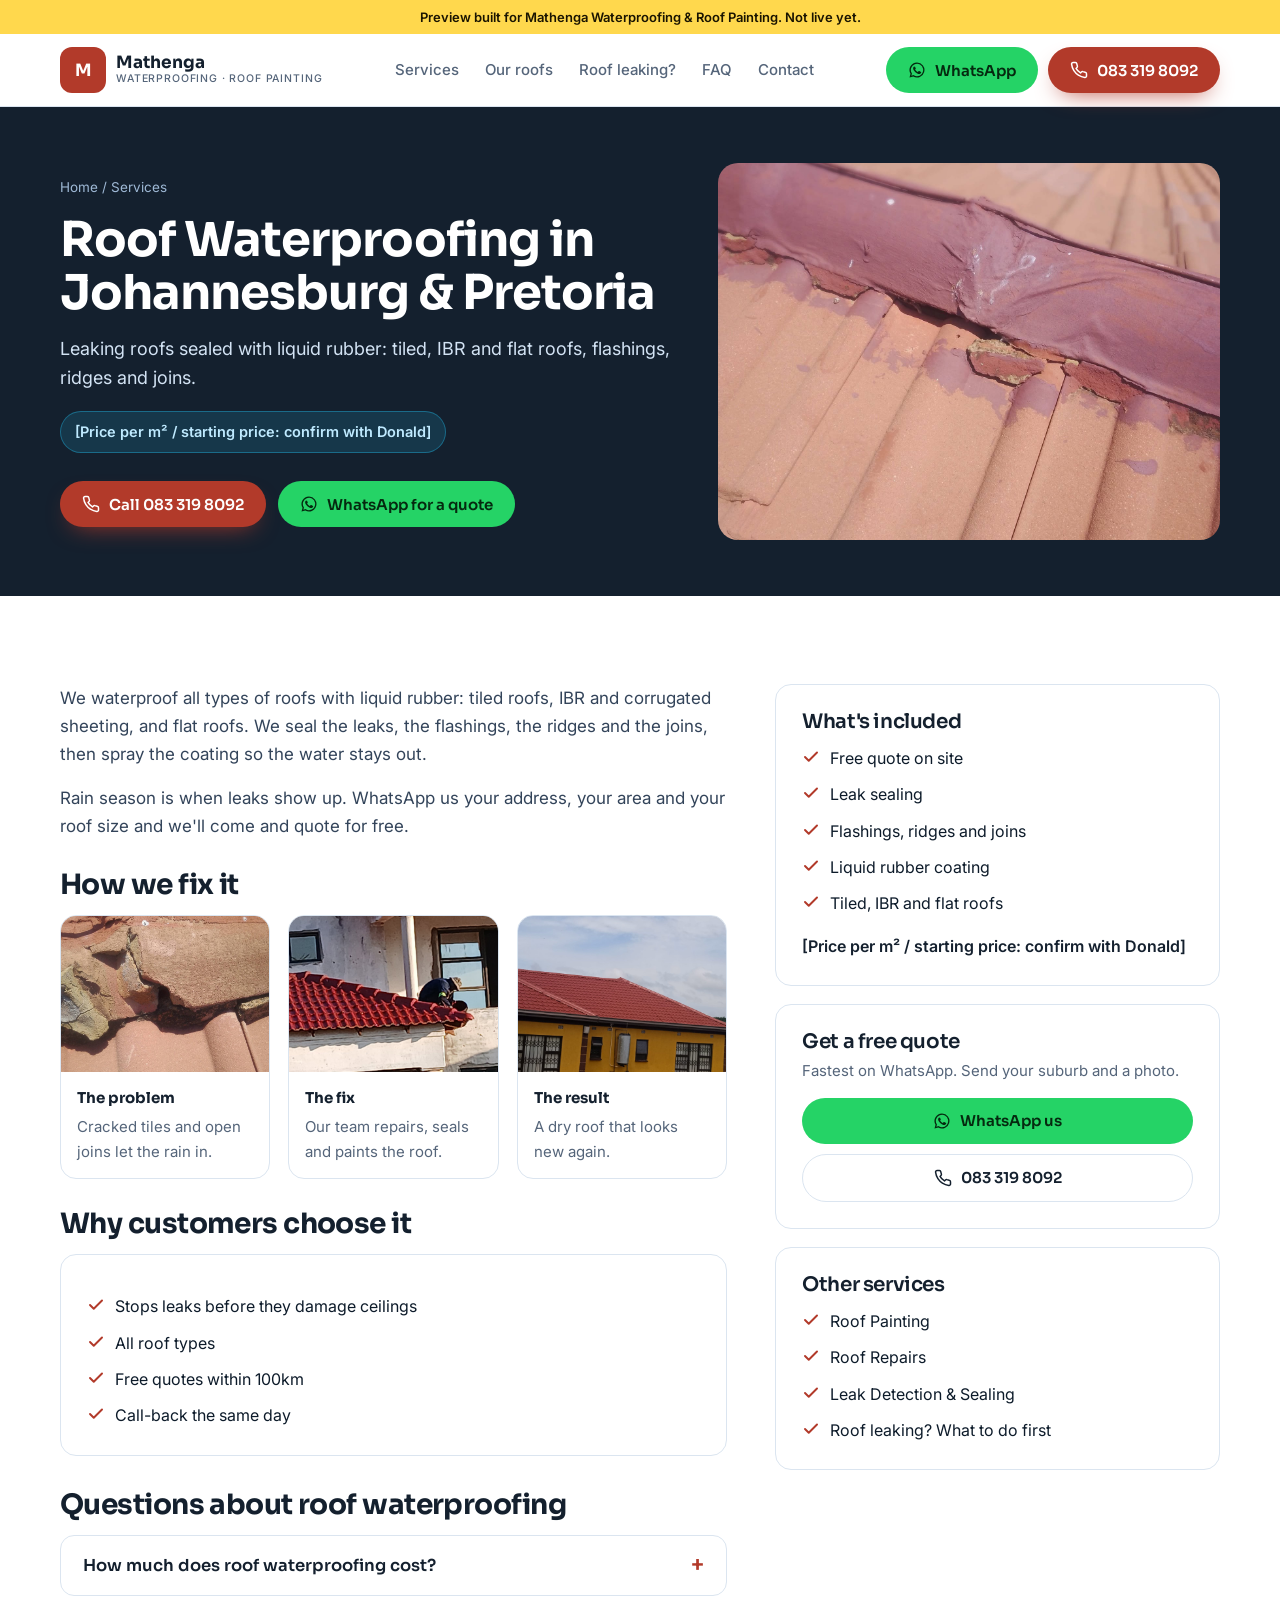
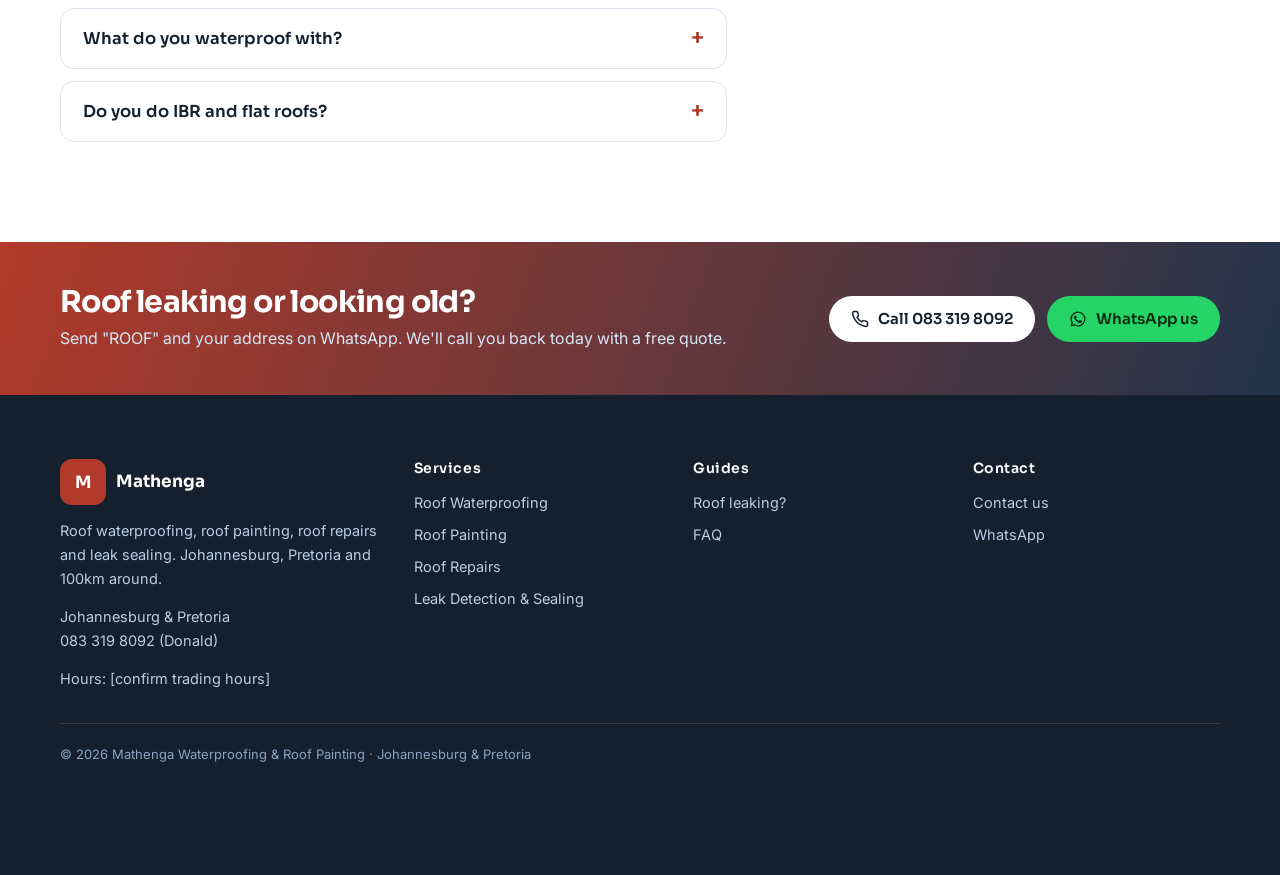
<file: services/roof-waterproofing/index.html>
<!doctype html>
<html lang="en-ZA">
<head>
<meta charset="utf-8">
<meta name="viewport" content="width=device-width, initial-scale=1">
<!-- PREVIEW: remove noindex + the preview bar when Donald approves and the real domain is live -->
<meta name="robots" content="noindex, nofollow">
<title>Roof Waterproofing in Johannesburg &amp; Pretoria | Mathenga Waterproofing &amp; Roof Painting</title>
<meta name="description" content="Leaking roofs sealed with liquid rubber: tiled, IBR and flat roofs, flashings, ridges and joins. Free quotes. Call or WhatsApp Mathenga Waterproofing &amp; Roof Painting on 083 319 8092.">
<link rel="canonical" href="https://dannyschaffer.github.io/mathenga-roofing-preview/services/roof-waterproofing/">
<meta property="og:type" content="website"><meta property="og:title" content="Roof Waterproofing in Johannesburg &amp; Pretoria | Mathenga Waterproofing &amp; Roof Painting"><meta property="og:description" content="Leaking roofs sealed with liquid rubber: tiled, IBR and flat roofs, flashings, ridges and joins. Free quotes. Call or WhatsApp Mathenga Waterproofing &amp; Roof Painting on 083 319 8092.">
<meta property="og:image" content="https://dannyschaffer.github.io/mathenga-roofing-preview/img/hero-roof-painting-johannesburg.jpg"><meta property="og:url" content="https://dannyschaffer.github.io/mathenga-roofing-preview/services/roof-waterproofing/">
<link rel="preconnect" href="https://fonts.googleapis.com"><link rel="preconnect" href="https://fonts.gstatic.com" crossorigin><link href="https://fonts.googleapis.com/css2?family=Sora:wght@500;600;700&family=Inter:wght@400;500;600&display=swap" rel="stylesheet">
<link rel="stylesheet" href="../../styles.css?v=1795512666">
<script type="application/ld+json">{"@context": "https://schema.org", "@type": "HomeAndConstructionBusiness", "@id": "https://dannyschaffer.github.io/mathenga-roofing-preview/#business", "name": "Mathenga Waterproofing & Roof Painting", "description": "Roof waterproofing with liquid rubber, roof painting, roof repairs and leak detection and sealing in Johannesburg, Pretoria and 100km around.", "telephone": "+27833198092", "url": "https://dannyschaffer.github.io/mathenga-roofing-preview/", "image": "https://dannyschaffer.github.io/mathenga-roofing-preview/img/hero-roof-painting-johannesburg.jpg", "address": {"@type": "PostalAddress", "addressLocality": "Johannesburg", "addressRegion": "Gauteng", "addressCountry": "ZA"}, "areaServed": ["Johannesburg", "Pretoria", "Gauteng"]}</script><script type="application/ld+json">{"@context": "https://schema.org", "@type": "Service", "name": "Roof Waterproofing", "serviceType": "Roof Waterproofing", "description": "Leaking roofs sealed with liquid rubber: tiled, IBR and flat roofs, flashings, ridges and joins.", "provider": {"@id": "https://dannyschaffer.github.io/mathenga-roofing-preview/#business"}, "areaServed": ["Johannesburg", "Pretoria", "Gauteng"]}</script><script type="application/ld+json">{"@context": "https://schema.org", "@type": "FAQPage", "mainEntity": [{"@type": "Question", "name": "How much does roof waterproofing cost?", "acceptedAnswer": {"@type": "Answer", "text": "It depends on the roof size, type and condition. [Donald to confirm price per m² or starting price.] Send your roof measurements on WhatsApp for a free quote."}}, {"@type": "Question", "name": "What do you waterproof with?", "acceptedAnswer": {"@type": "Answer", "text": "Liquid rubber, sprayed or painted on. It seals leaks and joins and covers the whole roof."}}, {"@type": "Question", "name": "Do you do IBR and flat roofs?", "acceptedAnswer": {"@type": "Answer", "text": "Yes. We waterproof tiled roofs, IBR and corrugated sheeting, and flat roofs."}}]}</script>
</head>
<body>
<div class="preview">Preview built for Mathenga Waterproofing & Roof Painting. Not live yet.</div>
<header><div class="wrap nav">
<a class="brand" href="../../"><span class="mono">M</span><span>Mathenga<small>Waterproofing · Roof Painting</small></span></a>
<nav class="nav-links"><a href="../../#services">Services</a><a href="../../#work">Our roofs</a><a href="../../roof-leaking-what-to-do/">Roof leaking?</a><a href="../../#faq">FAQ</a><a href="../../contact/">Contact</a></nav>
<div class="nav-cta"><a class="btn btn-wa" href="https://wa.me/27833198092?text=Hi%20Donald%2C%20ROOF.%20I%20would%20like%20a%20free%20roof%20quote.%20My%20address%20is%3A%20"><svg viewBox="0 0 24 24" fill="currentColor" aria-hidden="true"><path d="M12 2a10 10 0 0 0-8.6 15.1L2 22l5-1.3A10 10 0 1 0 12 2Zm0 18.2a8.2 8.2 0 0 1-4.2-1.2l-.3-.2-3 .8.8-2.9-.2-.3A8.2 8.2 0 1 1 12 20.2Zm4.5-6.1c-.2-.1-1.5-.7-1.7-.8s-.4-.1-.6.1-.7.8-.8 1-.3.2-.5.1a6.7 6.7 0 0 1-3.3-2.9c-.3-.4.3-.4.7-1.4a.5.5 0 0 0 0-.4l-.8-1.9c-.2-.5-.4-.4-.6-.4h-.5a1 1 0 0 0-.7.3 3 3 0 0 0-.9 2.2 5.2 5.2 0 0 0 1.1 2.7 11.8 11.8 0 0 0 4.5 4c1.7.7 2.3.8 3.2.6a2.7 2.7 0 0 0 1.8-1.2 2.2 2.2 0 0 0 .1-1.2c0-.1-.2-.2-.4-.3Z"/></svg><span>WhatsApp</span></a><a class="btn btn-blue" href="tel:+27833198092"><svg viewBox="0 0 24 24" fill="none" stroke="currentColor" stroke-width="2" stroke-linecap="round" stroke-linejoin="round" aria-hidden="true"><path d="M22 16.9v3a2 2 0 0 1-2.2 2 19.8 19.8 0 0 1-8.6-3.1 19.5 19.5 0 0 1-6-6A19.8 19.8 0 0 1 2.1 4.2 2 2 0 0 1 4.1 2h3a2 2 0 0 1 2 1.7c.1 1 .4 1.9.7 2.8a2 2 0 0 1-.5 2.1L8 9.9a16 16 0 0 0 6 6l1.3-1.3a2 2 0 0 1 2.1-.4c.9.3 1.8.6 2.8.7a2 2 0 0 1 1.8 2Z"/></svg><span>083 319 8092</span></a></div>
</div></header>

<section class="page-hero"><div class="wrap">
<div><div class="crumbs"><a href="../../">Home</a> / <a href="../../#services">Services</a></div>
<h1>Roof Waterproofing in Johannesburg &amp; Pretoria</h1><p class="lead">Leaking roofs sealed with liquid rubber: tiled, IBR and flat roofs, flashings, ridges and joins.</p>
<span class="tag-price">[Price per m² / starting price: confirm with Donald]</span>
<div class="hero-ctas"><a class="btn btn-blue" href="tel:+27833198092"><svg viewBox="0 0 24 24" fill="none" stroke="currentColor" stroke-width="2" stroke-linecap="round" stroke-linejoin="round" aria-hidden="true"><path d="M22 16.9v3a2 2 0 0 1-2.2 2 19.8 19.8 0 0 1-8.6-3.1 19.5 19.5 0 0 1-6-6A19.8 19.8 0 0 1 2.1 4.2 2 2 0 0 1 4.1 2h3a2 2 0 0 1 2 1.7c.1 1 .4 1.9.7 2.8a2 2 0 0 1-.5 2.1L8 9.9a16 16 0 0 0 6 6l1.3-1.3a2 2 0 0 1 2.1-.4c.9.3 1.8.6 2.8.7a2 2 0 0 1 1.8 2Z"/></svg>Call 083 319 8092</a><a class="btn btn-wa" href="https://wa.me/27833198092?text=Hi%20Donald%2C%20ROOF.%20I%20would%20like%20a%20quote%20for%20roof%20waterproofing.%20My%20address%20is%3A%20"><svg viewBox="0 0 24 24" fill="currentColor" aria-hidden="true"><path d="M12 2a10 10 0 0 0-8.6 15.1L2 22l5-1.3A10 10 0 1 0 12 2Zm0 18.2a8.2 8.2 0 0 1-4.2-1.2l-.3-.2-3 .8.8-2.9-.2-.3A8.2 8.2 0 1 1 12 20.2Zm4.5-6.1c-.2-.1-1.5-.7-1.7-.8s-.4-.1-.6.1-.7.8-.8 1-.3.2-.5.1a6.7 6.7 0 0 1-3.3-2.9c-.3-.4.3-.4.7-1.4a.5.5 0 0 0 0-.4l-.8-1.9c-.2-.5-.4-.4-.6-.4h-.5a1 1 0 0 0-.7.3 3 3 0 0 0-.9 2.2 5.2 5.2 0 0 0 1.1 2.7 11.8 11.8 0 0 0 4.5 4c1.7.7 2.3.8 3.2.6a2.7 2.7 0 0 0 1.8-1.2 2.2 2.2 0 0 0 .1-1.2c0-.1-.2-.2-.4-.3Z"/></svg>WhatsApp for a quote</a></div></div>
<img src="../../img/roof-waterproofing-sealed.jpg" alt="Roof flashing sealed with liquid rubber waterproofing by Mathenga">
</div></section>
<section><div class="wrap two">
<div class="body"><p>We waterproof all types of roofs with liquid rubber: tiled roofs, IBR and corrugated sheeting, and flat roofs. We seal the leaks, the flashings, the ridges and the joins, then spray the coating so the water stays out.</p><p>Rain season is when leaks show up. WhatsApp us your address, your area and your roof size and we&#x27;ll come and quote for free.</p>
<h2 style="font-size:28px;margin:30px 0 14px">How we fix it</h2><div class="stages"><figure><img src="../../img/cracked-roof-tile.jpg" alt="The problem: Mathenga roofing" loading="lazy"><figcaption><b>The problem</b>Cracked tiles and open joins let the rain in.</figcaption></figure><figure><img src="../../img/roof-painting-in-progress.jpg" alt="The fix: Mathenga roofing" loading="lazy"><figcaption><b>The fix</b>Our team repairs, seals and paints the roof.</figcaption></figure><figure><img src="../../img/roof-painting-red-tiles.jpg" alt="The result: Mathenga roofing" loading="lazy"><figcaption><b>The result</b>A dry roof that looks new again.</figcaption></figure></div>
<h2 style="font-size:28px;margin:30px 0 14px">Why customers choose it</h2>
<div class="box"><ul><li><svg viewBox="0 0 24 24" fill="none" stroke="currentColor" stroke-width="2.6" stroke-linecap="round" stroke-linejoin="round" aria-hidden="true"><path d="M20 6 9 17l-5-5"/></svg><span>Stops leaks before they damage ceilings</span></li><li><svg viewBox="0 0 24 24" fill="none" stroke="currentColor" stroke-width="2.6" stroke-linecap="round" stroke-linejoin="round" aria-hidden="true"><path d="M20 6 9 17l-5-5"/></svg><span>All roof types</span></li><li><svg viewBox="0 0 24 24" fill="none" stroke="currentColor" stroke-width="2.6" stroke-linecap="round" stroke-linejoin="round" aria-hidden="true"><path d="M20 6 9 17l-5-5"/></svg><span>Free quotes within 100km</span></li><li><svg viewBox="0 0 24 24" fill="none" stroke="currentColor" stroke-width="2.6" stroke-linecap="round" stroke-linejoin="round" aria-hidden="true"><path d="M20 6 9 17l-5-5"/></svg><span>Call-back the same day</span></li></ul></div>
<h2 style="font-size:28px;margin:34px 0 14px">Questions about roof waterproofing</h2>
<div class="faq-list"><details><summary>How much does roof waterproofing cost?</summary><p>It depends on the roof size, type and condition. [Donald to confirm price per m² or starting price.] Send your roof measurements on WhatsApp for a free quote.</p></details><details><summary>What do you waterproof with?</summary><p>Liquid rubber, sprayed or painted on. It seals leaks and joins and covers the whole roof.</p></details><details><summary>Do you do IBR and flat roofs?</summary><p>Yes. We waterproof tiled roofs, IBR and corrugated sheeting, and flat roofs.</p></details></div>
</div>
<aside><div class="box"><h3>What's included</h3><ul><li><svg viewBox="0 0 24 24" fill="none" stroke="currentColor" stroke-width="2.6" stroke-linecap="round" stroke-linejoin="round" aria-hidden="true"><path d="M20 6 9 17l-5-5"/></svg><span>Free quote on site</span></li><li><svg viewBox="0 0 24 24" fill="none" stroke="currentColor" stroke-width="2.6" stroke-linecap="round" stroke-linejoin="round" aria-hidden="true"><path d="M20 6 9 17l-5-5"/></svg><span>Leak sealing</span></li><li><svg viewBox="0 0 24 24" fill="none" stroke="currentColor" stroke-width="2.6" stroke-linecap="round" stroke-linejoin="round" aria-hidden="true"><path d="M20 6 9 17l-5-5"/></svg><span>Flashings, ridges and joins</span></li><li><svg viewBox="0 0 24 24" fill="none" stroke="currentColor" stroke-width="2.6" stroke-linecap="round" stroke-linejoin="round" aria-hidden="true"><path d="M20 6 9 17l-5-5"/></svg><span>Liquid rubber coating</span></li><li><svg viewBox="0 0 24 24" fill="none" stroke="currentColor" stroke-width="2.6" stroke-linecap="round" stroke-linejoin="round" aria-hidden="true"><path d="M20 6 9 17l-5-5"/></svg><span>Tiled, IBR and flat roofs</span></li></ul><p style="margin-top:16px;font-weight:600;color:var(--navy)">[Price per m² / starting price: confirm with Donald]</p></div>
<div class="box"><h3>Get a free quote</h3><p style="color:var(--muted);margin:6px 0 14px;font-size:15px">Fastest on WhatsApp. Send your suburb and a photo.</p><a class="btn btn-wa" style="width:100%" href="https://wa.me/27833198092?text=Hi%20Donald%2C%20ROOF.%20I%20would%20like%20a%20quote%20for%20roof%20waterproofing.%20My%20address%20is%3A%20"><svg viewBox="0 0 24 24" fill="currentColor" aria-hidden="true"><path d="M12 2a10 10 0 0 0-8.6 15.1L2 22l5-1.3A10 10 0 1 0 12 2Zm0 18.2a8.2 8.2 0 0 1-4.2-1.2l-.3-.2-3 .8.8-2.9-.2-.3A8.2 8.2 0 1 1 12 20.2Zm4.5-6.1c-.2-.1-1.5-.7-1.7-.8s-.4-.1-.6.1-.7.8-.8 1-.3.2-.5.1a6.7 6.7 0 0 1-3.3-2.9c-.3-.4.3-.4.7-1.4a.5.5 0 0 0 0-.4l-.8-1.9c-.2-.5-.4-.4-.6-.4h-.5a1 1 0 0 0-.7.3 3 3 0 0 0-.9 2.2 5.2 5.2 0 0 0 1.1 2.7 11.8 11.8 0 0 0 4.5 4c1.7.7 2.3.8 3.2.6a2.7 2.7 0 0 0 1.8-1.2 2.2 2.2 0 0 0 .1-1.2c0-.1-.2-.2-.4-.3Z"/></svg>WhatsApp us</a><a class="btn btn-outline" style="width:100%;margin-top:10px" href="tel:+27833198092"><svg viewBox="0 0 24 24" fill="none" stroke="currentColor" stroke-width="2" stroke-linecap="round" stroke-linejoin="round" aria-hidden="true"><path d="M22 16.9v3a2 2 0 0 1-2.2 2 19.8 19.8 0 0 1-8.6-3.1 19.5 19.5 0 0 1-6-6A19.8 19.8 0 0 1 2.1 4.2 2 2 0 0 1 4.1 2h3a2 2 0 0 1 2 1.7c.1 1 .4 1.9.7 2.8a2 2 0 0 1-.5 2.1L8 9.9a16 16 0 0 0 6 6l1.3-1.3a2 2 0 0 1 2.1-.4c.9.3 1.8.6 2.8.7a2 2 0 0 1 1.8 2Z"/></svg>083 319 8092</a></div>
<div class="box"><h3>Other services</h3><ul><li><svg viewBox="0 0 24 24" fill="none" stroke="currentColor" stroke-width="2.6" stroke-linecap="round" stroke-linejoin="round" aria-hidden="true"><path d="M20 6 9 17l-5-5"/></svg><a href="../roof-painting/">Roof Painting</a></li><li><svg viewBox="0 0 24 24" fill="none" stroke="currentColor" stroke-width="2.6" stroke-linecap="round" stroke-linejoin="round" aria-hidden="true"><path d="M20 6 9 17l-5-5"/></svg><a href="../roof-repairs/">Roof Repairs</a></li><li><svg viewBox="0 0 24 24" fill="none" stroke="currentColor" stroke-width="2.6" stroke-linecap="round" stroke-linejoin="round" aria-hidden="true"><path d="M20 6 9 17l-5-5"/></svg><a href="../leak-detection-sealing/">Leak Detection &amp; Sealing</a></li><li><svg viewBox="0 0 24 24" fill="none" stroke="currentColor" stroke-width="2.6" stroke-linecap="round" stroke-linejoin="round" aria-hidden="true"><path d="M20 6 9 17l-5-5"/></svg><a href="../../roof-leaking-what-to-do/">Roof leaking? What to do first</a></li></ul></div></aside>
</div></section>
<div class="band"><div class="wrap"><div><h2>Roof leaking or looking old?</h2><p>Send &quot;ROOF&quot; and your address on WhatsApp. We&#x27;ll call you back today with a free quote.</p></div>
<div class="ctas"><a class="btn btn-white" href="tel:+27833198092"><svg viewBox="0 0 24 24" fill="none" stroke="currentColor" stroke-width="2" stroke-linecap="round" stroke-linejoin="round" aria-hidden="true"><path d="M22 16.9v3a2 2 0 0 1-2.2 2 19.8 19.8 0 0 1-8.6-3.1 19.5 19.5 0 0 1-6-6A19.8 19.8 0 0 1 2.1 4.2 2 2 0 0 1 4.1 2h3a2 2 0 0 1 2 1.7c.1 1 .4 1.9.7 2.8a2 2 0 0 1-.5 2.1L8 9.9a16 16 0 0 0 6 6l1.3-1.3a2 2 0 0 1 2.1-.4c.9.3 1.8.6 2.8.7a2 2 0 0 1 1.8 2Z"/></svg>Call 083 319 8092</a><a class="btn btn-wa" href="https://wa.me/27833198092?text=Hi%20Donald%2C%20ROOF.%20I%20would%20like%20a%20free%20roof%20quote.%20My%20address%20is%3A%20"><svg viewBox="0 0 24 24" fill="currentColor" aria-hidden="true"><path d="M12 2a10 10 0 0 0-8.6 15.1L2 22l5-1.3A10 10 0 1 0 12 2Zm0 18.2a8.2 8.2 0 0 1-4.2-1.2l-.3-.2-3 .8.8-2.9-.2-.3A8.2 8.2 0 1 1 12 20.2Zm4.5-6.1c-.2-.1-1.5-.7-1.7-.8s-.4-.1-.6.1-.7.8-.8 1-.3.2-.5.1a6.7 6.7 0 0 1-3.3-2.9c-.3-.4.3-.4.7-1.4a.5.5 0 0 0 0-.4l-.8-1.9c-.2-.5-.4-.4-.6-.4h-.5a1 1 0 0 0-.7.3 3 3 0 0 0-.9 2.2 5.2 5.2 0 0 0 1.1 2.7 11.8 11.8 0 0 0 4.5 4c1.7.7 2.3.8 3.2.6a2.7 2.7 0 0 0 1.8-1.2 2.2 2.2 0 0 0 .1-1.2c0-.1-.2-.2-.4-.3Z"/></svg>WhatsApp us</a></div></div></div>
<footer><div class="wrap">
<div><a class="brand" href="../../"><span class="mono">M</span><span>Mathenga</span></a>
<p style="margin-top:12px">Roof waterproofing, roof painting, roof repairs and leak sealing. Johannesburg, Pretoria and 100km around.</p>
<p style="margin-top:14px">Johannesburg &amp; Pretoria<br><a href="tel:+27833198092">083 319 8092</a> (Donald)</p>
<p style="margin-top:14px">Hours: [confirm trading hours]</p></div>
<div><h4>Services</h4><ul><li><a href="../../services/roof-waterproofing/">Roof Waterproofing</a></li><li><a href="../../services/roof-painting/">Roof Painting</a></li><li><a href="../../services/roof-repairs/">Roof Repairs</a></li><li><a href="../../services/leak-detection-sealing/">Leak Detection &amp; Sealing</a></li></ul></div>
<div><h4>Guides</h4><ul><li><a href="../../roof-leaking-what-to-do/">Roof leaking?</a></li><li><a href="../../#faq">FAQ</a></li></ul></div>
<div><h4>Contact</h4><ul><li><a href="../../contact/">Contact us</a></li><li><a href="https://wa.me/27833198092?text=Hi%20Donald%2C%20ROOF.%20I%20would%20like%20a%20free%20roof%20quote.%20My%20address%20is%3A%20">WhatsApp</a></li></ul></div>
<div class="legal">© 2026 Mathenga Waterproofing & Roof Painting · Johannesburg &amp; Pretoria</div>
</div></footer>
<div class="mbar"><a class="btn btn-blue" href="tel:+27833198092"><svg viewBox="0 0 24 24" fill="none" stroke="currentColor" stroke-width="2" stroke-linecap="round" stroke-linejoin="round" aria-hidden="true"><path d="M22 16.9v3a2 2 0 0 1-2.2 2 19.8 19.8 0 0 1-8.6-3.1 19.5 19.5 0 0 1-6-6A19.8 19.8 0 0 1 2.1 4.2 2 2 0 0 1 4.1 2h3a2 2 0 0 1 2 1.7c.1 1 .4 1.9.7 2.8a2 2 0 0 1-.5 2.1L8 9.9a16 16 0 0 0 6 6l1.3-1.3a2 2 0 0 1 2.1-.4c.9.3 1.8.6 2.8.7a2 2 0 0 1 1.8 2Z"/></svg>Call now</a><a class="btn btn-wa" href="https://wa.me/27833198092?text=Hi%20Donald%2C%20ROOF.%20I%20would%20like%20a%20free%20roof%20quote.%20My%20address%20is%3A%20"><svg viewBox="0 0 24 24" fill="currentColor" aria-hidden="true"><path d="M12 2a10 10 0 0 0-8.6 15.1L2 22l5-1.3A10 10 0 1 0 12 2Zm0 18.2a8.2 8.2 0 0 1-4.2-1.2l-.3-.2-3 .8.8-2.9-.2-.3A8.2 8.2 0 1 1 12 20.2Zm4.5-6.1c-.2-.1-1.5-.7-1.7-.8s-.4-.1-.6.1-.7.8-.8 1-.3.2-.5.1a6.7 6.7 0 0 1-3.3-2.9c-.3-.4.3-.4.7-1.4a.5.5 0 0 0 0-.4l-.8-1.9c-.2-.5-.4-.4-.6-.4h-.5a1 1 0 0 0-.7.3 3 3 0 0 0-.9 2.2 5.2 5.2 0 0 0 1.1 2.7 11.8 11.8 0 0 0 4.5 4c1.7.7 2.3.8 3.2.6a2.7 2.7 0 0 0 1.8-1.2 2.2 2.2 0 0 0 .1-1.2c0-.1-.2-.2-.4-.3Z"/></svg>WhatsApp</a></div>
<script>
document.querySelectorAll('form[data-wa]').forEach(f=>f.addEventListener('submit',ev=>{ev.preventDefault();const d=new FormData(f);
const msg=`Hi Donald, ROOF. I'd like a free quote.%0AName: ${d.get('name')||''}%0APhone: ${d.get('phone')||''}%0ASuburb: ${d.get('suburb')||''}%0ANeed: ${d.get('need')||''}`;
window.open('https://wa.me/27833198092?text='+msg.replace(/ /g,'%20'),'_blank');}));
</script>
</body></html>
</file>
<file: styles.css>
:root{--navy:#0a2342;--navy-2:#123a66;--blue:#1673d1;--blue-d:#0f5bab;--aqua:#22b8e8;--sky:#eaf4fd;--sky-2:#d7eafb;--ink:#0d1b2a;--muted:#55657a;--line:#dbe5f0;--paper:#fff;--wa:#25d366;--r:16px}
*{box-sizing:border-box;margin:0;padding:0}
html{scroll-behavior:smooth}
body{background:var(--paper);color:var(--ink);font:400 16px/1.65 Inter,system-ui,sans-serif;-webkit-font-smoothing:antialiased}
img{display:block;max-width:100%}
a{color:inherit;text-decoration:none}
.wrap{width:min(1160px,100% - 32px);margin-inline:auto}
h1,h2,h3{font-family:Sora,Inter,sans-serif;line-height:1.1;letter-spacing:-.02em;color:var(--navy)}
h2{font-size:clamp(28px,4vw,42px);font-weight:700}
h3{font-size:20px;font-weight:600}
.eyebrow{font:600 12px/1 Sora,sans-serif;letter-spacing:.14em;text-transform:uppercase;color:var(--blue);margin-bottom:14px;display:block}
.lead{color:var(--muted);font-size:18px;max-width:62ch}
section{padding:88px 0}
.sec-head{margin-bottom:40px;max-width:720px}
.sec-head p{margin-top:12px}
.preview{background:#ffd84d;color:#1a1400;font:600 13px/1.4 Inter,sans-serif;text-align:center;padding:8px 16px}
.topstrip{background:var(--navy);color:#cfe1f5;font-size:13px}
.topstrip .wrap{display:flex;justify-content:space-between;gap:12px;padding:8px 0}
.topstrip a{color:#fff;font-weight:600}
header{position:sticky;top:0;z-index:50;background:rgba(255,255,255,.94);backdrop-filter:blur(12px);border-bottom:1px solid var(--line)}
.nav{display:flex;align-items:center;justify-content:space-between;height:72px;gap:16px}
.brand{display:flex;align-items:center;gap:10px;font:700 17px/1.05 Sora,sans-serif;color:var(--navy)}
.brand img{width:46px;height:46px;border-radius:50%}
.brand small{display:block;font:500 10.5px/1.3 Inter,sans-serif;letter-spacing:.08em;color:var(--muted);text-transform:uppercase}
.nav-links{display:flex;gap:26px;font-weight:500;color:var(--muted);font-size:15px}
.nav-links a:hover{color:var(--blue)}
.nav-cta{display:flex;gap:10px;align-items:center}
.btn{display:inline-flex;align-items:center;justify-content:center;gap:9px;padding:14px 22px;border-radius:999px;font:600 15px/1 Sora,sans-serif;transition:transform .15s,background .15s,box-shadow .15s;cursor:pointer;border:0}
.btn svg{width:18px;height:18px;flex:none}
.btn-blue{background:var(--blue);color:#fff;box-shadow:0 10px 24px -12px var(--blue)}
.btn-blue:hover{background:var(--blue-d);transform:translateY(-1px)}
.btn-wa{background:var(--wa);color:#05290f}
.btn-wa:hover{transform:translateY(-1px);filter:brightness(1.04)}
.btn-line{border:1.5px solid rgba(255,255,255,.5);color:#fff}
.btn-line:hover{border-color:#fff}
.btn-outline{border:1.5px solid var(--line);color:var(--navy);background:#fff}
.btn-outline:hover{border-color:var(--blue);color:var(--blue)}
@media (max-width:900px){.nav-links{display:none}.nav-cta .btn-wa{display:none}.topstrip .hide-m{display:none}}
@media (max-width:600px){.nav-cta .btn span{display:none}.nav-cta .btn{padding:13px}.brand{font-size:15.5px}}
.hero{position:relative;overflow:hidden;color:#fff;padding:64px 0 72px;background:var(--navy)}
.hero-bg{position:absolute;inset:0;background:var(--hero) center 35%/cover;filter:blur(1px);transform:scale(1.02)}
.hero::after{content:"";position:absolute;inset:0;background:linear-gradient(100deg,rgba(10,35,66,.94) 0%,rgba(10,35,66,.78) 45%,rgba(10,35,66,.35) 100%)}
.hero .wrap{position:relative;z-index:1;display:grid;grid-template-columns:1.15fr .85fr;gap:48px;align-items:center}
.hero h1{color:#fff;font-size:clamp(34px,5.2vw,58px);font-weight:700;margin-bottom:18px}
.hero h1 em{font-style:normal;color:var(--aqua)}
.hero .lead{color:#d3e3f4}
.hero-ctas{display:flex;flex-wrap:wrap;gap:12px;margin-top:28px}
.hero-points{display:flex;flex-wrap:wrap;gap:10px 22px;margin-top:28px;font-size:14.5px;color:#d3e3f4}
.hero-points span{display:flex;align-items:center;gap:8px}
.hero-points svg{width:16px;height:16px;color:var(--aqua)}
.card-form{background:#fff;color:var(--ink);border-radius:20px;padding:26px;box-shadow:0 30px 60px -30px rgba(0,0,0,.6)}
.card-form h2{font-size:22px;margin-bottom:4px}
.card-form p.small{color:var(--muted);font-size:14px;margin-bottom:16px}
.field{display:block;margin-bottom:12px}
.field span{display:block;font-size:13px;font-weight:600;color:var(--navy);margin-bottom:5px}
.field input,.field select,.field textarea{width:100%;border:1.5px solid var(--line);border-radius:12px;padding:12px 14px;font:inherit;font-size:15px;background:#fbfdff;color:var(--ink)}
.field input:focus,.field select:focus,.field textarea:focus{outline:none;border-color:var(--blue);background:#fff}
.card-form .btn{width:100%;margin-top:4px}
.form-note{font-size:12.5px;color:var(--muted);margin-top:10px;text-align:center}
.trust{background:var(--sky);border-bottom:1px solid var(--sky-2)}
.trust .wrap{display:grid;grid-template-columns:repeat(4,1fr);gap:18px;padding:26px 0}
.trust div{display:flex;gap:12px;align-items:flex-start;font-size:14.5px;color:var(--navy);font-weight:500;line-height:1.4}
.trust svg{width:22px;height:22px;color:var(--blue);flex:none;background:#fff;border-radius:50%;padding:4px}
@media (max-width:900px){.hero .wrap{grid-template-columns:1fr}.trust .wrap{grid-template-columns:1fr 1fr}}
.prices{background:#fff}
.price-grid{display:grid;grid-template-columns:repeat(3,1fr);gap:20px}
.price{border:1.5px solid var(--line);border-radius:var(--r);padding:28px;display:flex;flex-direction:column;background:#fff}
.price.feature{border-color:var(--blue);box-shadow:0 20px 50px -30px var(--blue);position:relative}
.price.feature::before{content:"Most popular";position:absolute;top:-12px;left:24px;background:var(--blue);color:#fff;font:600 11px/1 Sora,sans-serif;letter-spacing:.08em;text-transform:uppercase;padding:7px 10px;border-radius:999px}
.price h3{margin-bottom:6px}
.price .amt{font:700 34px/1.1 Sora,sans-serif;color:var(--navy);margin:10px 0 4px}
.price .amt small{font:500 14px Inter,sans-serif;color:var(--muted)}
.price ul{list-style:none;margin:16px 0 22px;display:grid;gap:8px;font-size:15px}
.price li{display:flex;gap:9px;align-items:flex-start}
.price li svg{width:17px;height:17px;color:var(--blue);flex:none;margin-top:3px}
.price .btn{margin-top:auto}
@media (max-width:900px){.price-grid{grid-template-columns:1fr}}
.band{background:linear-gradient(110deg,var(--blue) 0%,var(--navy-2) 100%);color:#fff;padding:44px 0}
.band .wrap{display:flex;align-items:center;justify-content:space-between;gap:24px;flex-wrap:wrap}
.band h2{color:#fff;font-size:clamp(22px,3vw,30px)}
.band p{color:#d6e7f8;margin-top:6px}
.band .ctas{display:flex;gap:12px;flex-wrap:wrap}
.band .btn-white{background:#fff;color:var(--navy)}
.svc-grid{display:grid;grid-template-columns:repeat(3,1fr);gap:20px}
.svc{border-radius:var(--r);overflow:hidden;background:#fff;border:1px solid var(--line);display:flex;flex-direction:column;transition:transform .2s,box-shadow .2s}
.svc:hover{transform:translateY(-3px);box-shadow:0 24px 40px -28px rgba(10,35,66,.5)}
.svc img{aspect-ratio:4/3;object-fit:cover;width:100%}
.svc div{padding:20px 22px 24px}
.svc p{color:var(--muted);font-size:15px;margin:8px 0 14px}
.svc .more{color:var(--blue);font-weight:600;font-size:14.5px}
@media (max-width:900px){.svc-grid{grid-template-columns:1fr 1fr}}
@media (max-width:600px){.svc-grid{grid-template-columns:1fr}}
.about{background:var(--sky)}
.about .wrap{display:grid;grid-template-columns:1fr 1fr;gap:56px;align-items:center}
.about img{border-radius:20px;aspect-ratio:1;object-fit:cover;width:100%}
.about p{margin-top:14px;color:#33445a}
.about .owner{margin-top:22px;padding:18px 20px;border-left:4px solid var(--blue);background:#fff;border-radius:0 12px 12px 0;font-size:15px;color:var(--navy)}
@media (max-width:900px){.about .wrap{grid-template-columns:1fr}}
.gallery{display:grid;grid-template-columns:repeat(4,1fr);gap:14px}
.gallery figure{position:relative;border-radius:14px;overflow:hidden}
.gallery img{aspect-ratio:1;object-fit:cover;width:100%;transition:transform .4s}
.gallery figure:hover img{transform:scale(1.04)}
.gallery figcaption{position:absolute;inset:auto 0 0 0;padding:28px 12px 10px;font-size:13px;font-weight:500;color:#fff;background:linear-gradient(transparent,rgba(10,35,66,.85))}
@media (max-width:900px){.gallery{grid-template-columns:1fr 1fr}}
.recent{margin-top:28px;display:flex;flex-wrap:wrap;gap:10px;align-items:center;color:var(--muted);font-size:14.5px}
.chip{border:1px solid var(--line);border-radius:999px;padding:7px 14px;font-size:14px;color:var(--navy);background:#fff}
.chip:hover{border-color:var(--blue);color:var(--blue)}
.reviews{background:var(--sky)}
.review-slot{border:2px dashed #9cc3ea;border-radius:var(--r);padding:36px;text-align:center;background:#fff}
.review-slot h3{margin-bottom:8px}
.review-slot p{color:var(--muted);max-width:56ch;margin:0 auto}
.steps{display:grid;grid-template-columns:repeat(4,1fr);gap:20px;counter-reset:s}
.step{padding:26px;border-radius:var(--r);background:#fff;border:1px solid var(--line)}
.step::before{counter-increment:s;content:counter(s);display:grid;place-items:center;width:40px;height:40px;border-radius:50%;background:var(--sky);color:var(--blue);font:700 17px Sora,sans-serif;margin-bottom:14px}
.step p{color:var(--muted);font-size:15px;margin-top:8px}
@media (max-width:900px){.steps{grid-template-columns:1fr 1fr}}
@media (max-width:600px){.steps{grid-template-columns:1fr}}
.area .wrap{display:grid;grid-template-columns:1fr 1fr;gap:40px;align-items:start}
.map{border-radius:var(--r);overflow:hidden;border:1px solid var(--line);aspect-ratio:4/3}
.map iframe{width:100%;height:100%;border:0}
.area-list{display:flex;flex-wrap:wrap;gap:10px;margin:20px 0 26px}
@media (max-width:900px){.area .wrap{grid-template-columns:1fr}}
.faq{background:var(--sky)}
.faq-list{max-width:820px}
details{background:#fff;border:1px solid var(--line);border-radius:14px;margin-bottom:12px}
summary{cursor:pointer;list-style:none;padding:18px 22px;font:600 16.5px/1.4 Sora,sans-serif;color:var(--navy);display:flex;justify-content:space-between;gap:16px}
summary::-webkit-details-marker{display:none}
summary::after{content:"+";color:var(--blue);font-size:22px;line-height:1}
details[open] summary::after{content:"–"}
details p{padding:0 22px 20px;color:#3b4b60}
footer{background:var(--navy);color:#b9cde3;padding:64px 0 110px;font-size:14.5px}
footer .wrap{display:grid;grid-template-columns:1.3fr 1fr 1fr 1fr;gap:32px}
footer h4{font:600 14px Sora,sans-serif;color:#fff;margin-bottom:14px;letter-spacing:.04em}
footer ul{list-style:none;display:grid;gap:8px}
footer a:hover{color:#fff}
footer .brand{color:#fff;margin-bottom:14px}
footer .legal{grid-column:1/-1;border-top:1px solid rgba(255,255,255,.12);padding-top:20px;font-size:13px;color:#8aa3c0}
@media (max-width:900px){footer .wrap{grid-template-columns:1fr 1fr}}
.mbar{position:fixed;left:0;right:0;bottom:0;z-index:60;display:none;grid-template-columns:1fr 1fr;gap:10px;padding:10px 12px calc(10px + env(safe-area-inset-bottom));background:rgba(255,255,255,.97);border-top:1px solid var(--line);box-shadow:0 -10px 30px -20px rgba(0,0,0,.4)}
.mbar .btn{padding:14px 10px}
@media (max-width:900px){.mbar{display:grid}}
.page-hero{background:var(--navy);color:#fff;padding:56px 0}
.page-hero .wrap{display:grid;grid-template-columns:1.1fr .9fr;gap:44px;align-items:center}
.page-hero h1{color:#fff;font-size:clamp(30px,4.4vw,48px);margin-bottom:14px}
.page-hero .lead{color:#d3e3f4}
.page-hero img{border-radius:20px;aspect-ratio:4/3;object-fit:cover;width:100%}
.crumbs{font-size:13.5px;color:#9fb9d6;margin-bottom:16px}
.crumbs a:hover{color:#fff}
.tag-price{display:inline-block;margin-top:18px;background:rgba(34,184,232,.15);color:#bfeaff;border:1px solid rgba(34,184,232,.4);border-radius:999px;padding:8px 14px;font-weight:600;font-size:14.5px}
@media (max-width:900px){.page-hero .wrap{grid-template-columns:1fr}}
.two{display:grid;grid-template-columns:1.2fr .8fr;gap:48px;align-items:start}
.two .body p{margin-bottom:16px;color:#33445a;font-size:17px}
.box{border:1.5px solid var(--line);border-radius:var(--r);padding:26px;background:#fff}
.box ul{list-style:none;display:grid;gap:10px;margin-top:12px}
.box li{display:flex;gap:10px}
.box li svg{width:18px;height:18px;color:var(--blue);flex:none;margin-top:3px}
.box + .box{margin-top:18px}
@media (max-width:900px){.two{grid-template-columns:1fr}}
.contact-grid{display:grid;grid-template-columns:1fr 1fr;gap:40px}
.contact-lines{display:grid;gap:14px;margin:20px 0}
.contact-lines a,.contact-lines div{display:flex;gap:12px;align-items:center;font-weight:500;color:var(--navy)}
.contact-lines svg{width:20px;height:20px;color:var(--blue)}
@media (max-width:900px){.contact-grid{grid-template-columns:1fr}}

:root{--navy:#14202e;--navy-2:#22344a;--blue:#b23a2a;--blue-d:#922e21;--aqua:#f2a65a;--sky:#f4f1ee}
.hero::after{background:linear-gradient(100deg,rgba(20,32,46,.94) 0%,rgba(20,32,46,.78) 52%,rgba(20,32,46,.35) 100%)}
.hero-bg{background-position:center 60%}
@media (max-width:900px){.hero-bg{background-image:url(img/hero-tall.jpg)!important;background-position:center 40%}header{display:none}.hero .hero-ctas a[href^="tel:"],.page-hero .hero-ctas a[href^="tel:"]{display:none}.hero{padding:40px 0 56px}}
.mono{width:46px;height:46px;border-radius:12px;display:grid;place-items:center;background:var(--blue);color:#fff;font:700 17px Sora,sans-serif;flex:none}
.stages{display:grid;grid-template-columns:repeat(3,1fr);gap:18px;margin-top:10px}
.stages figure{margin:0;background:#fff;border:1px solid var(--line);border-radius:16px;overflow:hidden}
.stages img{width:100%;aspect-ratio:4/3;object-fit:cover;display:block}
.stages figcaption{padding:14px 16px;font-size:15px;color:var(--muted)}.stages b{display:block;color:var(--navy);font-family:Sora,sans-serif;margin-bottom:4px}
@media(max-width:900px){.stages{grid-template-columns:1fr 1fr}}.about img{aspect-ratio:4/3;object-fit:cover}
@media(min-width:901px){.svc-grid{grid-template-columns:repeat(4,1fr)}.gallery{grid-template-columns:repeat(4,1fr)}}
@media(max-width:520px){.stages{grid-template-columns:1fr}}
</file>
